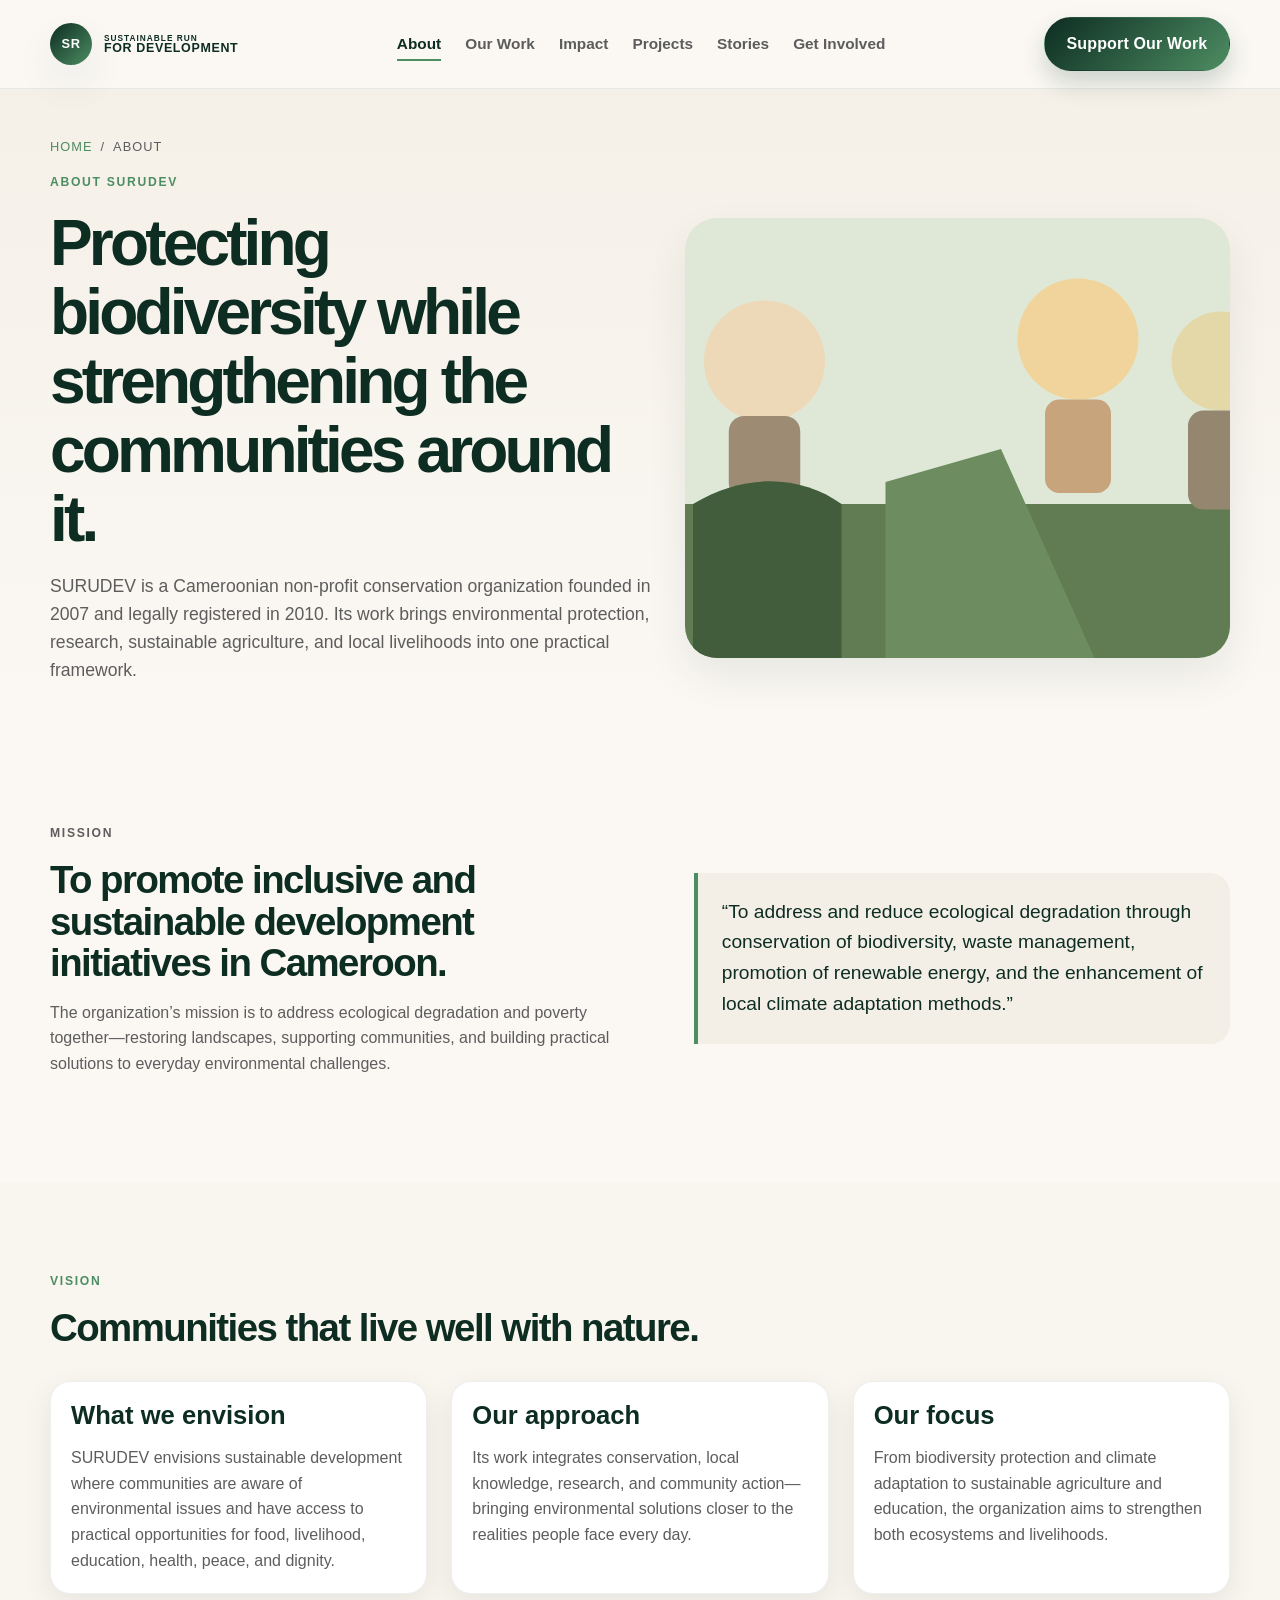
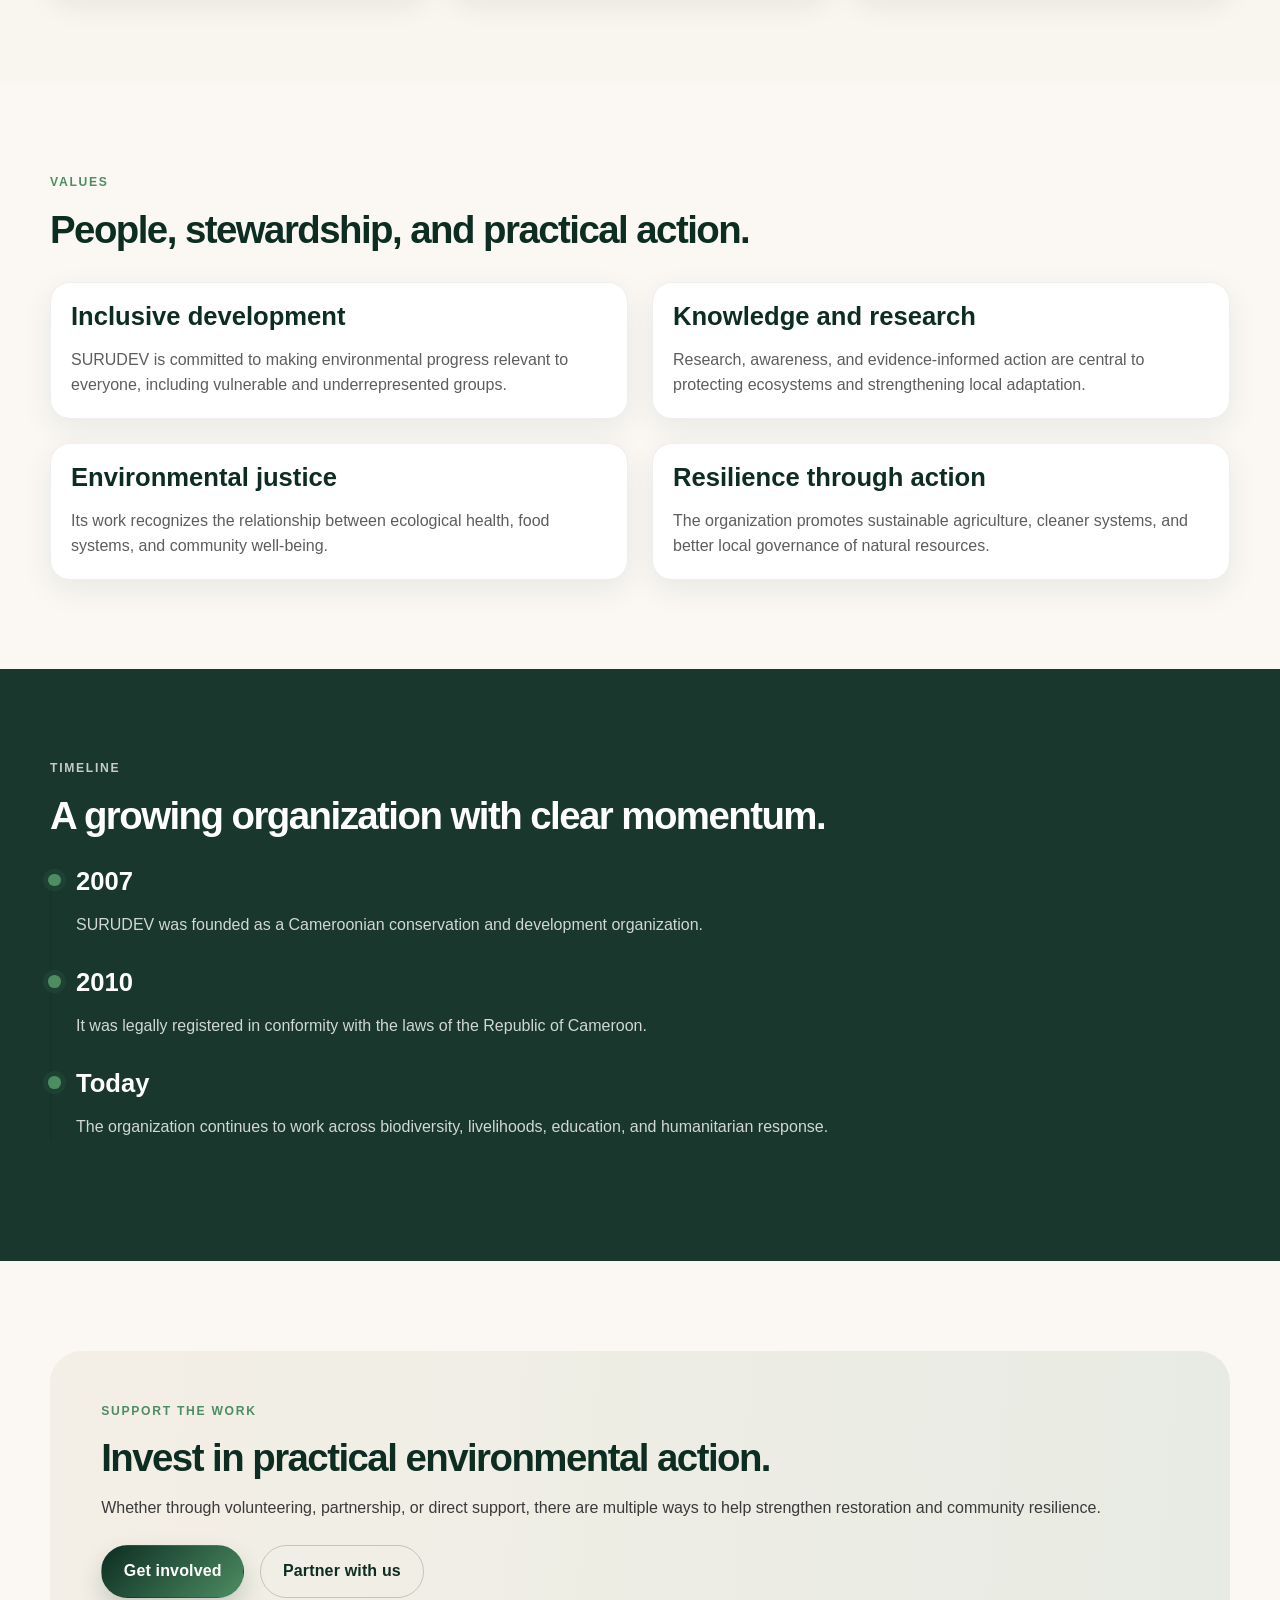
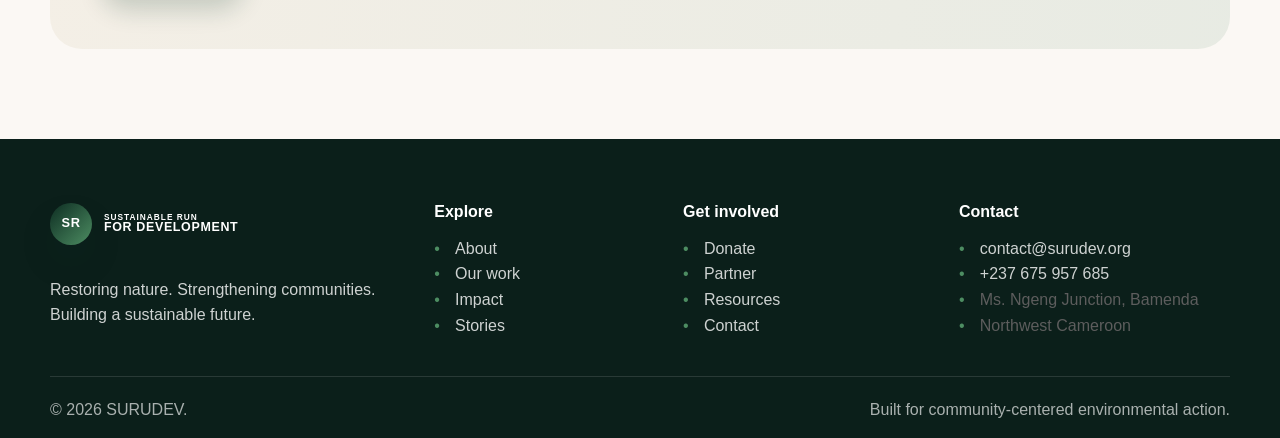
<file: about.html>
<!DOCTYPE html>
<html lang="en">
  <head>
    <meta charset="UTF-8" />
    <meta name="viewport" content="width=device-width, initial-scale=1.0" />
    <title>About | SURUDEV</title>
    <meta name="description" content="Learn about SURUDEV, its mission, vision, and the practical approach it brings to biodiversity conservation and sustainable livelihoods in Cameroon." />
    <link rel="stylesheet" href="css/styles.css" />
    <link rel="stylesheet" href="css/responsive.css" />
    <link rel="stylesheet" href="css/animations.css" />
    <script src="js/main.js" defer></script>
    <script src="js/navigation.js" defer></script>
  </head>
  <body>
    <a class="skip-link" href="#main-content">Skip to content</a>
    <header class="site-header">
      <div class="header-inner">
        <a class="brand" href="index.html" aria-label="SURUDEV home">
          <span class="brand-mark">SR</span>
          <span class="brand-text"><small>Sustainable Run</small><strong>for Development</strong></span>
        </a>
        <nav class="site-nav" aria-label="Main navigation">
          <a href="about.html" class="active">About</a>
          <a href="work.html">Our Work</a>
          <a href="impact.html">Impact</a>
          <a href="projects.html">Projects</a>
          <a href="stories.html">Stories</a>
          <a href="get-involved.html">Get Involved</a>
        </nav>
        <div class="nav-actions">
          <button class="nav-toggle" type="button" aria-label="Toggle navigation" aria-expanded="false"><span></span></button>
          <a class="btn btn-primary" href="get-involved.html">Support Our Work</a>
        </div>
      </div>
    </header>

    <main id="main-content">
      <section class="page-hero">
        <div class="container">
          <div class="breadcrumbs"><a href="index.html">Home</a><span> / </span><span>About</span></div>
          <div class="page-hero-inner reveal">
            <div>
              <p class="section-label">About SURUDEV</p>
              <h1>Protecting biodiversity while strengthening the communities around it.</h1>
              <p class="lead">SURUDEV is a Cameroonian non-profit conservation organization founded in 2007 and legally registered in 2010. Its work brings environmental protection, research, sustainable agriculture, and local livelihoods into one practical framework.</p>
            </div>
            <div class="page-hero-image reveal">
              <img src="assets/community.svg" alt="Environmental fieldwork and local community action" />
            </div>
          </div>
        </div>
      </section>

      <section class="section">
        <div class="container two-column">
          <div class="reveal">
            <p class="section-label">Mission</p>
            <h2>To promote inclusive and sustainable development initiatives in Cameroon.</h2>
            <p>The organization’s mission is to address ecological degradation and poverty together—restoring landscapes, supporting communities, and building practical solutions to everyday environmental challenges.</p>
          </div>
          <div class="reveal">
            <div class="quote-box">“To address and reduce ecological degradation through conservation of biodiversity, waste management, promotion of renewable energy, and the enhancement of local climate adaptation methods.”</div>
          </div>
        </div>
      </section>

      <section class="section" style="background: rgba(244,239,230,0.4);">
        <div class="container">
          <div class="section-intro reveal">
            <p class="section-label">Vision</p>
            <h2>Communities that live well with nature.</h2>
          </div>
          <div class="grid-3">
            <div class="card reveal">
              <div class="card-body">
                <h3>What we envision</h3>
                <p>SURUDEV envisions sustainable development where communities are aware of environmental issues and have access to practical opportunities for food, livelihood, education, health, peace, and dignity.</p>
              </div>
            </div>
            <div class="card reveal">
              <div class="card-body">
                <h3>Our approach</h3>
                <p>Its work integrates conservation, local knowledge, research, and community action—bringing environmental solutions closer to the realities people face every day.</p>
              </div>
            </div>
            <div class="card reveal">
              <div class="card-body">
                <h3>Our focus</h3>
                <p>From biodiversity protection and climate adaptation to sustainable agriculture and education, the organization aims to strengthen both ecosystems and livelihoods.</p>
              </div>
            </div>
          </div>
        </div>
      </section>

      <section class="section">
        <div class="container">
          <div class="section-intro reveal">
            <p class="section-label">Values</p>
            <h2>People, stewardship, and practical action.</h2>
          </div>
          <div class="grid-2">
            <div class="card reveal">
              <div class="card-body">
                <h3>Inclusive development</h3>
                <p>SURUDEV is committed to making environmental progress relevant to everyone, including vulnerable and underrepresented groups.</p>
              </div>
            </div>
            <div class="card reveal">
              <div class="card-body">
                <h3>Knowledge and research</h3>
                <p>Research, awareness, and evidence-informed action are central to protecting ecosystems and strengthening local adaptation.</p>
              </div>
            </div>
            <div class="card reveal">
              <div class="card-body">
                <h3>Environmental justice</h3>
                <p>Its work recognizes the relationship between ecological health, food systems, and community well-being.</p>
              </div>
            </div>
            <div class="card reveal">
              <div class="card-body">
                <h3>Resilience through action</h3>
                <p>The organization promotes sustainable agriculture, cleaner systems, and better local governance of natural resources.</p>
              </div>
            </div>
          </div>
        </div>
      </section>

      <section class="section" style="background: rgba(13,45,34,0.95); color: #fff;">
        <div class="container">
          <div class="section-intro reveal">
            <p class="section-label" style="color: rgba(255,255,255,0.75);">Timeline</p>
            <h2 style="color: #fff;">A growing organization with clear momentum.</h2>
          </div>
          <div class="timeline reveal">
            <div class="timeline-item">
              <h3 style="color: #fff;">2007</h3>
              <p style="color: rgba(255,255,255,0.8);">SURUDEV was founded as a Cameroonian conservation and development organization.</p>
            </div>
            <div class="timeline-item">
              <h3 style="color: #fff;">2010</h3>
              <p style="color: rgba(255,255,255,0.8);">It was legally registered in conformity with the laws of the Republic of Cameroon.</p>
            </div>
            <div class="timeline-item">
              <h3 style="color: #fff;">Today</h3>
              <p style="color: rgba(255,255,255,0.8);">The organization continues to work across biodiversity, livelihoods, education, and humanitarian response.</p>
            </div>
          </div>
        </div>
      </section>

      <section class="section">
        <div class="container">
          <div class="cta-panel reveal">
            <p class="section-label">Support the work</p>
            <h2>Invest in practical environmental action.</h2>
            <p>Whether through volunteering, partnership, or direct support, there are multiple ways to help strengthen restoration and community resilience.</p>
            <div class="btns">
              <a class="btn btn-primary" href="get-involved.html">Get involved</a>
              <a class="btn btn-secondary" href="partner.html">Partner with us</a>
            </div>
          </div>
        </div>
      </section>
    </main>

    <footer class="footer">
      <div class="container">
        <div class="footer-grid">
          <div>
            <a class="brand" href="index.html" aria-label="SURUDEV home" style="margin-bottom: 1rem; color: var(--color-white);">
              <span class="brand-mark">SR</span>
              <span class="brand-text"><small>Sustainable Run</small><strong>for Development</strong></span>
            </a>
            <p>Restoring nature. Strengthening communities. Building a sustainable future.</p>
          </div>
          <div>
            <h4>Explore</h4>
            <ul class="inline-list" style="margin-top: .5rem;">
              <li><a href="about.html">About</a></li>
              <li><a href="work.html">Our work</a></li>
              <li><a href="impact.html">Impact</a></li>
              <li><a href="stories.html">Stories</a></li>
            </ul>
          </div>
          <div>
            <h4>Get involved</h4>
            <ul class="inline-list" style="margin-top: .5rem;">
              <li><a href="get-involved.html">Donate</a></li>
              <li><a href="partner.html">Partner</a></li>
              <li><a href="resources.html">Resources</a></li>
              <li><a href="contact.html">Contact</a></li>
            </ul>
          </div>
          <div>
            <h4>Contact</h4>
            <ul class="inline-list" style="margin-top: .5rem;">
              <li><a href="mailto:contact@surudev.org">contact@surudev.org</a></li>
              <li><a href="tel:+237675957685">+237 675 957 685</a></li>
              <li>Ms. Ngeng Junction, Bamenda</li>
              <li>Northwest Cameroon</li>
            </ul>
          </div>
        </div>
        <div class="footer-bottom">
          <span>© 2026 SURUDEV.</span>
          <span>Built for community-centered environmental action.</span>
        </div>
      </div>
    </footer>
    <button class="btn btn-primary floating-back" type="button" data-back-to-top aria-label="Back to top">Top</button>
  </body>
</html>
</file>
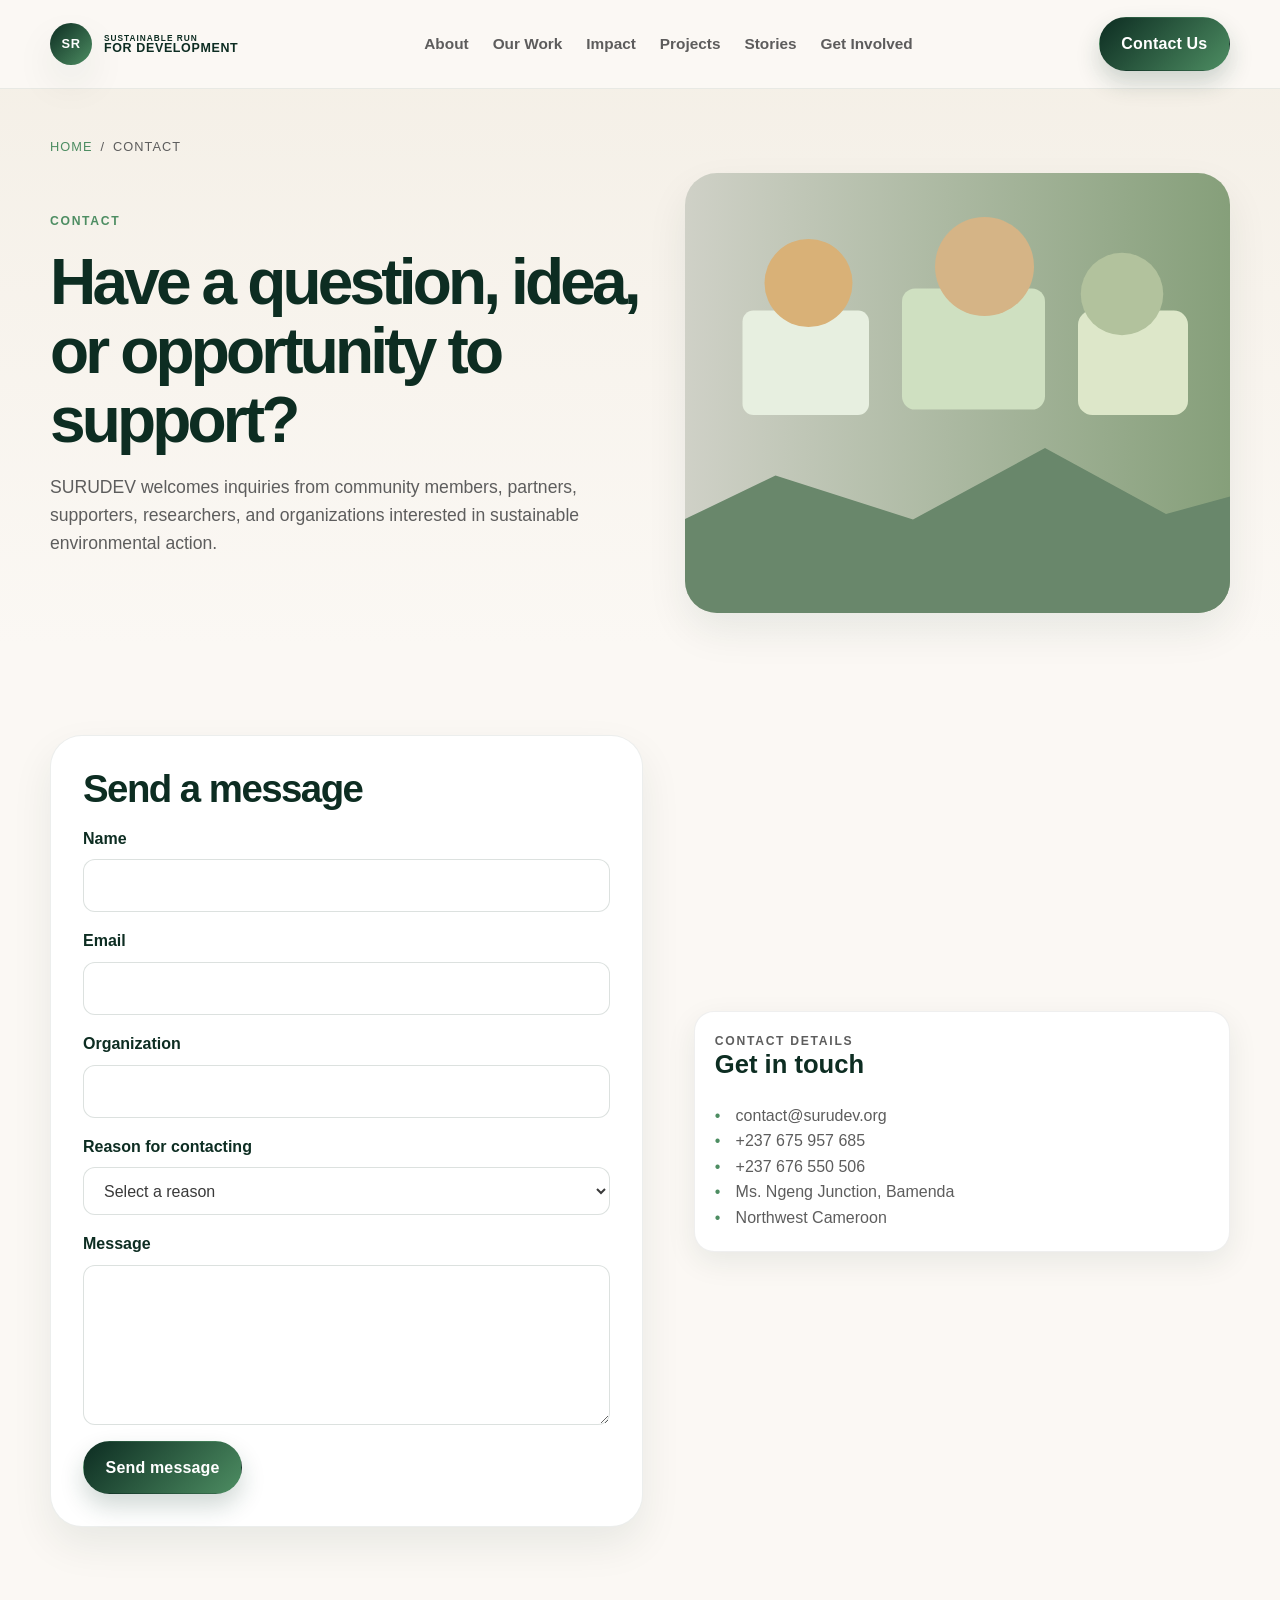
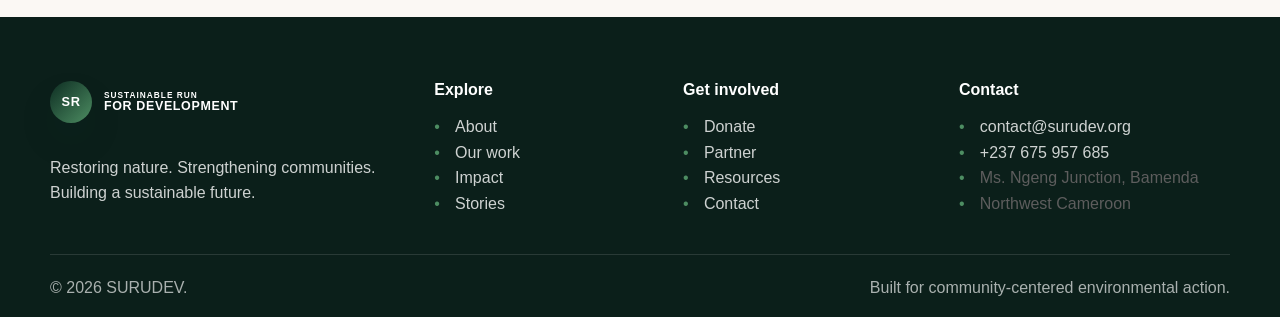
<file: contact.html>
<!DOCTYPE html>
<html lang="en">
  <head>
    <meta charset="UTF-8" />
    <meta name="viewport" content="width=device-width, initial-scale=1.0" />
    <title>Contact | SURUDEV</title>
    <meta name="description" content="Contact SURUDEV to ask questions, support the work, collaborate, or learn more about current projects and opportunities." />
    <link rel="stylesheet" href="css/styles.css" />
    <link rel="stylesheet" href="css/responsive.css" />
    <link rel="stylesheet" href="css/animations.css" />
    <script src="js/main.js" defer></script>
    <script src="js/navigation.js" defer></script>
    <script src="js/forms.js" defer></script>
  </head>
  <body>
    <a class="skip-link" href="#main-content">Skip to content</a>
    <header class="site-header">
      <div class="header-inner">
        <a class="brand" href="index.html" aria-label="SURUDEV home">
          <span class="brand-mark">SR</span>
          <span class="brand-text"><small>Sustainable Run</small><strong>for Development</strong></span>
        </a>
        <nav class="site-nav" aria-label="Main navigation">
          <a href="about.html">About</a>
          <a href="work.html">Our Work</a>
          <a href="impact.html">Impact</a>
          <a href="projects.html">Projects</a>
          <a href="stories.html">Stories</a>
          <a href="get-involved.html">Get Involved</a>
        </nav>
        <div class="nav-actions">
          <button class="nav-toggle" type="button" aria-label="Toggle navigation" aria-expanded="false"><span></span></button>
          <a class="btn btn-primary" href="contact.html">Contact Us</a>
        </div>
      </div>
    </header>

    <main id="main-content">
      <section class="page-hero">
        <div class="container">
          <div class="breadcrumbs"><a href="index.html">Home</a><span> / </span><span>Contact</span></div>
          <div class="page-hero-inner reveal">
            <div>
              <p class="section-label">Contact</p>
              <h1>Have a question, idea, or opportunity to support?</h1>
              <p class="lead">SURUDEV welcomes inquiries from community members, partners, supporters, researchers, and organizations interested in sustainable environmental action.</p>
            </div>
            <div class="page-hero-image reveal">
              <img src="assets/education.svg" alt="Contact and communication in a community environment" />
            </div>
          </div>
        </div>
      </section>

      <section class="section">
        <div class="container two-column">
          <div class="form-card reveal">
            <h2>Send a message</h2>
            <form data-form>
              <div class="field-group">
                <label for="name">Name</label>
                <input id="name" name="name" type="text" required />
              </div>
              <div class="field-group">
                <label for="email">Email</label>
                <input id="email" name="email" type="email" required />
              </div>
              <div class="field-group">
                <label for="organization">Organization</label>
                <input id="organization" name="organization" type="text" />
              </div>
              <div class="field-group">
                <label for="reason">Reason for contacting</label>
                <select id="reason" name="reason" required>
                  <option value="">Select a reason</option>
                  <option value="support">Support</option>
                  <option value="volunteer">Volunteer</option>
                  <option value="partner">Partner</option>
                  <option value="research">Research</option>
                  <option value="general">General inquiry</option>
                </select>
              </div>
              <div class="field-group">
                <label for="message">Message</label>
                <textarea id="message" name="message" required></textarea>
              </div>
              <button type="submit" class="btn btn-primary">Send message</button>
              <div class="form-feedback" aria-live="polite"></div>
            </form>
          </div>

          <div class="reveal">
            <div class="card">
              <div class="card-body">
                <p class="section-label">Contact details</p>
                <h3>Get in touch</h3>
                <ul class="inline-list">
                  <li><a href="mailto:contact@surudev.org">contact@surudev.org</a></li>
                  <li><a href="tel:+237675957685">+237 675 957 685</a></li>
                  <li><a href="tel:+237676550506">+237 676 550 506</a></li>
                  <li>Ms. Ngeng Junction, Bamenda</li>
                  <li>Northwest Cameroon</li>
                </ul>
              </div>
            </div>
          </div>
        </div>
      </section>
    </main>

    <footer class="footer">
      <div class="container">
        <div class="footer-grid">
          <div>
            <a class="brand" href="index.html" aria-label="SURUDEV home" style="margin-bottom: 1rem; color: var(--color-white);">
              <span class="brand-mark">SR</span>
              <span class="brand-text"><small>Sustainable Run</small><strong>for Development</strong></span>
            </a>
            <p>Restoring nature. Strengthening communities. Building a sustainable future.</p>
          </div>
          <div>
            <h4>Explore</h4>
            <ul class="inline-list" style="margin-top: .5rem;">
              <li><a href="about.html">About</a></li>
              <li><a href="work.html">Our work</a></li>
              <li><a href="impact.html">Impact</a></li>
              <li><a href="stories.html">Stories</a></li>
            </ul>
          </div>
          <div>
            <h4>Get involved</h4>
            <ul class="inline-list" style="margin-top: .5rem;">
              <li><a href="get-involved.html">Donate</a></li>
              <li><a href="partner.html">Partner</a></li>
              <li><a href="resources.html">Resources</a></li>
              <li><a href="contact.html">Contact</a></li>
            </ul>
          </div>
          <div>
            <h4>Contact</h4>
            <ul class="inline-list" style="margin-top: .5rem;">
              <li><a href="mailto:contact@surudev.org">contact@surudev.org</a></li>
              <li><a href="tel:+237675957685">+237 675 957 685</a></li>
              <li>Ms. Ngeng Junction, Bamenda</li>
              <li>Northwest Cameroon</li>
            </ul>
          </div>
        </div>
        <div class="footer-bottom">
          <span>© 2026 SURUDEV.</span>
          <span>Built for community-centered environmental action.</span>
        </div>
      </div>
    </footer>
    <button class="btn btn-primary floating-back" type="button" data-back-to-top aria-label="Back to top">Top</button>
  </body>
</html>
</file>
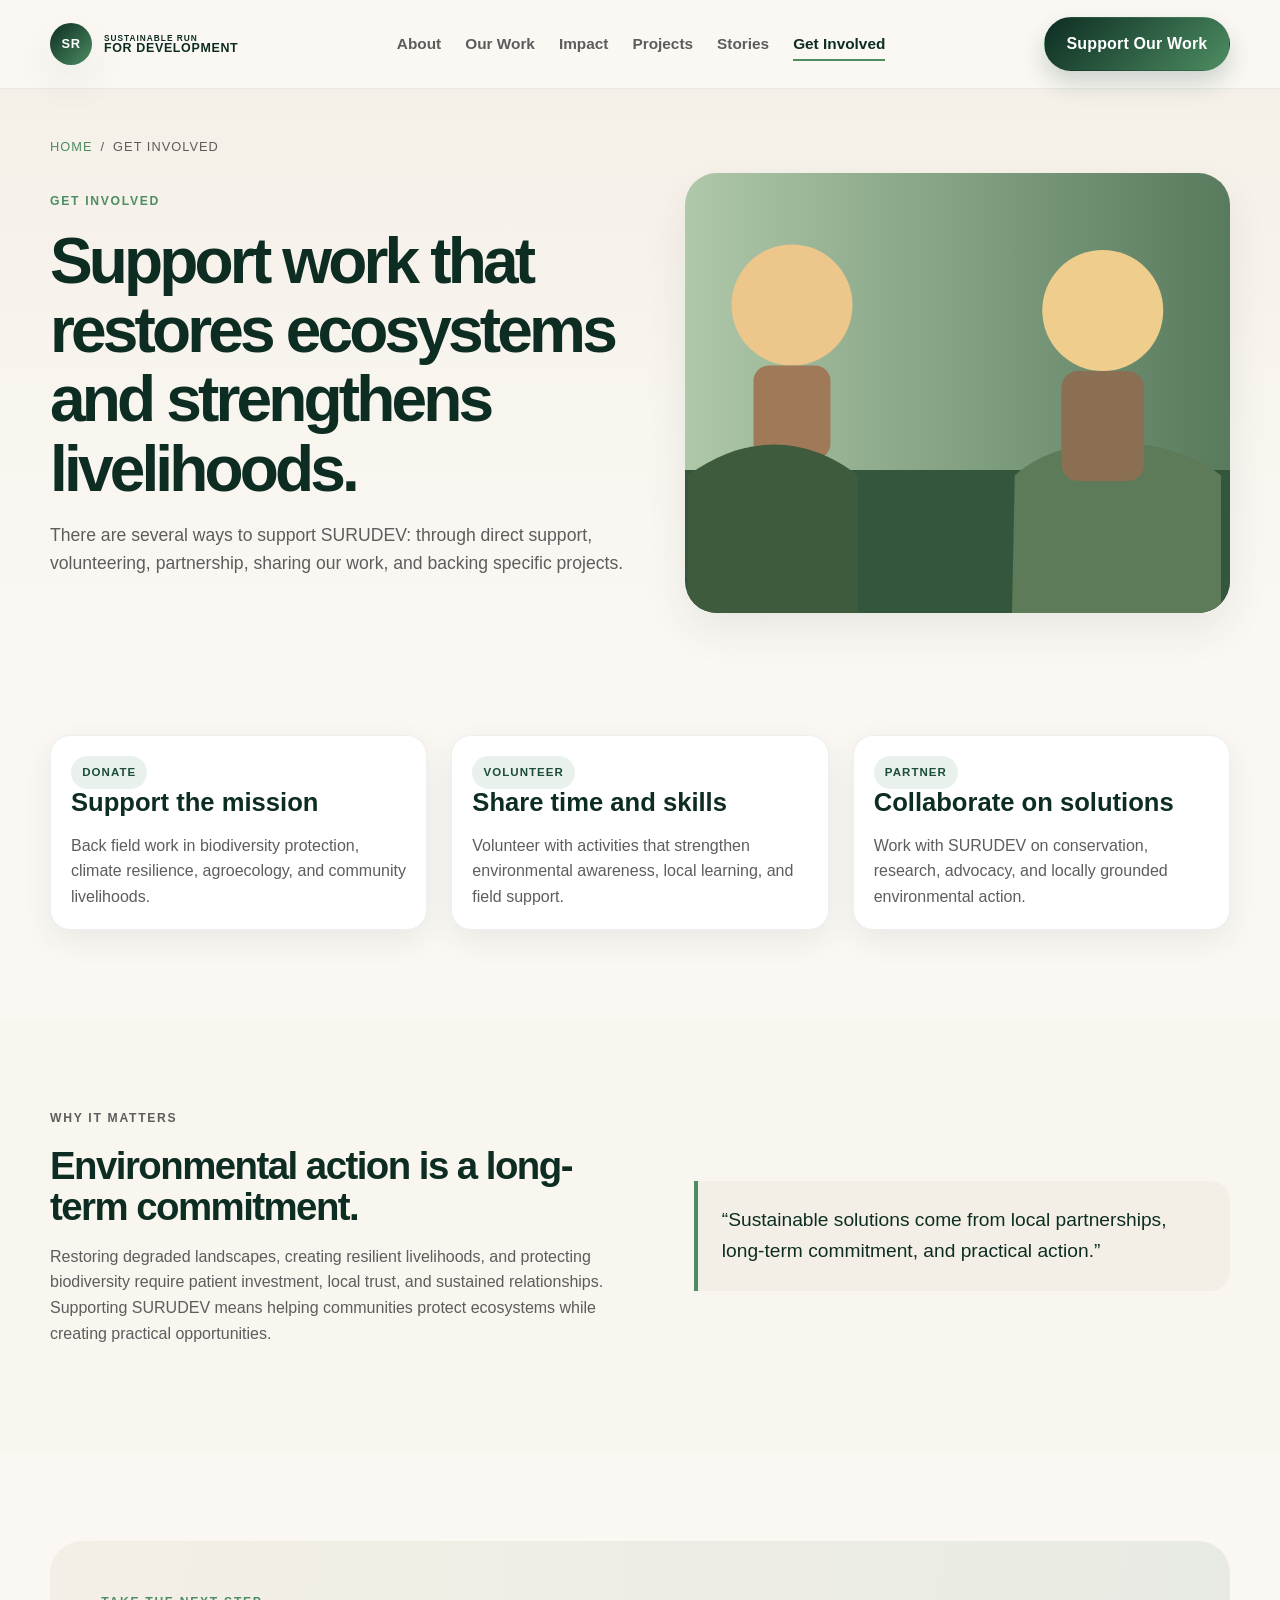
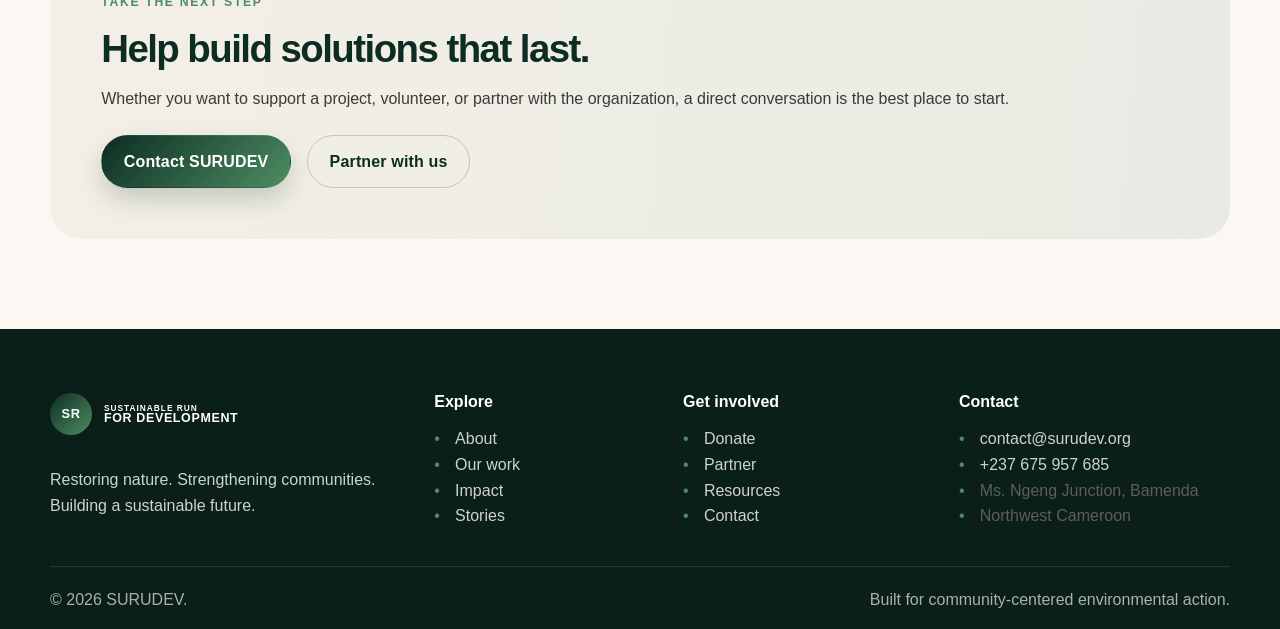
<file: get-involved.html>
<!DOCTYPE html>
<html lang="en">
  <head>
    <meta charset="UTF-8" />
    <meta name="viewport" content="width=device-width, initial-scale=1.0" />
    <title>Get Involved | SURUDEV</title>
    <meta name="description" content="Support SURUDEV by volunteering, partnering, or backing conservation and community livelihood initiatives in Cameroon." />
    <link rel="stylesheet" href="css/styles.css" />
    <link rel="stylesheet" href="css/responsive.css" />
    <link rel="stylesheet" href="css/animations.css" />
    <script src="js/main.js" defer></script>
    <script src="js/navigation.js" defer></script>
  </head>
  <body>
    <a class="skip-link" href="#main-content">Skip to content</a>
    <header class="site-header">
      <div class="header-inner">
        <a class="brand" href="index.html" aria-label="SURUDEV home">
          <span class="brand-mark">SR</span>
          <span class="brand-text"><small>Sustainable Run</small><strong>for Development</strong></span>
        </a>
        <nav class="site-nav" aria-label="Main navigation">
          <a href="about.html">About</a>
          <a href="work.html">Our Work</a>
          <a href="impact.html">Impact</a>
          <a href="projects.html">Projects</a>
          <a href="stories.html">Stories</a>
          <a href="get-involved.html" class="active">Get Involved</a>
        </nav>
        <div class="nav-actions">
          <button class="nav-toggle" type="button" aria-label="Toggle navigation" aria-expanded="false"><span></span></button>
          <a class="btn btn-primary" href="get-involved.html">Support Our Work</a>
        </div>
      </div>
    </header>

    <main id="main-content">
      <section class="page-hero">
        <div class="container">
          <div class="breadcrumbs"><a href="index.html">Home</a><span> / </span><span>Get Involved</span></div>
          <div class="page-hero-inner reveal">
            <div>
              <p class="section-label">Get involved</p>
              <h1>Support work that restores ecosystems and strengthens livelihoods.</h1>
              <p class="lead">There are several ways to support SURUDEV: through direct support, volunteering, partnership, sharing our work, and backing specific projects.</p>
            </div>
            <div class="page-hero-image reveal">
              <img src="assets/community-2.svg" alt="Community action and volunteerism in environmental work" />
            </div>
          </div>
        </div>
      </section>

      <section class="section">
        <div class="container">
          <div class="grid-3">
            <div class="card reveal">
              <div class="card-body">
                <span class="badge">Donate</span>
                <h3>Support the mission</h3>
                <p>Back field work in biodiversity protection, climate resilience, agroecology, and community livelihoods.</p>
              </div>
            </div>
            <div class="card reveal">
              <div class="card-body">
                <span class="badge">Volunteer</span>
                <h3>Share time and skills</h3>
                <p>Volunteer with activities that strengthen environmental awareness, local learning, and field support.</p>
              </div>
            </div>
            <div class="card reveal">
              <div class="card-body">
                <span class="badge">Partner</span>
                <h3>Collaborate on solutions</h3>
                <p>Work with SURUDEV on conservation, research, advocacy, and locally grounded environmental action.</p>
              </div>
            </div>
          </div>
        </div>
      </section>

      <section class="section" style="background: rgba(244,239,230,0.4);">
        <div class="container two-column">
          <div class="reveal">
            <p class="section-label">Why it matters</p>
            <h2>Environmental action is a long-term commitment.</h2>
            <p>Restoring degraded landscapes, creating resilient livelihoods, and protecting biodiversity require patient investment, local trust, and sustained relationships. Supporting SURUDEV means helping communities protect ecosystems while creating practical opportunities.</p>
          </div>
          <div class="quote-box reveal">“Sustainable solutions come from local partnerships, long-term commitment, and practical action.”</div>
        </div>
      </section>

      <section class="section">
        <div class="container">
          <div class="cta-panel reveal">
            <p class="section-label">Take the next step</p>
            <h2>Help build solutions that last.</h2>
            <p>Whether you want to support a project, volunteer, or partner with the organization, a direct conversation is the best place to start.</p>
            <div class="btns">
              <a class="btn btn-primary" href="contact.html">Contact SURUDEV</a>
              <a class="btn btn-secondary" href="partner.html">Partner with us</a>
            </div>
          </div>
        </div>
      </section>
    </main>

    <footer class="footer">
      <div class="container">
        <div class="footer-grid">
          <div>
            <a class="brand" href="index.html" aria-label="SURUDEV home" style="margin-bottom: 1rem; color: var(--color-white);">
              <span class="brand-mark">SR</span>
              <span class="brand-text"><small>Sustainable Run</small><strong>for Development</strong></span>
            </a>
            <p>Restoring nature. Strengthening communities. Building a sustainable future.</p>
          </div>
          <div>
            <h4>Explore</h4>
            <ul class="inline-list" style="margin-top: .5rem;">
              <li><a href="about.html">About</a></li>
              <li><a href="work.html">Our work</a></li>
              <li><a href="impact.html">Impact</a></li>
              <li><a href="stories.html">Stories</a></li>
            </ul>
          </div>
          <div>
            <h4>Get involved</h4>
            <ul class="inline-list" style="margin-top: .5rem;">
              <li><a href="get-involved.html">Donate</a></li>
              <li><a href="partner.html">Partner</a></li>
              <li><a href="resources.html">Resources</a></li>
              <li><a href="contact.html">Contact</a></li>
            </ul>
          </div>
          <div>
            <h4>Contact</h4>
            <ul class="inline-list" style="margin-top: .5rem;">
              <li><a href="mailto:contact@surudev.org">contact@surudev.org</a></li>
              <li><a href="tel:+237675957685">+237 675 957 685</a></li>
              <li>Ms. Ngeng Junction, Bamenda</li>
              <li>Northwest Cameroon</li>
            </ul>
          </div>
        </div>
        <div class="footer-bottom">
          <span>© 2026 SURUDEV.</span>
          <span>Built for community-centered environmental action.</span>
        </div>
      </div>
    </footer>
    <button class="btn btn-primary floating-back" type="button" data-back-to-top aria-label="Back to top">Top</button>
  </body>
</html>
</file>
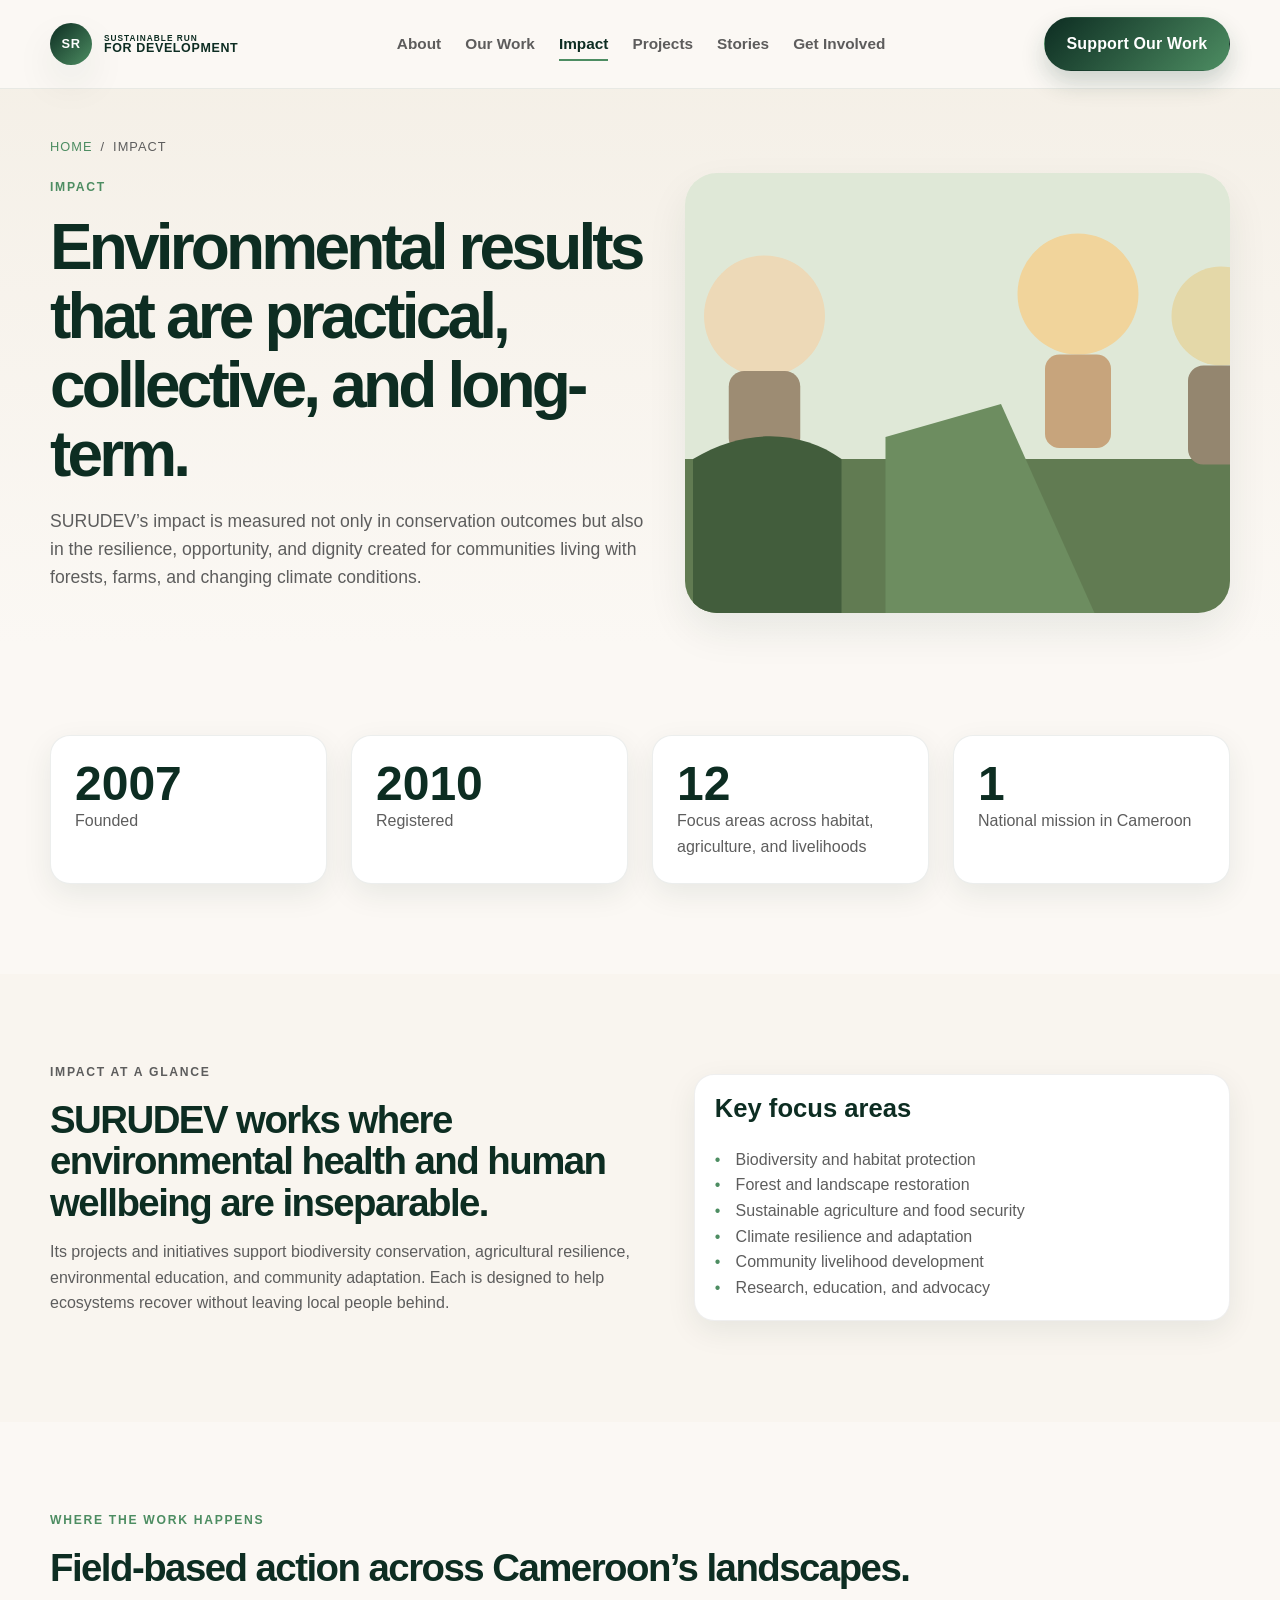
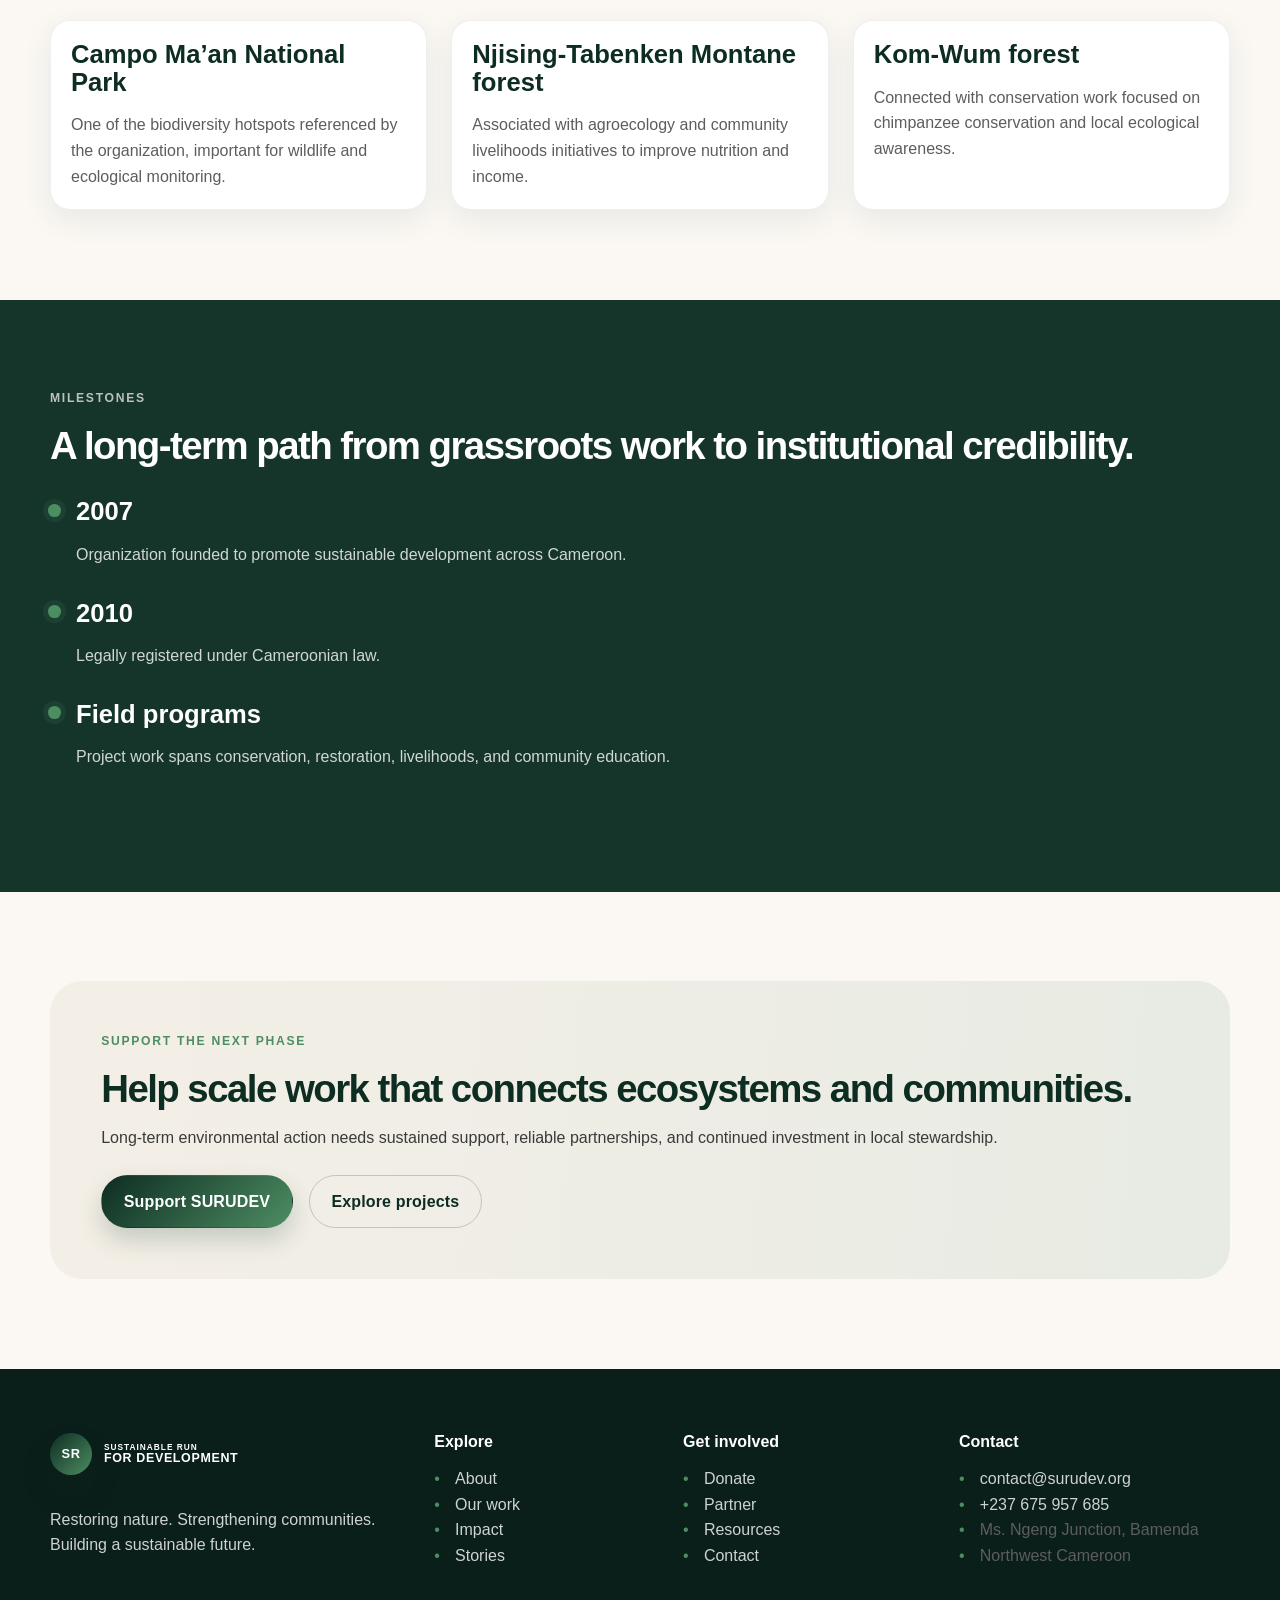
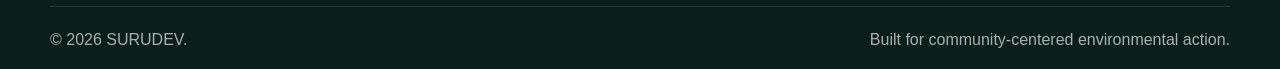
<file: impact.html>
<!DOCTYPE html>
<html lang="en">
  <head>
    <meta charset="UTF-8" />
    <meta name="viewport" content="width=device-width, initial-scale=1.0" />
    <title>Impact | SURUDEV</title>
    <meta name="description" content="SURUDEV’s impact is measured through biodiversity protection, climate resilience, community livelihoods, and sustainable development in Cameroon." />
    <link rel="stylesheet" href="css/styles.css" />
    <link rel="stylesheet" href="css/responsive.css" />
    <link rel="stylesheet" href="css/animations.css" />
    <script src="js/main.js" defer></script>
    <script src="js/navigation.js" defer></script>
  </head>
  <body>
    <a class="skip-link" href="#main-content">Skip to content</a>
    <header class="site-header">
      <div class="header-inner">
        <a class="brand" href="index.html" aria-label="SURUDEV home">
          <span class="brand-mark">SR</span>
          <span class="brand-text"><small>Sustainable Run</small><strong>for Development</strong></span>
        </a>
        <nav class="site-nav" aria-label="Main navigation">
          <a href="about.html">About</a>
          <a href="work.html">Our Work</a>
          <a href="impact.html" class="active">Impact</a>
          <a href="projects.html">Projects</a>
          <a href="stories.html">Stories</a>
          <a href="get-involved.html">Get Involved</a>
        </nav>
        <div class="nav-actions">
          <button class="nav-toggle" type="button" aria-label="Toggle navigation" aria-expanded="false"><span></span></button>
          <a class="btn btn-primary" href="get-involved.html">Support Our Work</a>
        </div>
      </div>
    </header>

    <main id="main-content">
      <section class="page-hero">
        <div class="container">
          <div class="breadcrumbs"><a href="index.html">Home</a><span> / </span><span>Impact</span></div>
          <div class="page-hero-inner reveal">
            <div>
              <p class="section-label">Impact</p>
              <h1>Environmental results that are practical, collective, and long-term.</h1>
              <p class="lead">SURUDEV’s impact is measured not only in conservation outcomes but also in the resilience, opportunity, and dignity created for communities living with forests, farms, and changing climate conditions.</p>
            </div>
            <div class="page-hero-image reveal">
              <img src="assets/community.svg" alt="Community and environment recovery work" />
            </div>
          </div>
        </div>
      </section>

      <section class="section">
        <div class="container">
          <div class="stat-list reveal">
            <div class="stat-panel"><strong data-counter="2007" data-suffix="">2007</strong><span>Founded</span></div>
            <div class="stat-panel"><strong data-counter="2010" data-suffix="">2010</strong><span>Registered</span></div>
            <div class="stat-panel"><strong data-counter="12" data-suffix="+">12</strong><span>Focus areas across habitat, agriculture, and livelihoods</span></div>
            <div class="stat-panel"><strong data-counter="1" data-suffix="">1</strong><span>National mission in Cameroon</span></div>
          </div>
        </div>
      </section>

      <section class="section" style="background: rgba(244,239,230,0.4);">
        <div class="container two-column">
          <div class="reveal">
            <p class="section-label">Impact at a glance</p>
            <h2>SURUDEV works where environmental health and human wellbeing are inseparable.</h2>
            <p>Its projects and initiatives support biodiversity conservation, agricultural resilience, environmental education, and community adaptation. Each is designed to help ecosystems recover without leaving local people behind.</p>
          </div>
          <div class="reveal">
            <div class="card">
              <div class="card-body">
                <h3>Key focus areas</h3>
                <ul class="inline-list">
                  <li>Biodiversity and habitat protection</li>
                  <li>Forest and landscape restoration</li>
                  <li>Sustainable agriculture and food security</li>
                  <li>Climate resilience and adaptation</li>
                  <li>Community livelihood development</li>
                  <li>Research, education, and advocacy</li>
                </ul>
              </div>
            </div>
          </div>
        </div>
      </section>

      <section class="section">
        <div class="container">
          <div class="section-intro reveal">
            <p class="section-label">Where the work happens</p>
            <h2>Field-based action across Cameroon’s landscapes.</h2>
          </div>
          <div class="grid-3">
            <div class="card reveal">
              <div class="card-body">
                <h3>Campo Ma’an National Park</h3>
                <p>One of the biodiversity hotspots referenced by the organization, important for wildlife and ecological monitoring.</p>
              </div>
            </div>
            <div class="card reveal">
              <div class="card-body">
                <h3>Njising-Tabenken Montane forest</h3>
                <p>Associated with agroecology and community livelihoods initiatives to improve nutrition and income.</p>
              </div>
            </div>
            <div class="card reveal">
              <div class="card-body">
                <h3>Kom-Wum forest</h3>
                <p>Connected with conservation work focused on chimpanzee conservation and local ecological awareness.</p>
              </div>
            </div>
          </div>
        </div>
      </section>

      <section class="section" style="background: rgba(13,45,34,0.96); color: #fff;">
        <div class="container">
          <div class="section-intro reveal">
            <p class="section-label" style="color: rgba(255,255,255,0.7);">Milestones</p>
            <h2 style="color: #fff;">A long-term path from grassroots work to institutional credibility.</h2>
          </div>
          <div class="timeline reveal">
            <div class="timeline-item">
              <h3 style="color: #fff;">2007</h3>
              <p style="color: rgba(255,255,255,0.8);">Organization founded to promote sustainable development across Cameroon.</p>
            </div>
            <div class="timeline-item">
              <h3 style="color: #fff;">2010</h3>
              <p style="color: rgba(255,255,255,0.8);">Legally registered under Cameroonian law.</p>
            </div>
            <div class="timeline-item">
              <h3 style="color: #fff;">Field programs</h3>
              <p style="color: rgba(255,255,255,0.8);">Project work spans conservation, restoration, livelihoods, and community education.</p>
            </div>
          </div>
        </div>
      </section>

      <section class="section">
        <div class="container">
          <div class="cta-panel reveal">
            <p class="section-label">Support the next phase</p>
            <h2>Help scale work that connects ecosystems and communities.</h2>
            <p>Long-term environmental action needs sustained support, reliable partnerships, and continued investment in local stewardship.</p>
            <div class="btns">
              <a class="btn btn-primary" href="get-involved.html">Support SURUDEV</a>
              <a class="btn btn-secondary" href="projects.html">Explore projects</a>
            </div>
          </div>
        </div>
      </section>
    </main>

    <footer class="footer">
      <div class="container">
        <div class="footer-grid">
          <div>
            <a class="brand" href="index.html" aria-label="SURUDEV home" style="margin-bottom: 1rem; color: var(--color-white);">
              <span class="brand-mark">SR</span>
              <span class="brand-text"><small>Sustainable Run</small><strong>for Development</strong></span>
            </a>
            <p>Restoring nature. Strengthening communities. Building a sustainable future.</p>
          </div>
          <div>
            <h4>Explore</h4>
            <ul class="inline-list" style="margin-top: .5rem;">
              <li><a href="about.html">About</a></li>
              <li><a href="work.html">Our work</a></li>
              <li><a href="impact.html">Impact</a></li>
              <li><a href="stories.html">Stories</a></li>
            </ul>
          </div>
          <div>
            <h4>Get involved</h4>
            <ul class="inline-list" style="margin-top: .5rem;">
              <li><a href="get-involved.html">Donate</a></li>
              <li><a href="partner.html">Partner</a></li>
              <li><a href="resources.html">Resources</a></li>
              <li><a href="contact.html">Contact</a></li>
            </ul>
          </div>
          <div>
            <h4>Contact</h4>
            <ul class="inline-list" style="margin-top: .5rem;">
              <li><a href="mailto:contact@surudev.org">contact@surudev.org</a></li>
              <li><a href="tel:+237675957685">+237 675 957 685</a></li>
              <li>Ms. Ngeng Junction, Bamenda</li>
              <li>Northwest Cameroon</li>
            </ul>
          </div>
        </div>
        <div class="footer-bottom">
          <span>© 2026 SURUDEV.</span>
          <span>Built for community-centered environmental action.</span>
        </div>
      </div>
    </footer>
    <button class="btn btn-primary floating-back" type="button" data-back-to-top aria-label="Back to top">Top</button>
  </body>
</html>
</file>
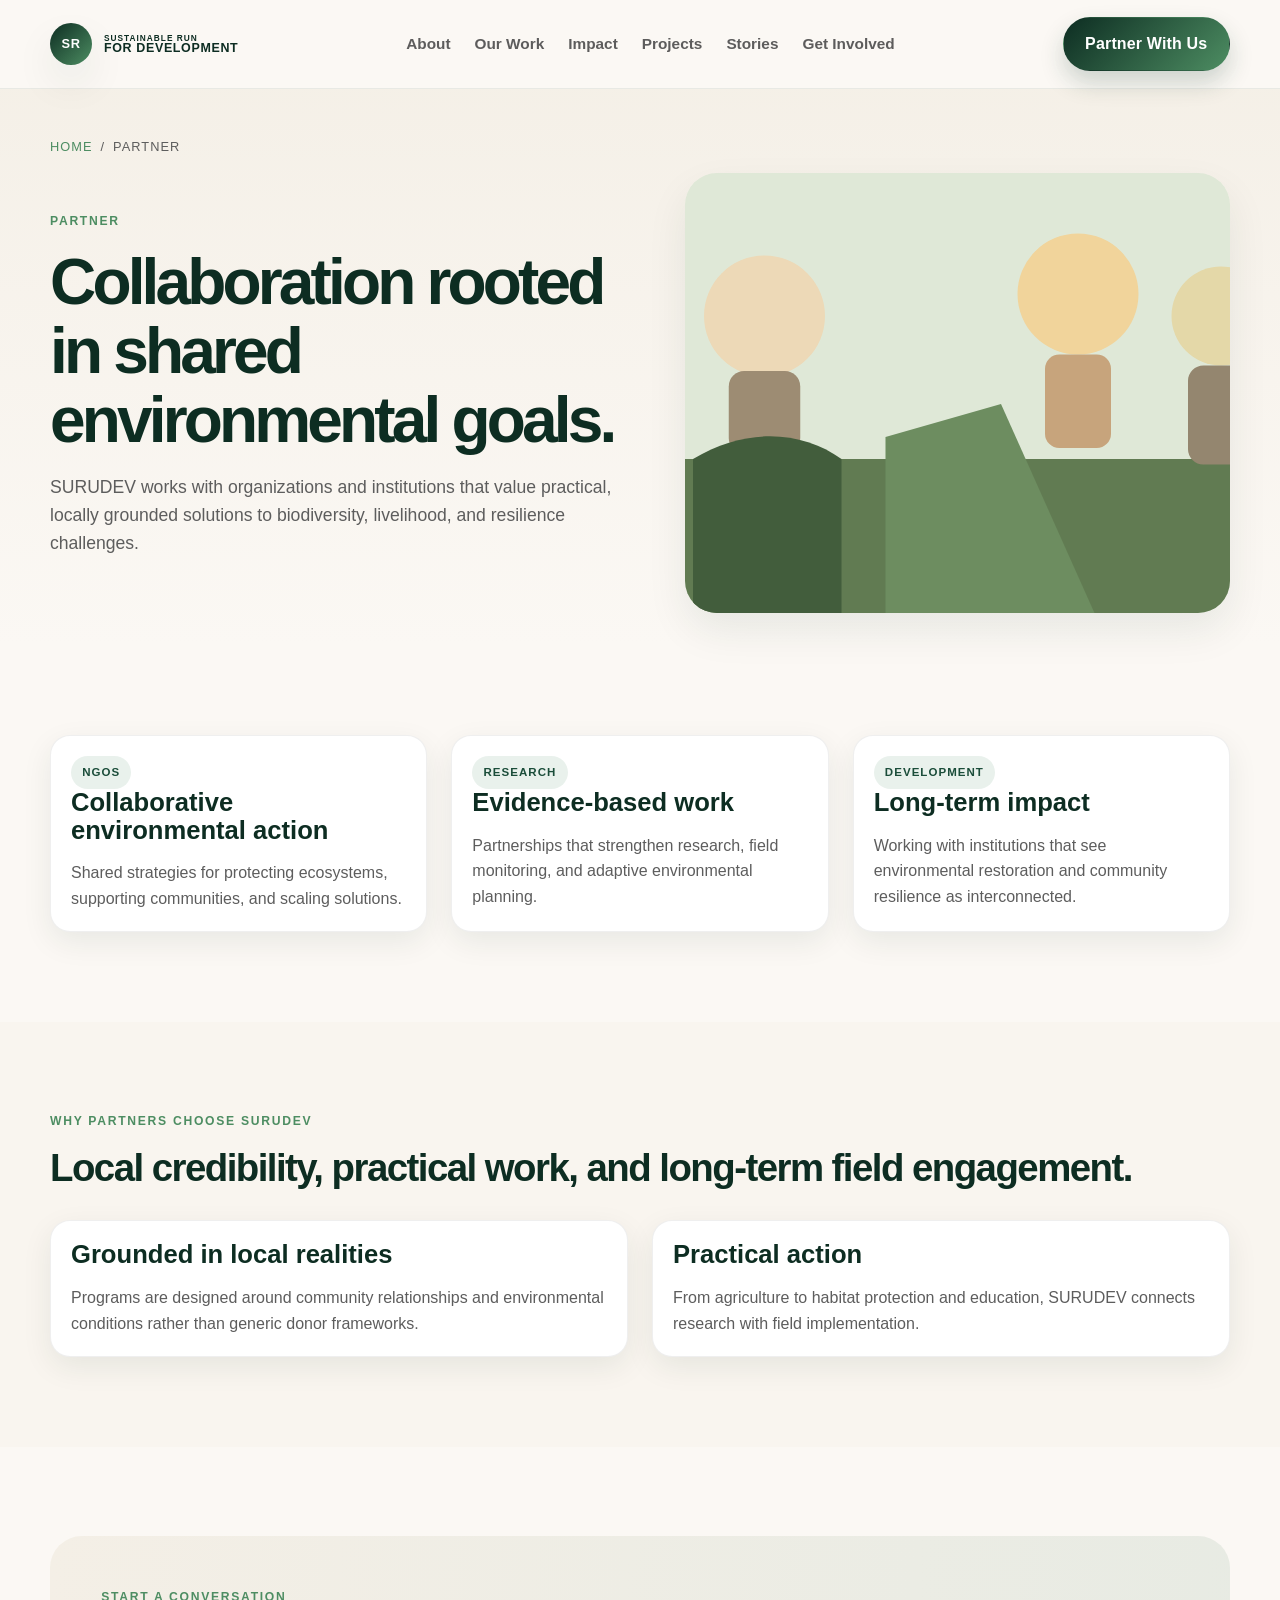
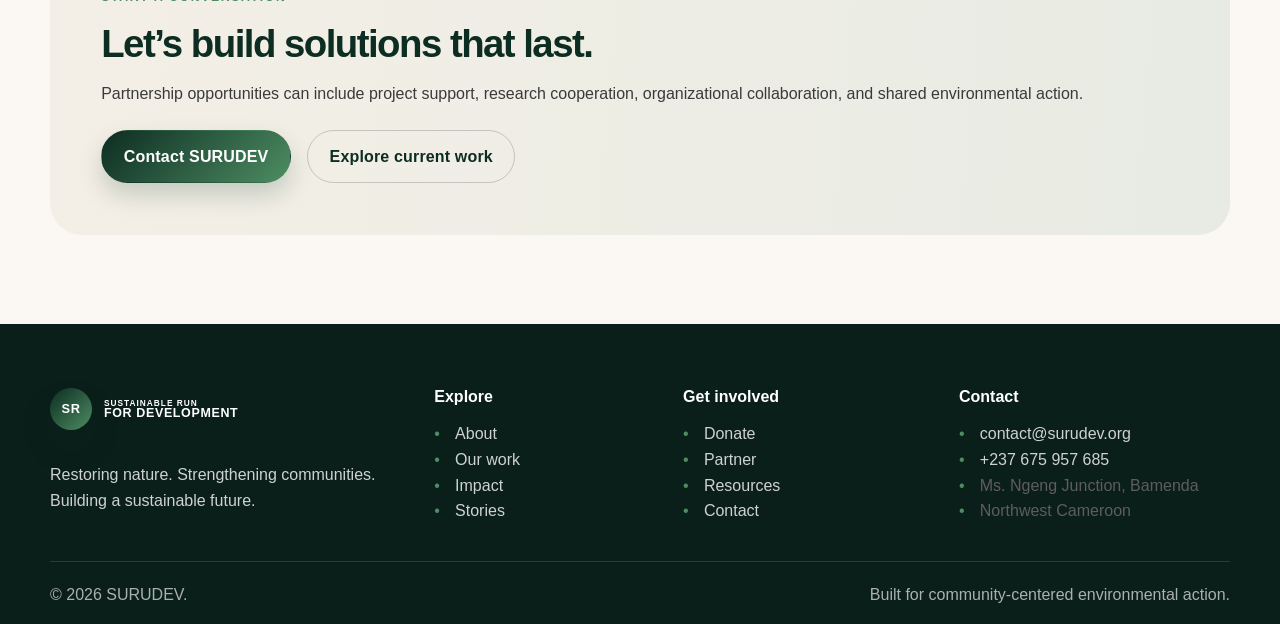
<file: partner.html>
<!DOCTYPE html>
<html lang="en">
  <head>
    <meta charset="UTF-8" />
    <meta name="viewport" content="width=device-width, initial-scale=1.0" />
    <title>Partner | SURUDEV</title>
    <meta name="description" content="Partner with SURUDEV to support biodiversity, community livelihoods, research, and sustainable environmental action in Cameroon." />
    <link rel="stylesheet" href="css/styles.css" />
    <link rel="stylesheet" href="css/responsive.css" />
    <link rel="stylesheet" href="css/animations.css" />
    <script src="js/main.js" defer></script>
    <script src="js/navigation.js" defer></script>
  </head>
  <body>
    <a class="skip-link" href="#main-content">Skip to content</a>
    <header class="site-header">
      <div class="header-inner">
        <a class="brand" href="index.html" aria-label="SURUDEV home">
          <span class="brand-mark">SR</span>
          <span class="brand-text"><small>Sustainable Run</small><strong>for Development</strong></span>
        </a>
        <nav class="site-nav" aria-label="Main navigation">
          <a href="about.html">About</a>
          <a href="work.html">Our Work</a>
          <a href="impact.html">Impact</a>
          <a href="projects.html">Projects</a>
          <a href="stories.html">Stories</a>
          <a href="get-involved.html">Get Involved</a>
        </nav>
        <div class="nav-actions">
          <button class="nav-toggle" type="button" aria-label="Toggle navigation" aria-expanded="false"><span></span></button>
          <a class="btn btn-primary" href="contact.html">Partner With Us</a>
        </div>
      </div>
    </header>

    <main id="main-content">
      <section class="page-hero">
        <div class="container">
          <div class="breadcrumbs"><a href="index.html">Home</a><span> / </span><span>Partner</span></div>
          <div class="page-hero-inner reveal">
            <div>
              <p class="section-label">Partner</p>
              <h1>Collaboration rooted in shared environmental goals.</h1>
              <p class="lead">SURUDEV works with organizations and institutions that value practical, locally grounded solutions to biodiversity, livelihood, and resilience challenges.</p>
            </div>
            <div class="page-hero-image reveal">
              <img src="assets/community.svg" alt="People working together on a conservation initiative" />
            </div>
          </div>
        </div>
      </section>

      <section class="section">
        <div class="container">
          <div class="grid-3">
            <div class="card reveal">
              <div class="card-body">
                <span class="badge">NGOs</span>
                <h3>Collaborative environmental action</h3>
                <p>Shared strategies for protecting ecosystems, supporting communities, and scaling solutions.</p>
              </div>
            </div>
            <div class="card reveal">
              <div class="card-body">
                <span class="badge">Research</span>
                <h3>Evidence-based work</h3>
                <p>Partnerships that strengthen research, field monitoring, and adaptive environmental planning.</p>
              </div>
            </div>
            <div class="card reveal">
              <div class="card-body">
                <span class="badge">Development</span>
                <h3>Long-term impact</h3>
                <p>Working with institutions that see environmental restoration and community resilience as interconnected.</p>
              </div>
            </div>
          </div>
        </div>
      </section>

      <section class="section" style="background: rgba(244,239,230,0.4);">
        <div class="container">
          <div class="section-intro reveal">
            <p class="section-label">Why partners choose SURUDEV</p>
            <h2>Local credibility, practical work, and long-term field engagement.</h2>
          </div>
          <div class="grid-2">
            <div class="card reveal">
              <div class="card-body">
                <h3>Grounded in local realities</h3>
                <p>Programs are designed around community relationships and environmental conditions rather than generic donor frameworks.</p>
              </div>
            </div>
            <div class="card reveal">
              <div class="card-body">
                <h3>Practical action</h3>
                <p>From agriculture to habitat protection and education, SURUDEV connects research with field implementation.</p>
              </div>
            </div>
          </div>
        </div>
      </section>

      <section class="section">
        <div class="container">
          <div class="cta-panel reveal">
            <p class="section-label">Start a conversation</p>
            <h2>Let’s build solutions that last.</h2>
            <p>Partnership opportunities can include project support, research cooperation, organizational collaboration, and shared environmental action.</p>
            <div class="btns">
              <a class="btn btn-primary" href="contact.html">Contact SURUDEV</a>
              <a class="btn btn-secondary" href="projects.html">Explore current work</a>
            </div>
          </div>
        </div>
      </section>
    </main>

    <footer class="footer">
      <div class="container">
        <div class="footer-grid">
          <div>
            <a class="brand" href="index.html" aria-label="SURUDEV home" style="margin-bottom: 1rem; color: var(--color-white);">
              <span class="brand-mark">SR</span>
              <span class="brand-text"><small>Sustainable Run</small><strong>for Development</strong></span>
            </a>
            <p>Restoring nature. Strengthening communities. Building a sustainable future.</p>
          </div>
          <div>
            <h4>Explore</h4>
            <ul class="inline-list" style="margin-top: .5rem;">
              <li><a href="about.html">About</a></li>
              <li><a href="work.html">Our work</a></li>
              <li><a href="impact.html">Impact</a></li>
              <li><a href="stories.html">Stories</a></li>
            </ul>
          </div>
          <div>
            <h4>Get involved</h4>
            <ul class="inline-list" style="margin-top: .5rem;">
              <li><a href="get-involved.html">Donate</a></li>
              <li><a href="partner.html">Partner</a></li>
              <li><a href="resources.html">Resources</a></li>
              <li><a href="contact.html">Contact</a></li>
            </ul>
          </div>
          <div>
            <h4>Contact</h4>
            <ul class="inline-list" style="margin-top: .5rem;">
              <li><a href="mailto:contact@surudev.org">contact@surudev.org</a></li>
              <li><a href="tel:+237675957685">+237 675 957 685</a></li>
              <li>Ms. Ngeng Junction, Bamenda</li>
              <li>Northwest Cameroon</li>
            </ul>
          </div>
        </div>
        <div class="footer-bottom">
          <span>© 2026 SURUDEV.</span>
          <span>Built for community-centered environmental action.</span>
        </div>
      </div>
    </footer>
    <button class="btn btn-primary floating-back" type="button" data-back-to-top aria-label="Back to top">Top</button>
  </body>
</html>
</file>
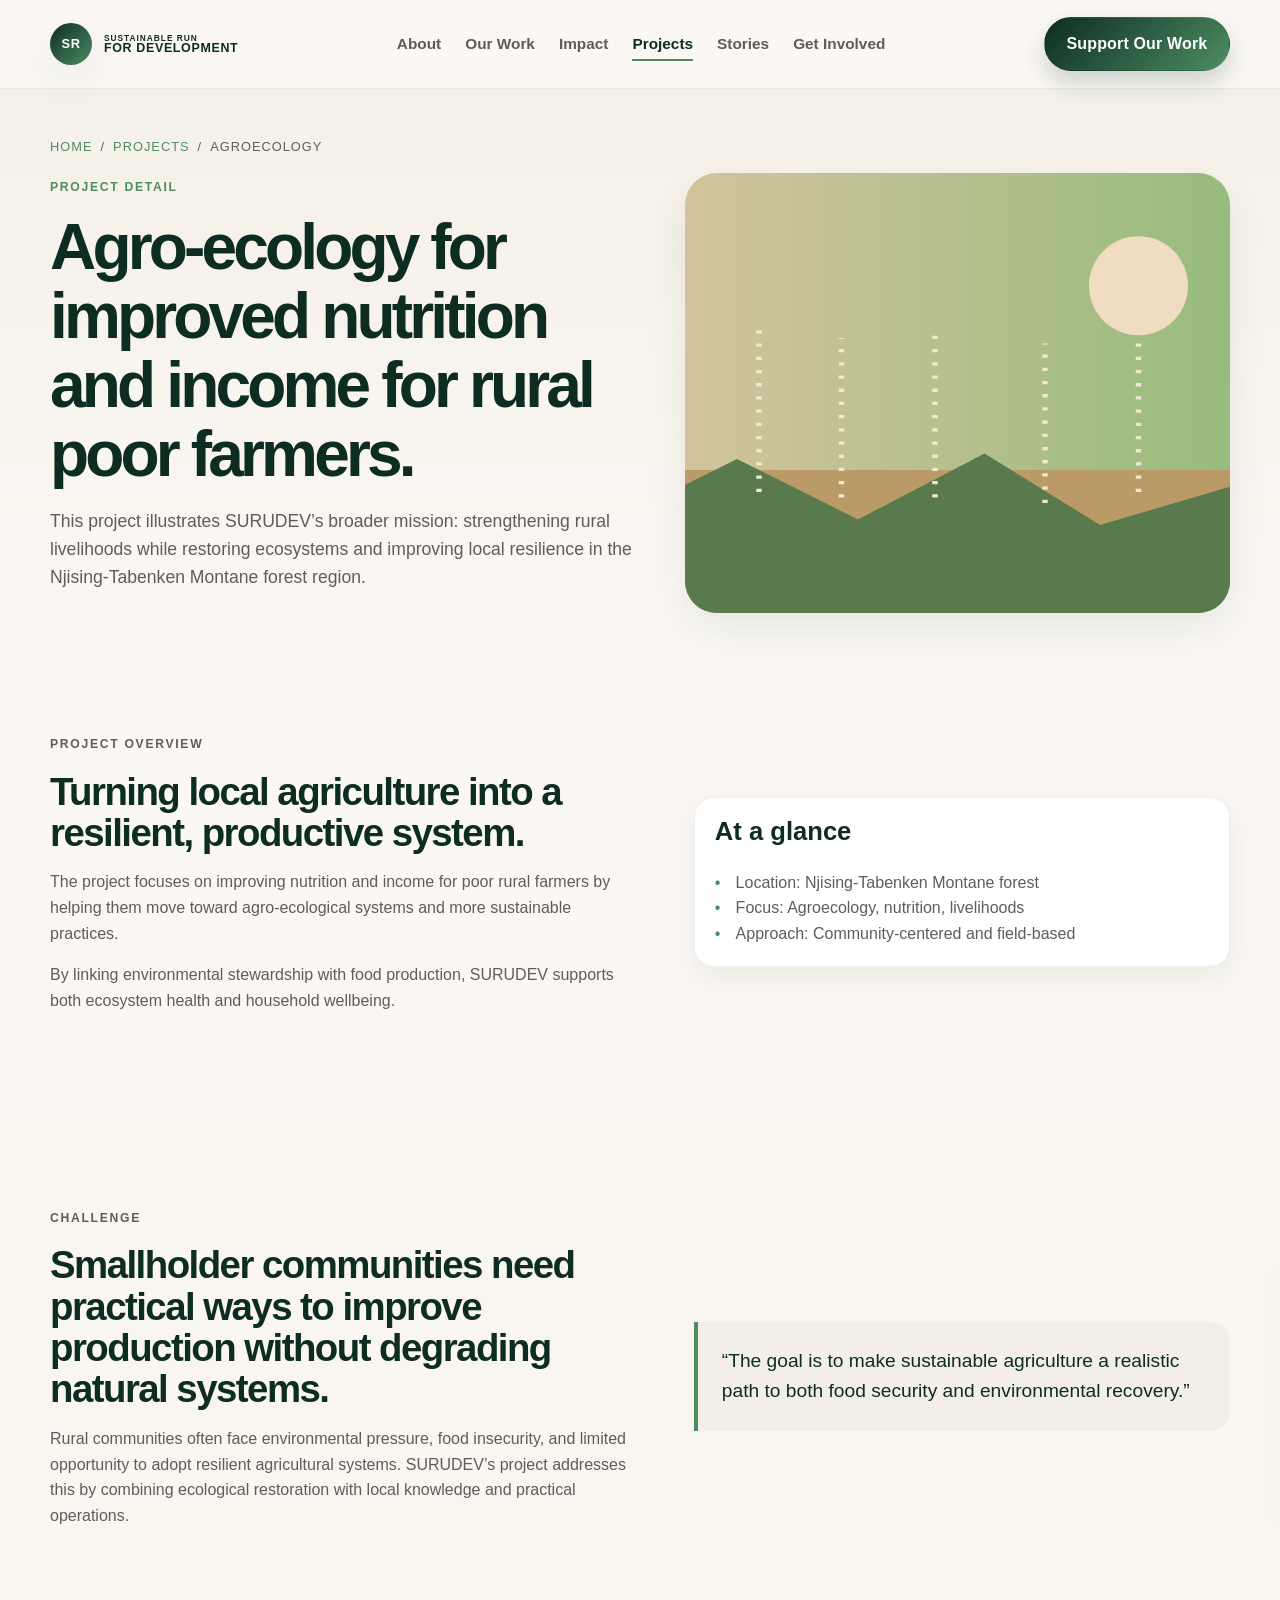
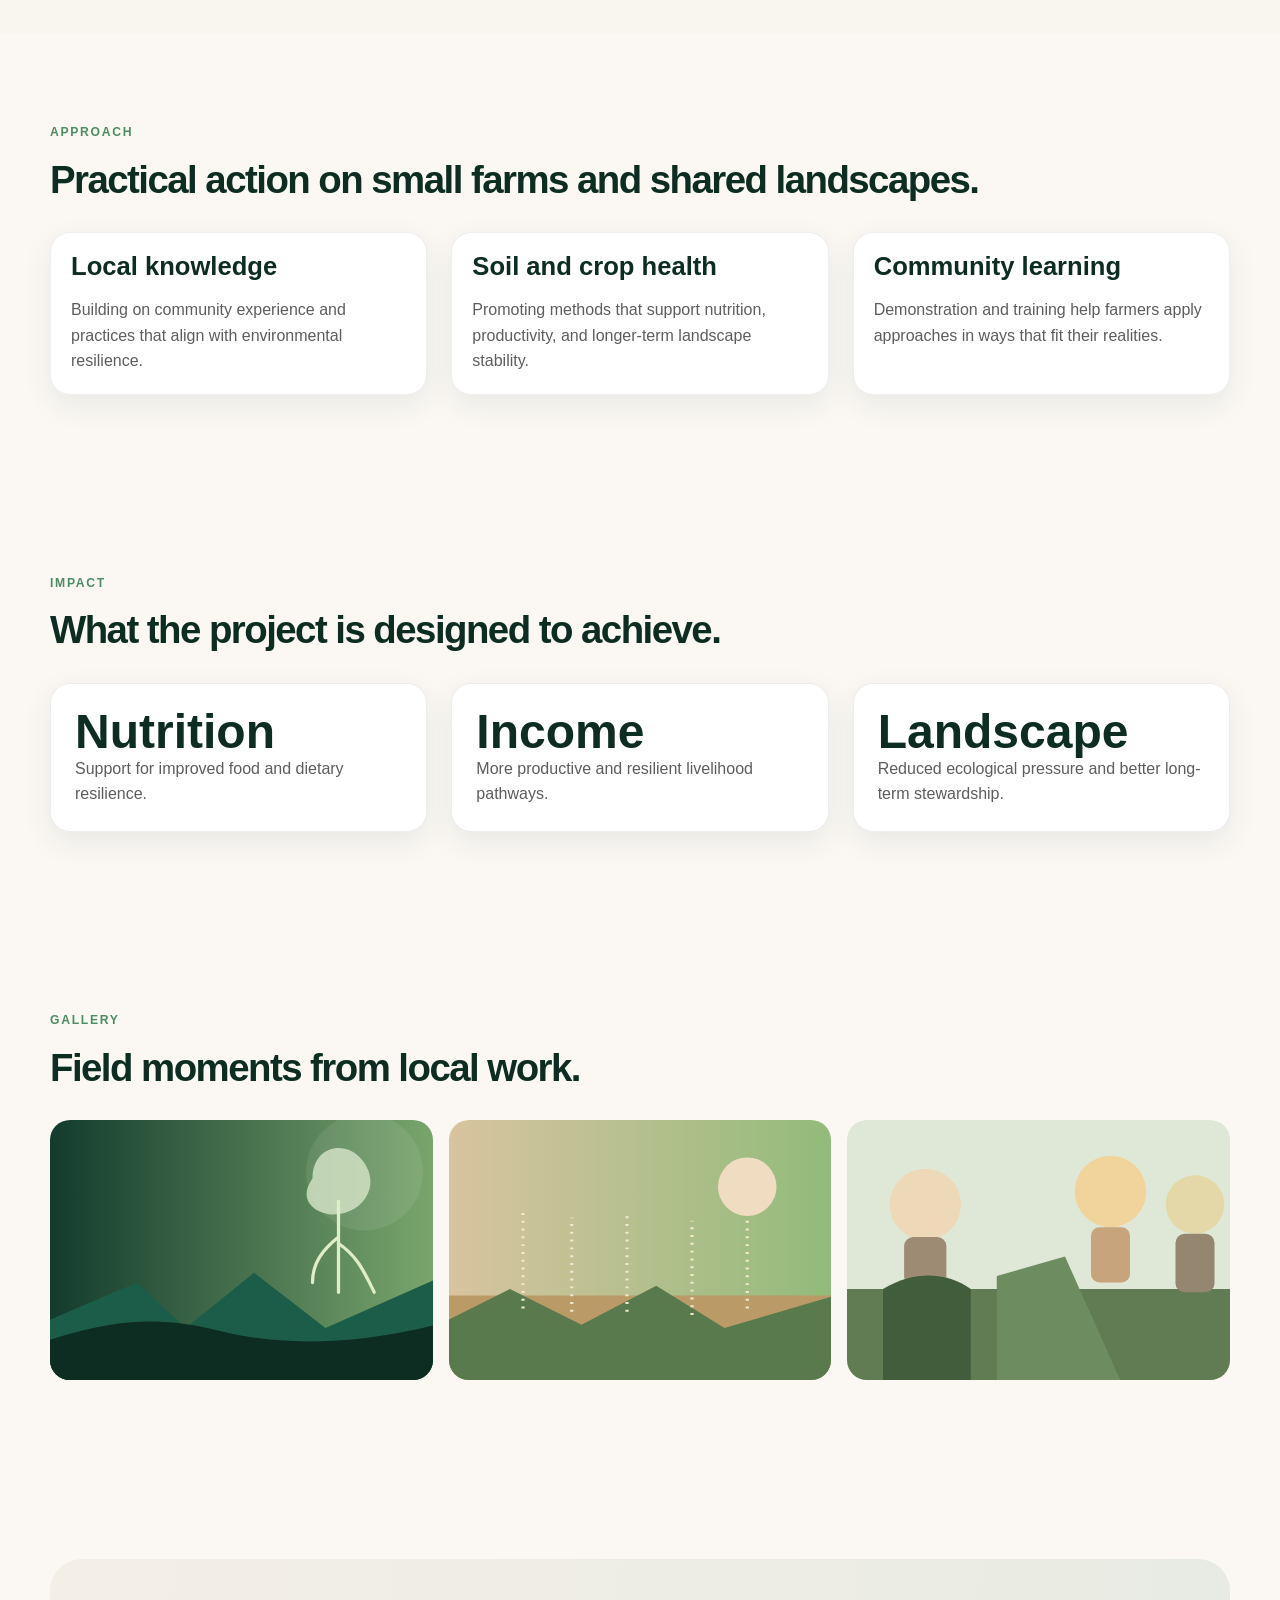
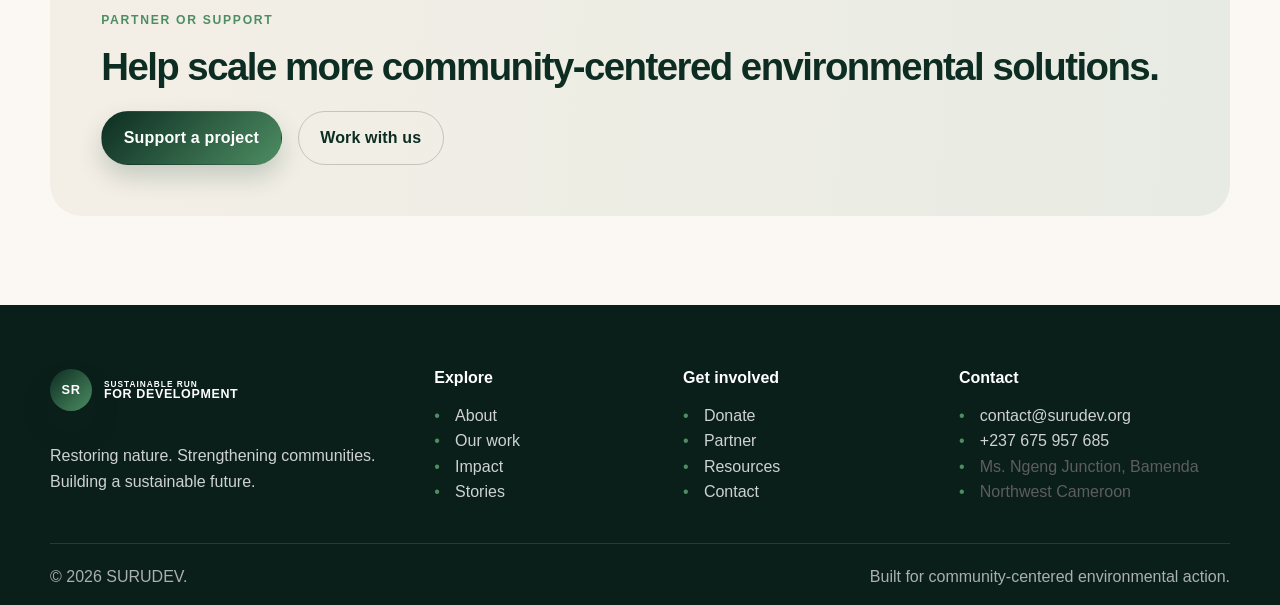
<file: project-detail.html>
<!DOCTYPE html>
<html lang="en">
  <head>
    <meta charset="UTF-8" />
    <meta name="viewport" content="width=device-width, initial-scale=1.0" />
    <title>Project Detail | SURUDEV</title>
    <meta name="description" content="Project detail for SURUDEV’s agroecology and sustainable livelihoods work in Cameroon." />
    <link rel="stylesheet" href="css/styles.css" />
    <link rel="stylesheet" href="css/responsive.css" />
    <link rel="stylesheet" href="css/animations.css" />
    <script src="js/main.js" defer></script>
    <script src="js/navigation.js" defer></script>
  </head>
  <body>
    <a class="skip-link" href="#main-content">Skip to content</a>
    <header class="site-header">
      <div class="header-inner">
        <a class="brand" href="index.html" aria-label="SURUDEV home">
          <span class="brand-mark">SR</span>
          <span class="brand-text"><small>Sustainable Run</small><strong>for Development</strong></span>
        </a>
        <nav class="site-nav" aria-label="Main navigation">
          <a href="about.html">About</a>
          <a href="work.html">Our Work</a>
          <a href="impact.html">Impact</a>
          <a href="projects.html" class="active">Projects</a>
          <a href="stories.html">Stories</a>
          <a href="get-involved.html">Get Involved</a>
        </nav>
        <div class="nav-actions">
          <button class="nav-toggle" type="button" aria-label="Toggle navigation" aria-expanded="false"><span></span></button>
          <a class="btn btn-primary" href="get-involved.html">Support Our Work</a>
        </div>
      </div>
    </header>

    <main id="main-content">
      <section class="page-hero">
        <div class="container">
          <div class="breadcrumbs"><a href="index.html">Home</a><span> / </span><a href="projects.html">Projects</a><span> / </span><span>Agroecology</span></div>
          <div class="page-hero-inner reveal">
            <div>
              <p class="section-label">Project detail</p>
              <h1>Agro-ecology for improved nutrition and income for rural poor farmers.</h1>
              <p class="lead">This project illustrates SURUDEV’s broader mission: strengthening rural livelihoods while restoring ecosystems and improving local resilience in the Njising-Tabenken Montane forest region.</p>
            </div>
            <div class="page-hero-image reveal">
              <img src="assets/farm.svg" alt="Farmers and agroecology project activities" />
            </div>
          </div>
        </div>
      </section>

      <section class="section">
        <div class="container two-column">
          <div class="reveal">
            <p class="section-label">Project overview</p>
            <h2>Turning local agriculture into a resilient, productive system.</h2>
            <p>The project focuses on improving nutrition and income for poor rural farmers by helping them move toward agro-ecological systems and more sustainable practices.</p>
            <p>By linking environmental stewardship with food production, SURUDEV supports both ecosystem health and household wellbeing.</p>
          </div>
          <div class="card reveal">
            <div class="card-body">
              <h3>At a glance</h3>
              <ul class="inline-list">
                <li>Location: Njising-Tabenken Montane forest</li>
                <li>Focus: Agroecology, nutrition, livelihoods</li>
                <li>Approach: Community-centered and field-based</li>
              </ul>
            </div>
          </div>
        </div>
      </section>

      <section class="section" style="background: rgba(244,239,230,0.4);">
        <div class="container two-column">
          <div class="reveal">
            <p class="section-label">Challenge</p>
            <h2>Smallholder communities need practical ways to improve production without degrading natural systems.</h2>
            <p>Rural communities often face environmental pressure, food insecurity, and limited opportunity to adopt resilient agricultural systems. SURUDEV’s project addresses this by combining ecological restoration with local knowledge and practical operations.</p>
          </div>
          <div class="quote-box reveal">“The goal is to make sustainable agriculture a realistic path to both food security and environmental recovery.”</div>
        </div>
      </section>

      <section class="section">
        <div class="container">
          <div class="section-intro reveal">
            <p class="section-label">Approach</p>
            <h2>Practical action on small farms and shared landscapes.</h2>
          </div>
          <div class="grid-3">
            <div class="card reveal">
              <div class="card-body">
                <h3>Local knowledge</h3>
                <p>Building on community experience and practices that align with environmental resilience.</p>
              </div>
            </div>
            <div class="card reveal">
              <div class="card-body">
                <h3>Soil and crop health</h3>
                <p>Promoting methods that support nutrition, productivity, and longer-term landscape stability.</p>
              </div>
            </div>
            <div class="card reveal">
              <div class="card-body">
                <h3>Community learning</h3>
                <p>Demonstration and training help farmers apply approaches in ways that fit their realities.</p>
              </div>
            </div>
          </div>
        </div>
      </section>

      <section class="section">
        <div class="container">
          <div class="section-intro reveal">
            <p class="section-label">Impact</p>
            <h2>What the project is designed to achieve.</h2>
          </div>
          <div class="grid-3">
            <div class="stat-panel reveal"><strong>Nutrition</strong><span>Support for improved food and dietary resilience.</span></div>
            <div class="stat-panel reveal"><strong>Income</strong><span>More productive and resilient livelihood pathways.</span></div>
            <div class="stat-panel reveal"><strong>Landscape</strong><span>Reduced ecological pressure and better long-term stewardship.</span></div>
          </div>
        </div>
      </section>

      <section class="section">
        <div class="container">
          <div class="section-intro reveal">
            <p class="section-label">Gallery</p>
            <h2>Field moments from local work.</h2>
          </div>
          <div class="gallery-grid">
            <img class="reveal" src="assets/forest-hero.svg" alt="Local agriculture and restorative system" />
            <img class="reveal" src="assets/farm.svg" alt="Farmers in a productive field" />
            <img class="reveal" src="assets/community.svg" alt="Community members working together" />
          </div>
        </div>
      </section>

      <section class="section">
        <div class="container">
          <div class="cta-panel reveal">
            <p class="section-label">Partner or support</p>
            <h2>Help scale more community-centered environmental solutions.</h2>
            <div class="btns">
              <a class="btn btn-primary" href="get-involved.html">Support a project</a>
              <a class="btn btn-secondary" href="partner.html">Work with us</a>
            </div>
          </div>
        </div>
      </section>
    </main>

    <footer class="footer">
      <div class="container">
        <div class="footer-grid">
          <div>
            <a class="brand" href="index.html" aria-label="SURUDEV home" style="margin-bottom: 1rem; color: var(--color-white);">
              <span class="brand-mark">SR</span>
              <span class="brand-text"><small>Sustainable Run</small><strong>for Development</strong></span>
            </a>
            <p>Restoring nature. Strengthening communities. Building a sustainable future.</p>
          </div>
          <div>
            <h4>Explore</h4>
            <ul class="inline-list" style="margin-top: .5rem;">
              <li><a href="about.html">About</a></li>
              <li><a href="work.html">Our work</a></li>
              <li><a href="impact.html">Impact</a></li>
              <li><a href="stories.html">Stories</a></li>
            </ul>
          </div>
          <div>
            <h4>Get involved</h4>
            <ul class="inline-list" style="margin-top: .5rem;">
              <li><a href="get-involved.html">Donate</a></li>
              <li><a href="partner.html">Partner</a></li>
              <li><a href="resources.html">Resources</a></li>
              <li><a href="contact.html">Contact</a></li>
            </ul>
          </div>
          <div>
            <h4>Contact</h4>
            <ul class="inline-list" style="margin-top: .5rem;">
              <li><a href="mailto:contact@surudev.org">contact@surudev.org</a></li>
              <li><a href="tel:+237675957685">+237 675 957 685</a></li>
              <li>Ms. Ngeng Junction, Bamenda</li>
              <li>Northwest Cameroon</li>
            </ul>
          </div>
        </div>
        <div class="footer-bottom">
          <span>© 2026 SURUDEV.</span>
          <span>Built for community-centered environmental action.</span>
        </div>
      </div>
    </footer>
    <button class="btn btn-primary floating-back" type="button" data-back-to-top aria-label="Back to top">Top</button>
  </body>
</html>
</file>
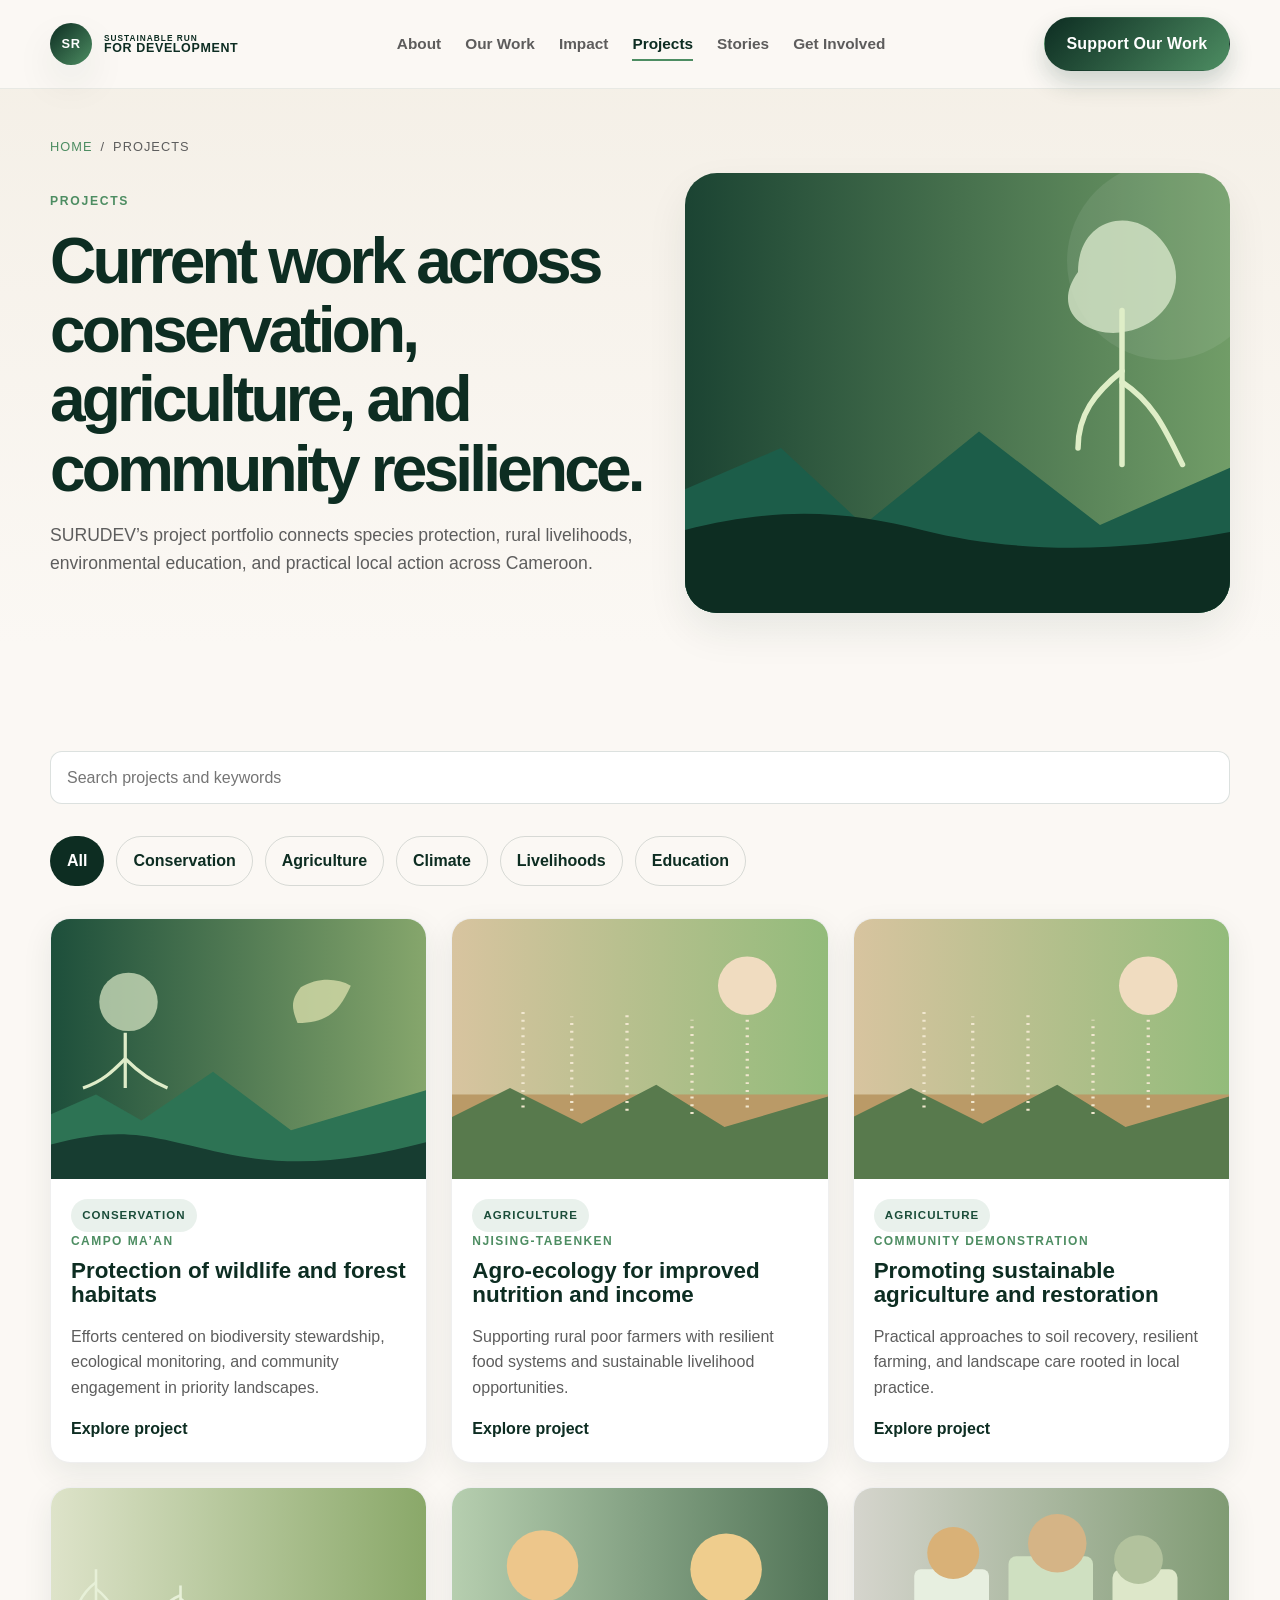
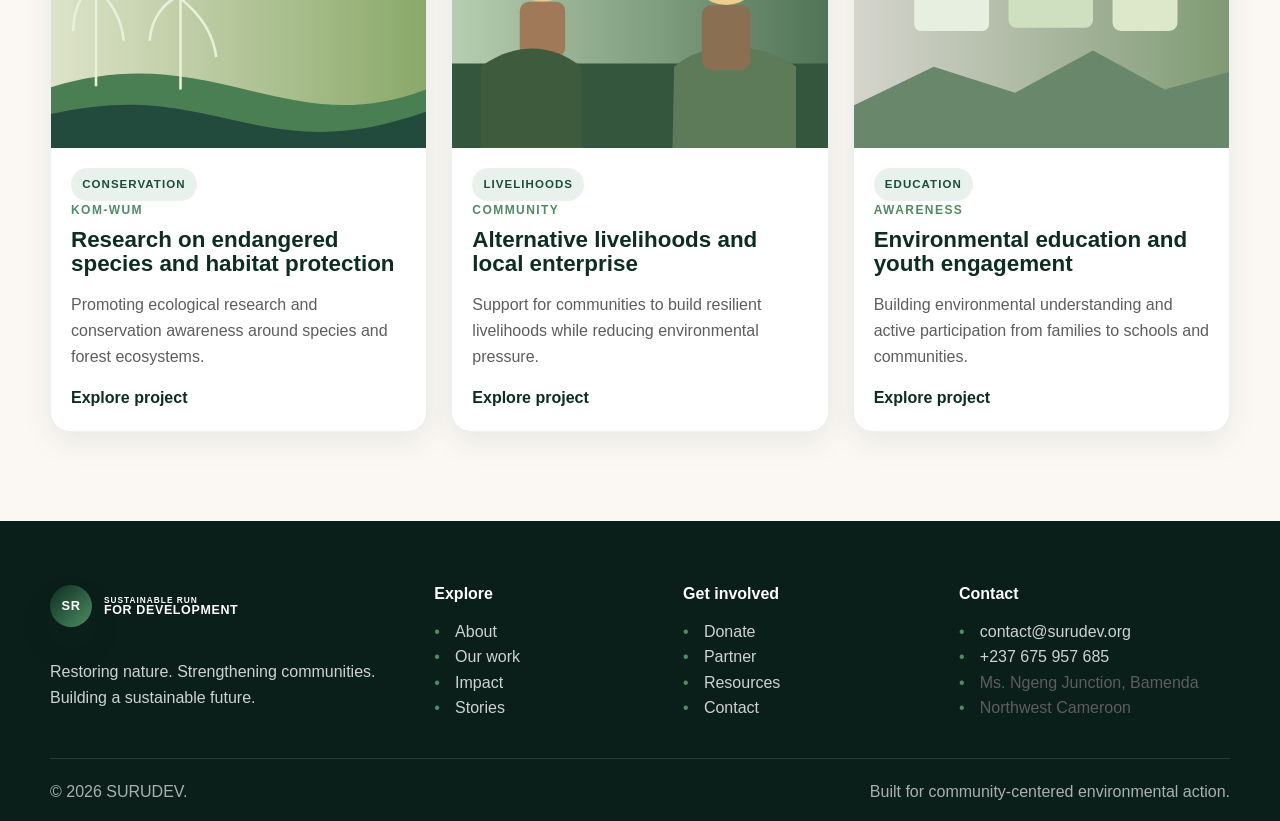
<file: projects.html>
<!DOCTYPE html>
<html lang="en">
  <head>
    <meta charset="UTF-8" />
    <meta name="viewport" content="width=device-width, initial-scale=1.0" />
    <title>Projects | SURUDEV</title>
    <meta name="description" content="Explore SURUDEV projects spanning conservation, sustainable agriculture, research, livelihoods, and environmental education in Cameroon." />
    <link rel="stylesheet" href="css/styles.css" />
    <link rel="stylesheet" href="css/responsive.css" />
    <link rel="stylesheet" href="css/animations.css" />
    <script src="js/main.js" defer></script>
    <script src="js/navigation.js" defer></script>
    <script src="js/filters.js" defer></script>
    <script src="js/search.js" defer></script>
  </head>
  <body>
    <a class="skip-link" href="#main-content">Skip to content</a>
    <header class="site-header">
      <div class="header-inner">
        <a class="brand" href="index.html" aria-label="SURUDEV home">
          <span class="brand-mark">SR</span>
          <span class="brand-text"><small>Sustainable Run</small><strong>for Development</strong></span>
        </a>
        <nav class="site-nav" aria-label="Main navigation">
          <a href="about.html">About</a>
          <a href="work.html">Our Work</a>
          <a href="impact.html">Impact</a>
          <a href="projects.html" class="active">Projects</a>
          <a href="stories.html">Stories</a>
          <a href="get-involved.html">Get Involved</a>
        </nav>
        <div class="nav-actions">
          <button class="nav-toggle" type="button" aria-label="Toggle navigation" aria-expanded="false"><span></span></button>
          <a class="btn btn-primary" href="get-involved.html">Support Our Work</a>
        </div>
      </div>
    </header>

    <main id="main-content">
      <section class="page-hero">
        <div class="container">
          <div class="breadcrumbs"><a href="index.html">Home</a><span> / </span><span>Projects</span></div>
          <div class="page-hero-inner reveal">
            <div>
              <p class="section-label">Projects</p>
              <h1>Current work across conservation, agriculture, and community resilience.</h1>
              <p class="lead">SURUDEV’s project portfolio connects species protection, rural livelihoods, environmental education, and practical local action across Cameroon.</p>
            </div>
            <div class="page-hero-image reveal">
              <img src="assets/forest-hero.svg" alt="Conservation fieldwork in a forested landscape" />
            </div>
          </div>
        </div>
      </section>

      <section class="section">
        <div class="container">
          <div class="search-box reveal">
            <input type="search" data-search-input placeholder="Search projects and keywords" aria-label="Search projects" />
          </div>
          <div class="filter-bar reveal" data-filter-bar>
            <button class="filter-btn is-active" type="button" data-filter-button="all">All</button>
            <button class="filter-btn" type="button" data-filter-button="conservation">Conservation</button>
            <button class="filter-btn" type="button" data-filter-button="agriculture">Agriculture</button>
            <button class="filter-btn" type="button" data-filter-button="climate">Climate</button>
            <button class="filter-btn" type="button" data-filter-button="livelihoods">Livelihoods</button>
            <button class="filter-btn" type="button" data-filter-button="education">Education</button>
          </div>

          <div class="news-grid">
            <article class="card news-item reveal" data-search-item data-filter-item="conservation">
              <div class="card-media"><img src="assets/wildlife.svg" alt="Wildlife habitat conservation project" /></div>
              <div class="card-body">
                <span class="badge">Conservation</span>
                <div class="card-meta">Campo Ma’an</div>
                <h3 class="card-title">Protection of wildlife and forest habitats</h3>
                <p>Efforts centered on biodiversity stewardship, ecological monitoring, and community engagement in priority landscapes.</p>
                <a class="card-link" href="project-detail.html">Explore project</a>
              </div>
            </article>

            <article class="card news-item reveal" data-search-item data-filter-item="agriculture">
              <div class="card-media"><img src="assets/farm.svg" alt="Agriculture project in a local community" /></div>
              <div class="card-body">
                <span class="badge">Agriculture</span>
                <div class="card-meta">Njising-Tabenken</div>
                <h3 class="card-title">Agro-ecology for improved nutrition and income</h3>
                <p>Supporting rural poor farmers with resilient food systems and sustainable livelihood opportunities.</p>
                <a class="card-link" href="project-detail.html">Explore project</a>
              </div>
            </article>

            <article class="card news-item reveal" data-search-item data-filter-item="agriculture">
              <div class="card-media"><img src="assets/farm.svg" alt="Sustainable agriculture in an eco-village system" /></div>
              <div class="card-body">
                <span class="badge">Agriculture</span>
                <div class="card-meta">Community demonstration</div>
                <h3 class="card-title">Promoting sustainable agriculture and restoration</h3>
                <p>Practical approaches to soil recovery, resilient farming, and landscape care rooted in local practice.</p>
                <a class="card-link" href="project-detail.html">Explore project</a>
              </div>
            </article>

            <article class="card news-item reveal" data-search-item data-filter-item="conservation">
              <div class="card-media"><img src="assets/restoration.svg" alt="Forest conservation and protected area work" /></div>
              <div class="card-body">
                <span class="badge">Conservation</span>
                <div class="card-meta">Kom-Wum</div>
                <h3 class="card-title">Research on endangered species and habitat protection</h3>
                <p>Promoting ecological research and conservation awareness around species and forest ecosystems.</p>
                <a class="card-link" href="project-detail.html">Explore project</a>
              </div>
            </article>

            <article class="card news-item reveal" data-search-item data-filter-item="livelihoods">
              <div class="card-media"><img src="assets/community-2.svg" alt="Livelihood and community development project" /></div>
              <div class="card-body">
                <span class="badge">Livelihoods</span>
                <div class="card-meta">Community</div>
                <h3 class="card-title">Alternative livelihoods and local enterprise</h3>
                <p>Support for communities to build resilient livelihoods while reducing environmental pressure.</p>
                <a class="card-link" href="project-detail.html">Explore project</a>
              </div>
            </article>

            <article class="card news-item reveal" data-search-item data-filter-item="education">
              <div class="card-media"><img src="assets/education.svg" alt="Youth and community environmental education" /></div>
              <div class="card-body">
                <span class="badge">Education</span>
                <div class="card-meta">Awareness</div>
                <h3 class="card-title">Environmental education and youth engagement</h3>
                <p>Building environmental understanding and active participation from families to schools and communities.</p>
                <a class="card-link" href="project-detail.html">Explore project</a>
              </div>
            </article>
          </div>
        </div>
      </section>
    </main>

    <footer class="footer">
      <div class="container">
        <div class="footer-grid">
          <div>
            <a class="brand" href="index.html" aria-label="SURUDEV home" style="margin-bottom: 1rem; color: var(--color-white);">
              <span class="brand-mark">SR</span>
              <span class="brand-text"><small>Sustainable Run</small><strong>for Development</strong></span>
            </a>
            <p>Restoring nature. Strengthening communities. Building a sustainable future.</p>
          </div>
          <div>
            <h4>Explore</h4>
            <ul class="inline-list" style="margin-top: .5rem;">
              <li><a href="about.html">About</a></li>
              <li><a href="work.html">Our work</a></li>
              <li><a href="impact.html">Impact</a></li>
              <li><a href="stories.html">Stories</a></li>
            </ul>
          </div>
          <div>
            <h4>Get involved</h4>
            <ul class="inline-list" style="margin-top: .5rem;">
              <li><a href="get-involved.html">Donate</a></li>
              <li><a href="partner.html">Partner</a></li>
              <li><a href="resources.html">Resources</a></li>
              <li><a href="contact.html">Contact</a></li>
            </ul>
          </div>
          <div>
            <h4>Contact</h4>
            <ul class="inline-list" style="margin-top: .5rem;">
              <li><a href="mailto:contact@surudev.org">contact@surudev.org</a></li>
              <li><a href="tel:+237675957685">+237 675 957 685</a></li>
              <li>Ms. Ngeng Junction, Bamenda</li>
              <li>Northwest Cameroon</li>
            </ul>
          </div>
        </div>
        <div class="footer-bottom">
          <span>© 2026 SURUDEV.</span>
          <span>Built for community-centered environmental action.</span>
        </div>
      </div>
    </footer>
    <button class="btn btn-primary floating-back" type="button" data-back-to-top aria-label="Back to top">Top</button>
  </body>
</html>
</file>
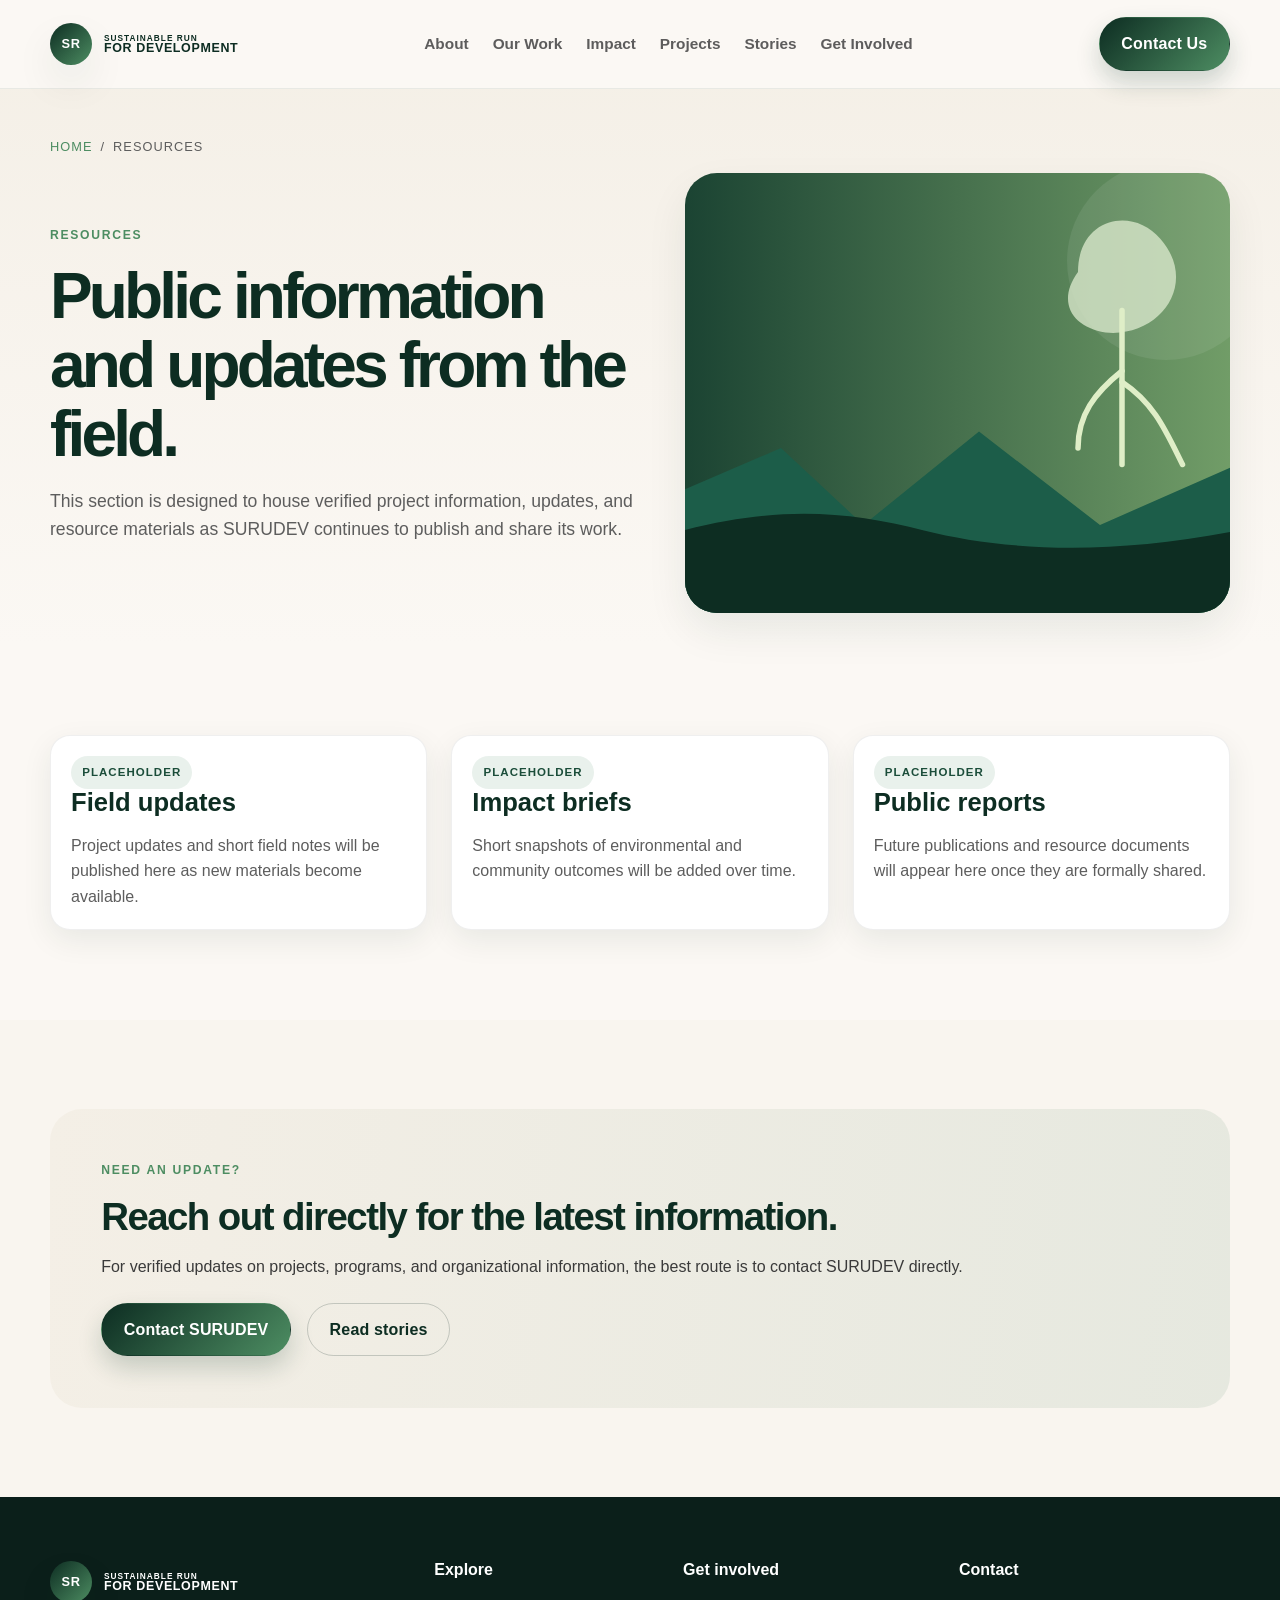
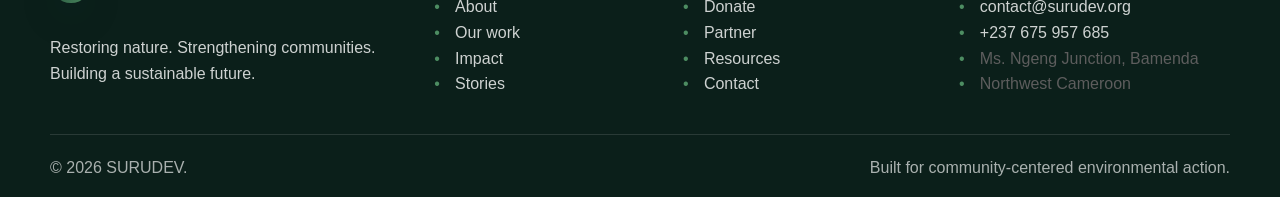
<file: resources.html>
<!DOCTYPE html>
<html lang="en">
  <head>
    <meta charset="UTF-8" />
    <meta name="viewport" content="width=device-width, initial-scale=1.0" />
    <title>Resources | SURUDEV</title>
    <meta name="description" content="Resources and updates from SURUDEV’s environmental education, conservation, and community development work in Cameroon." />
    <link rel="stylesheet" href="css/styles.css" />
    <link rel="stylesheet" href="css/responsive.css" />
    <link rel="stylesheet" href="css/animations.css" />
    <script src="js/main.js" defer></script>
    <script src="js/navigation.js" defer></script>
  </head>
  <body>
    <a class="skip-link" href="#main-content">Skip to content</a>
    <header class="site-header">
      <div class="header-inner">
        <a class="brand" href="index.html" aria-label="SURUDEV home">
          <span class="brand-mark">SR</span>
          <span class="brand-text"><small>Sustainable Run</small><strong>for Development</strong></span>
        </a>
        <nav class="site-nav" aria-label="Main navigation">
          <a href="about.html">About</a>
          <a href="work.html">Our Work</a>
          <a href="impact.html">Impact</a>
          <a href="projects.html">Projects</a>
          <a href="stories.html">Stories</a>
          <a href="get-involved.html">Get Involved</a>
        </nav>
        <div class="nav-actions">
          <button class="nav-toggle" type="button" aria-label="Toggle navigation" aria-expanded="false"><span></span></button>
          <a class="btn btn-primary" href="contact.html">Contact Us</a>
        </div>
      </div>
    </header>

    <main id="main-content">
      <section class="page-hero">
        <div class="container">
          <div class="breadcrumbs"><a href="index.html">Home</a><span> / </span><span>Resources</span></div>
          <div class="page-hero-inner reveal">
            <div>
              <p class="section-label">Resources</p>
              <h1>Public information and updates from the field.</h1>
              <p class="lead">This section is designed to house verified project information, updates, and resource materials as SURUDEV continues to publish and share its work.</p>
            </div>
            <div class="page-hero-image reveal">
              <img src="assets/forest-hero.svg" alt="Resource and information sharing in a community setting" />
            </div>
          </div>
        </div>
      </section>

      <section class="section">
        <div class="container">
          <div class="grid-3">
            <div class="card reveal">
              <div class="card-body">
                <span class="badge">Placeholder</span>
                <h3>Field updates</h3>
                <p>Project updates and short field notes will be published here as new materials become available.</p>
              </div>
            </div>
            <div class="card reveal">
              <div class="card-body">
                <span class="badge">Placeholder</span>
                <h3>Impact briefs</h3>
                <p>Short snapshots of environmental and community outcomes will be added over time.</p>
              </div>
            </div>
            <div class="card reveal">
              <div class="card-body">
                <span class="badge">Placeholder</span>
                <h3>Public reports</h3>
                <p>Future publications and resource documents will appear here once they are formally shared.</p>
              </div>
            </div>
          </div>
        </div>
      </section>

      <section class="section" style="background: rgba(244,239,230,0.4);">
        <div class="container">
          <div class="cta-panel reveal">
            <p class="section-label">Need an update?</p>
            <h2>Reach out directly for the latest information.</h2>
            <p>For verified updates on projects, programs, and organizational information, the best route is to contact SURUDEV directly.</p>
            <div class="btns">
              <a class="btn btn-primary" href="contact.html">Contact SURUDEV</a>
              <a class="btn btn-secondary" href="stories.html">Read stories</a>
            </div>
          </div>
        </div>
      </section>
    </main>

    <footer class="footer">
      <div class="container">
        <div class="footer-grid">
          <div>
            <a class="brand" href="index.html" aria-label="SURUDEV home" style="margin-bottom: 1rem; color: var(--color-white);">
              <span class="brand-mark">SR</span>
              <span class="brand-text"><small>Sustainable Run</small><strong>for Development</strong></span>
            </a>
            <p>Restoring nature. Strengthening communities. Building a sustainable future.</p>
          </div>
          <div>
            <h4>Explore</h4>
            <ul class="inline-list" style="margin-top: .5rem;">
              <li><a href="about.html">About</a></li>
              <li><a href="work.html">Our work</a></li>
              <li><a href="impact.html">Impact</a></li>
              <li><a href="stories.html">Stories</a></li>
            </ul>
          </div>
          <div>
            <h4>Get involved</h4>
            <ul class="inline-list" style="margin-top: .5rem;">
              <li><a href="get-involved.html">Donate</a></li>
              <li><a href="partner.html">Partner</a></li>
              <li><a href="resources.html">Resources</a></li>
              <li><a href="contact.html">Contact</a></li>
            </ul>
          </div>
          <div>
            <h4>Contact</h4>
            <ul class="inline-list" style="margin-top: .5rem;">
              <li><a href="mailto:contact@surudev.org">contact@surudev.org</a></li>
              <li><a href="tel:+237675957685">+237 675 957 685</a></li>
              <li>Ms. Ngeng Junction, Bamenda</li>
              <li>Northwest Cameroon</li>
            </ul>
          </div>
        </div>
        <div class="footer-bottom">
          <span>© 2026 SURUDEV.</span>
          <span>Built for community-centered environmental action.</span>
        </div>
      </div>
    </footer>
    <button class="btn btn-primary floating-back" type="button" data-back-to-top aria-label="Back to top">Top</button>
  </body>
</html>
</file>
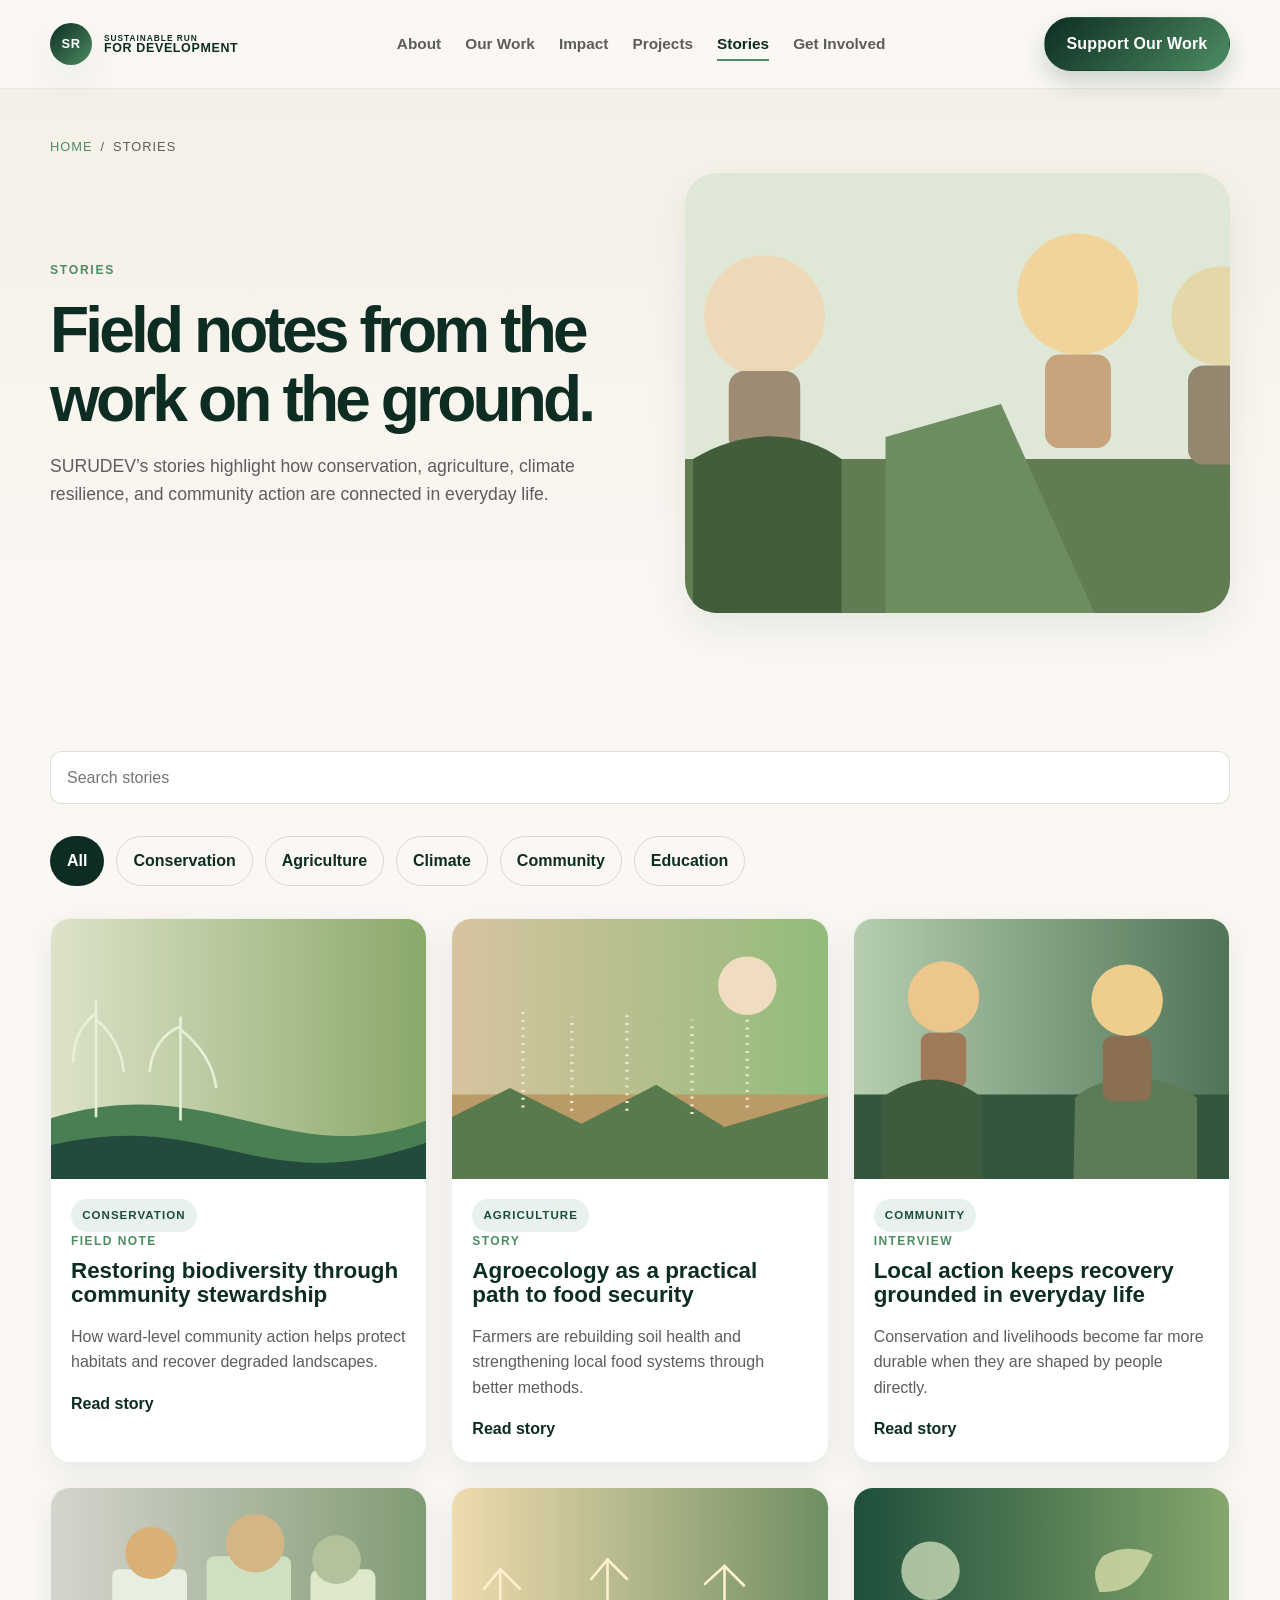
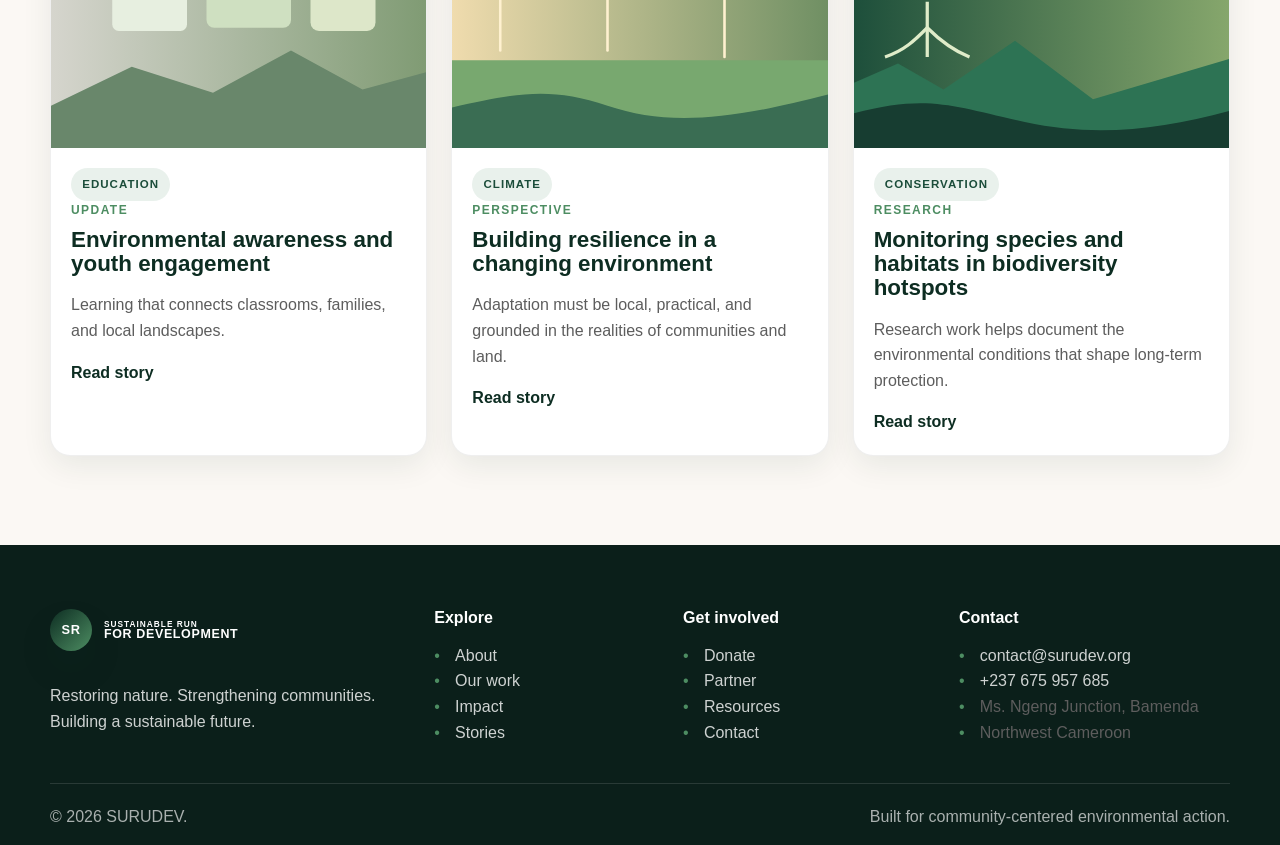
<file: stories.html>
<!DOCTYPE html>
<html lang="en">
  <head>
    <meta charset="UTF-8" />
    <meta name="viewport" content="width=device-width, initial-scale=1.0" />
    <title>Stories | SURUDEV</title>
    <meta name="description" content="Read field notes and stories from SURUDEV’s conservation, agricultural, and community resilience work in Cameroon." />
    <link rel="stylesheet" href="css/styles.css" />
    <link rel="stylesheet" href="css/responsive.css" />
    <link rel="stylesheet" href="css/animations.css" />
    <script src="js/main.js" defer></script>
    <script src="js/navigation.js" defer></script>
    <script src="js/search.js" defer></script>
    <script src="js/filters.js" defer></script>
  </head>
  <body>
    <a class="skip-link" href="#main-content">Skip to content</a>
    <header class="site-header">
      <div class="header-inner">
        <a class="brand" href="index.html" aria-label="SURUDEV home">
          <span class="brand-mark">SR</span>
          <span class="brand-text"><small>Sustainable Run</small><strong>for Development</strong></span>
        </a>
        <nav class="site-nav" aria-label="Main navigation">
          <a href="about.html">About</a>
          <a href="work.html">Our Work</a>
          <a href="impact.html">Impact</a>
          <a href="projects.html">Projects</a>
          <a href="stories.html" class="active">Stories</a>
          <a href="get-involved.html">Get Involved</a>
        </nav>
        <div class="nav-actions">
          <button class="nav-toggle" type="button" aria-label="Toggle navigation" aria-expanded="false"><span></span></button>
          <a class="btn btn-primary" href="get-involved.html">Support Our Work</a>
        </div>
      </div>
    </header>

    <main id="main-content">
      <section class="page-hero">
        <div class="container">
          <div class="breadcrumbs"><a href="index.html">Home</a><span> / </span><span>Stories</span></div>
          <div class="page-hero-inner reveal">
            <div>
              <p class="section-label">Stories</p>
              <h1>Field notes from the work on the ground.</h1>
              <p class="lead">SURUDEV’s stories highlight how conservation, agriculture, climate resilience, and community action are connected in everyday life.</p>
            </div>
            <div class="page-hero-image reveal">
              <img src="assets/community.svg" alt="Community environmental work" />
            </div>
          </div>
        </div>
      </section>

      <section class="section">
        <div class="container">
          <div class="search-box reveal">
            <input type="search" data-search-input placeholder="Search stories" aria-label="Search stories" />
          </div>
          <div class="filter-bar reveal" data-filter-bar>
            <button class="filter-btn is-active" type="button" data-filter-button="all">All</button>
            <button class="filter-btn" type="button" data-filter-button="conservation">Conservation</button>
            <button class="filter-btn" type="button" data-filter-button="agriculture">Agriculture</button>
            <button class="filter-btn" type="button" data-filter-button="climate">Climate</button>
            <button class="filter-btn" type="button" data-filter-button="community">Community</button>
            <button class="filter-btn" type="button" data-filter-button="education">Education</button>
          </div>

          <div class="news-grid">
            <article class="card news-item reveal" data-search-item data-filter-item="conservation">
              <div class="card-media"><img src="assets/restoration.svg" alt="Forest conservation story" /></div>
              <div class="card-body">
                <span class="badge">Conservation</span>
                <div class="card-meta">Field note</div>
                <h3 class="card-title">Restoring biodiversity through community stewardship</h3>
                <p>How ward-level community action helps protect habitats and recover degraded landscapes.</p>
                <a class="card-link" href="story-detail.html">Read story</a>
              </div>
            </article>

            <article class="card news-item reveal" data-search-item data-filter-item="agriculture">
              <div class="card-media"><img src="assets/farm.svg" alt="Agroecology story" /></div>
              <div class="card-body">
                <span class="badge">Agriculture</span>
                <div class="card-meta">Story</div>
                <h3 class="card-title">Agroecology as a practical path to food security</h3>
                <p>Farmers are rebuilding soil health and strengthening local food systems through better methods.</p>
                <a class="card-link" href="story-detail.html">Read story</a>
              </div>
            </article>

            <article class="card news-item reveal" data-search-item data-filter-item="community">
              <div class="card-media"><img src="assets/community-2.svg" alt="Community development story" /></div>
              <div class="card-body">
                <span class="badge">Community</span>
                <div class="card-meta">Interview</div>
                <h3 class="card-title">Local action keeps recovery grounded in everyday life</h3>
                <p>Conservation and livelihoods become far more durable when they are shaped by people directly.</p>
                <a class="card-link" href="story-detail.html">Read story</a>
              </div>
            </article>

            <article class="card news-item reveal" data-search-item data-filter-item="education">
              <div class="card-media"><img src="assets/education.svg" alt="Environmental education story" /></div>
              <div class="card-body">
                <span class="badge">Education</span>
                <div class="card-meta">Update</div>
                <h3 class="card-title">Environmental awareness and youth engagement</h3>
                <p>Learning that connects classrooms, families, and local landscapes.</p>
                <a class="card-link" href="story-detail.html">Read story</a>
              </div>
            </article>

            <article class="card news-item reveal" data-search-item data-filter-item="climate">
              <div class="card-media"><img src="assets/climate.svg" alt="Climate adaptation story" /></div>
              <div class="card-body">
                <span class="badge">Climate</span>
                <div class="card-meta">Perspective</div>
                <h3 class="card-title">Building resilience in a changing environment</h3>
                <p>Adaptation must be local, practical, and grounded in the realities of communities and land.</p>
                <a class="card-link" href="story-detail.html">Read story</a>
              </div>
            </article>

            <article class="card news-item reveal" data-search-item data-filter-item="conservation">
              <div class="card-media"><img src="assets/wildlife.svg" alt="Wildlife conservation field story" /></div>
              <div class="card-body">
                <span class="badge">Conservation</span>
                <div class="card-meta">Research</div>
                <h3 class="card-title">Monitoring species and habitats in biodiversity hotspots</h3>
                <p>Research work helps document the environmental conditions that shape long-term protection.</p>
                <a class="card-link" href="story-detail.html">Read story</a>
              </div>
            </article>
          </div>
        </div>
      </section>
    </main>

    <footer class="footer">
      <div class="container">
        <div class="footer-grid">
          <div>
            <a class="brand" href="index.html" aria-label="SURUDEV home" style="margin-bottom: 1rem; color: var(--color-white);">
              <span class="brand-mark">SR</span>
              <span class="brand-text"><small>Sustainable Run</small><strong>for Development</strong></span>
            </a>
            <p>Restoring nature. Strengthening communities. Building a sustainable future.</p>
          </div>
          <div>
            <h4>Explore</h4>
            <ul class="inline-list" style="margin-top: .5rem;">
              <li><a href="about.html">About</a></li>
              <li><a href="work.html">Our work</a></li>
              <li><a href="impact.html">Impact</a></li>
              <li><a href="stories.html">Stories</a></li>
            </ul>
          </div>
          <div>
            <h4>Get involved</h4>
            <ul class="inline-list" style="margin-top: .5rem;">
              <li><a href="get-involved.html">Donate</a></li>
              <li><a href="partner.html">Partner</a></li>
              <li><a href="resources.html">Resources</a></li>
              <li><a href="contact.html">Contact</a></li>
            </ul>
          </div>
          <div>
            <h4>Contact</h4>
            <ul class="inline-list" style="margin-top: .5rem;">
              <li><a href="mailto:contact@surudev.org">contact@surudev.org</a></li>
              <li><a href="tel:+237675957685">+237 675 957 685</a></li>
              <li>Ms. Ngeng Junction, Bamenda</li>
              <li>Northwest Cameroon</li>
            </ul>
          </div>
        </div>
        <div class="footer-bottom">
          <span>© 2026 SURUDEV.</span>
          <span>Built for community-centered environmental action.</span>
        </div>
      </div>
    </footer>
    <button class="btn btn-primary floating-back" type="button" data-back-to-top aria-label="Back to top">Top</button>
  </body>
</html>
</file>
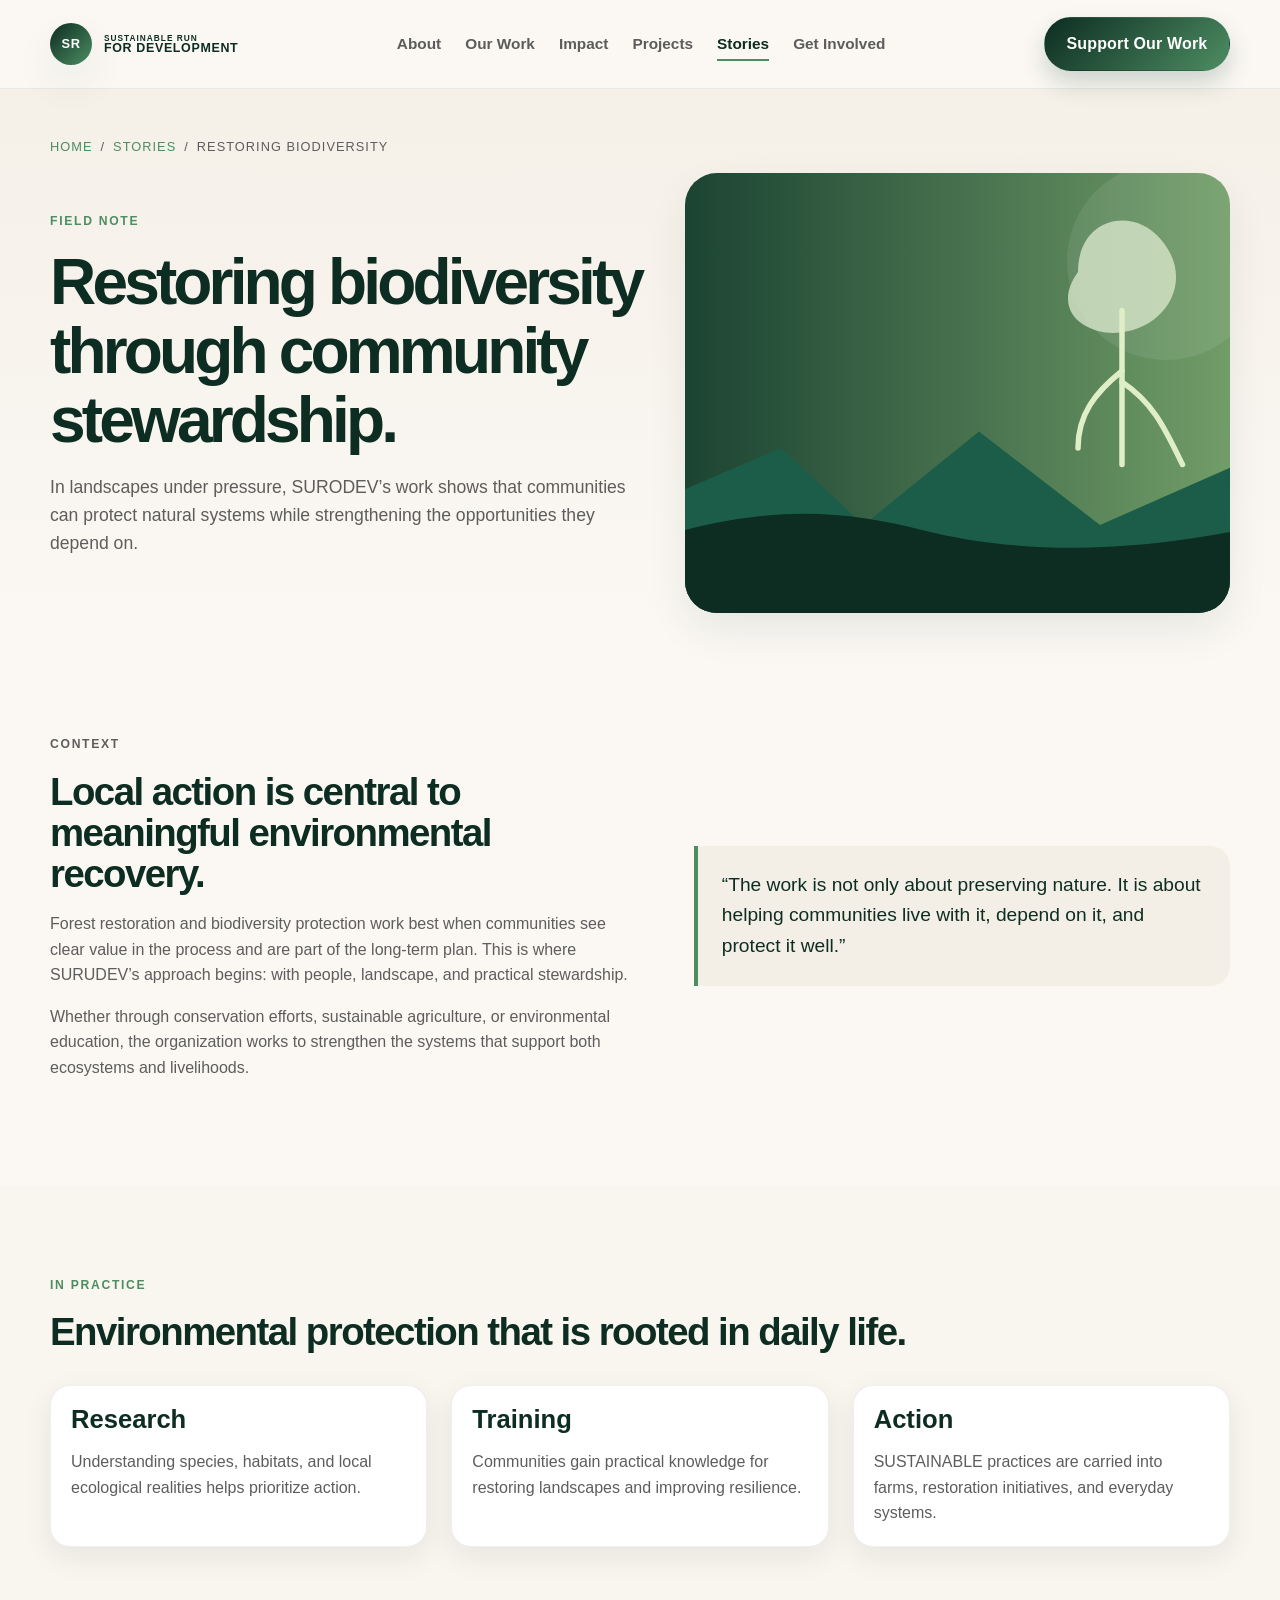
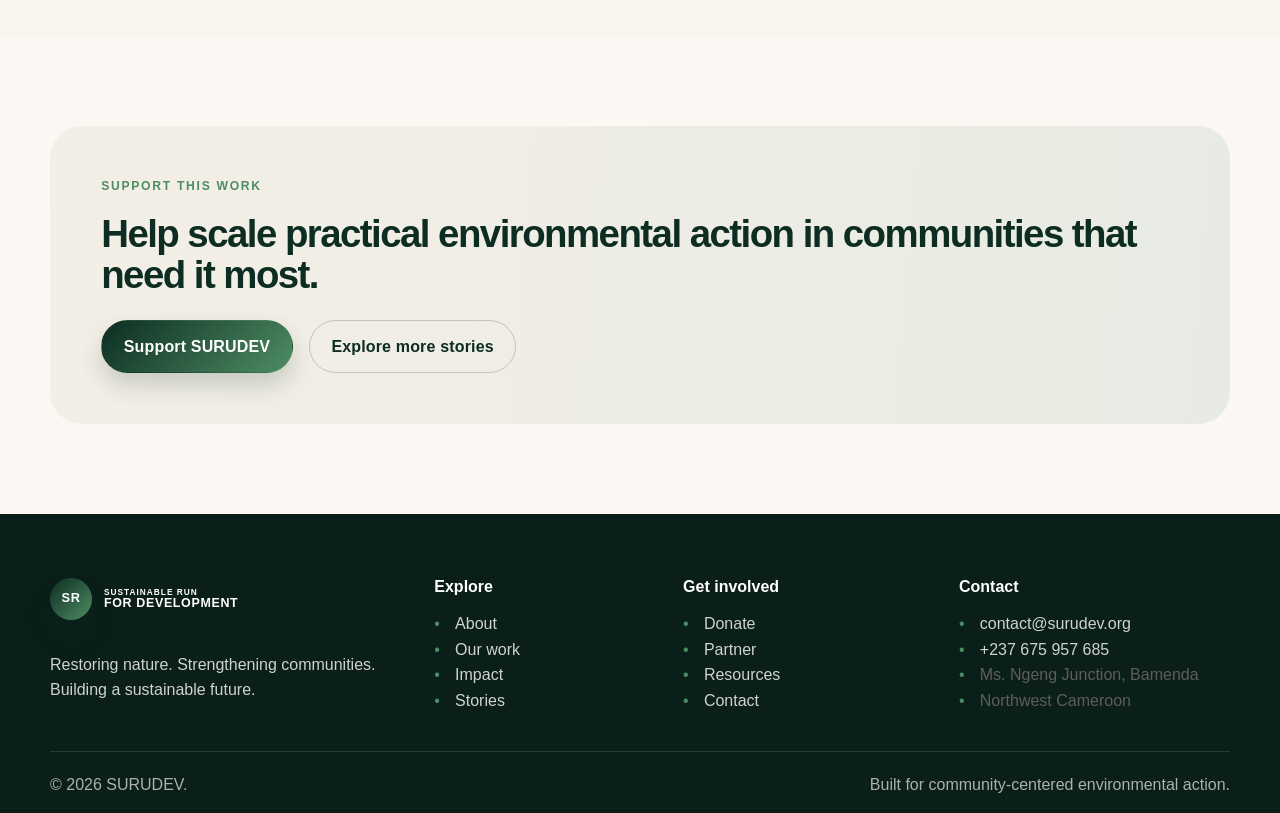
<file: story-detail.html>
<!DOCTYPE html>
<html lang="en">
  <head>
    <meta charset="UTF-8" />
    <meta name="viewport" content="width=device-width, initial-scale=1.0" />
    <title>Story Detail | SURUDEV</title>
    <meta name="description" content="Field story from SURUDEV’s work in biodiversity conservation, agroecology, and community resilience in Cameroon." />
    <link rel="stylesheet" href="css/styles.css" />
    <link rel="stylesheet" href="css/responsive.css" />
    <link rel="stylesheet" href="css/animations.css" />
    <script src="js/main.js" defer></script>
    <script src="js/navigation.js" defer></script>
  </head>
  <body>
    <a class="skip-link" href="#main-content">Skip to content</a>
    <header class="site-header">
      <div class="header-inner">
        <a class="brand" href="index.html" aria-label="SURUDEV home">
          <span class="brand-mark">SR</span>
          <span class="brand-text"><small>Sustainable Run</small><strong>for Development</strong></span>
        </a>
        <nav class="site-nav" aria-label="Main navigation">
          <a href="about.html">About</a>
          <a href="work.html">Our Work</a>
          <a href="impact.html">Impact</a>
          <a href="projects.html">Projects</a>
          <a href="stories.html" class="active">Stories</a>
          <a href="get-involved.html">Get Involved</a>
        </nav>
        <div class="nav-actions">
          <button class="nav-toggle" type="button" aria-label="Toggle navigation" aria-expanded="false"><span></span></button>
          <a class="btn btn-primary" href="get-involved.html">Support Our Work</a>
        </div>
      </div>
    </header>

    <main id="main-content">
      <article>
        <section class="page-hero">
          <div class="container">
            <div class="breadcrumbs"><a href="index.html">Home</a><span> / </span><a href="stories.html">Stories</a><span> / </span><span>Restoring biodiversity</span></div>
            <div class="page-hero-inner reveal">
              <div>
                <p class="section-label">Field note</p>
                <h1>Restoring biodiversity through community stewardship.</h1>
                <p class="lead">In landscapes under pressure, SURODEV’s work shows that communities can protect natural systems while strengthening the opportunities they depend on.</p>
              </div>
              <div class="page-hero-image reveal">
                <img src="assets/forest-hero.svg" alt="Forest landscape and community stewardship" />
              </div>
            </div>
          </div>
        </section>

        <section class="section">
          <div class="container two-column">
            <div class="reveal">
              <p class="section-label">Context</p>
              <h2>Local action is central to meaningful environmental recovery.</h2>
              <p>Forest restoration and biodiversity protection work best when communities see clear value in the process and are part of the long-term plan. This is where SURUDEV’s approach begins: with people, landscape, and practical stewardship.</p>
              <p>Whether through conservation efforts, sustainable agriculture, or environmental education, the organization works to strengthen the systems that support both ecosystems and livelihoods.</p>
            </div>
            <div class="quote-box reveal">“The work is not only about preserving nature. It is about helping communities live with it, depend on it, and protect it well.”</div>
          </div>
        </section>

        <section class="section" style="background: rgba(244,239,230,0.4);">
          <div class="container">
            <div class="section-intro reveal">
              <p class="section-label">In practice</p>
              <h2>Environmental protection that is rooted in daily life.</h2>
            </div>
            <div class="grid-3">
              <div class="card reveal">
                <div class="card-body">
                  <h3>Research</h3>
                  <p>Understanding species, habitats, and local ecological realities helps prioritize action.</p>
                </div>
              </div>
              <div class="card reveal">
                <div class="card-body">
                  <h3>Training</h3>
                  <p>Communities gain practical knowledge for restoring landscapes and improving resilience.</p>
                </div>
              </div>
              <div class="card reveal">
                <div class="card-body">
                  <h3>Action</h3>
                  <p>SUSTAINABLE practices are carried into farms, restoration initiatives, and everyday systems.</p>
                </div>
              </div>
            </div>
          </div>
        </section>

        <section class="section">
          <div class="container">
            <div class="cta-panel reveal">
              <p class="section-label">Support this work</p>
              <h2>Help scale practical environmental action in communities that need it most.</h2>
              <div class="btns">
                <a class="btn btn-primary" href="get-involved.html">Support SURUDEV</a>
                <a class="btn btn-secondary" href="stories.html">Explore more stories</a>
              </div>
            </div>
          </div>
        </section>
      </article>
    </main>

    <footer class="footer">
      <div class="container">
        <div class="footer-grid">
          <div>
            <a class="brand" href="index.html" aria-label="SURUDEV home" style="margin-bottom: 1rem; color: var(--color-white);">
              <span class="brand-mark">SR</span>
              <span class="brand-text"><small>Sustainable Run</small><strong>for Development</strong></span>
            </a>
            <p>Restoring nature. Strengthening communities. Building a sustainable future.</p>
          </div>
          <div>
            <h4>Explore</h4>
            <ul class="inline-list" style="margin-top: .5rem;">
              <li><a href="about.html">About</a></li>
              <li><a href="work.html">Our work</a></li>
              <li><a href="impact.html">Impact</a></li>
              <li><a href="stories.html">Stories</a></li>
            </ul>
          </div>
          <div>
            <h4>Get involved</h4>
            <ul class="inline-list" style="margin-top: .5rem;">
              <li><a href="get-involved.html">Donate</a></li>
              <li><a href="partner.html">Partner</a></li>
              <li><a href="resources.html">Resources</a></li>
              <li><a href="contact.html">Contact</a></li>
            </ul>
          </div>
          <div>
            <h4>Contact</h4>
            <ul class="inline-list" style="margin-top: .5rem;">
              <li><a href="mailto:contact@surudev.org">contact@surudev.org</a></li>
              <li><a href="tel:+237675957685">+237 675 957 685</a></li>
              <li>Ms. Ngeng Junction, Bamenda</li>
              <li>Northwest Cameroon</li>
            </ul>
          </div>
        </div>
        <div class="footer-bottom">
          <span>© 2026 SURUDEV.</span>
          <span>Built for community-centered environmental action.</span>
        </div>
      </div>
    </footer>
    <button class="btn btn-primary floating-back" type="button" data-back-to-top aria-label="Back to top">Top</button>
  </body>
</html>
</file>
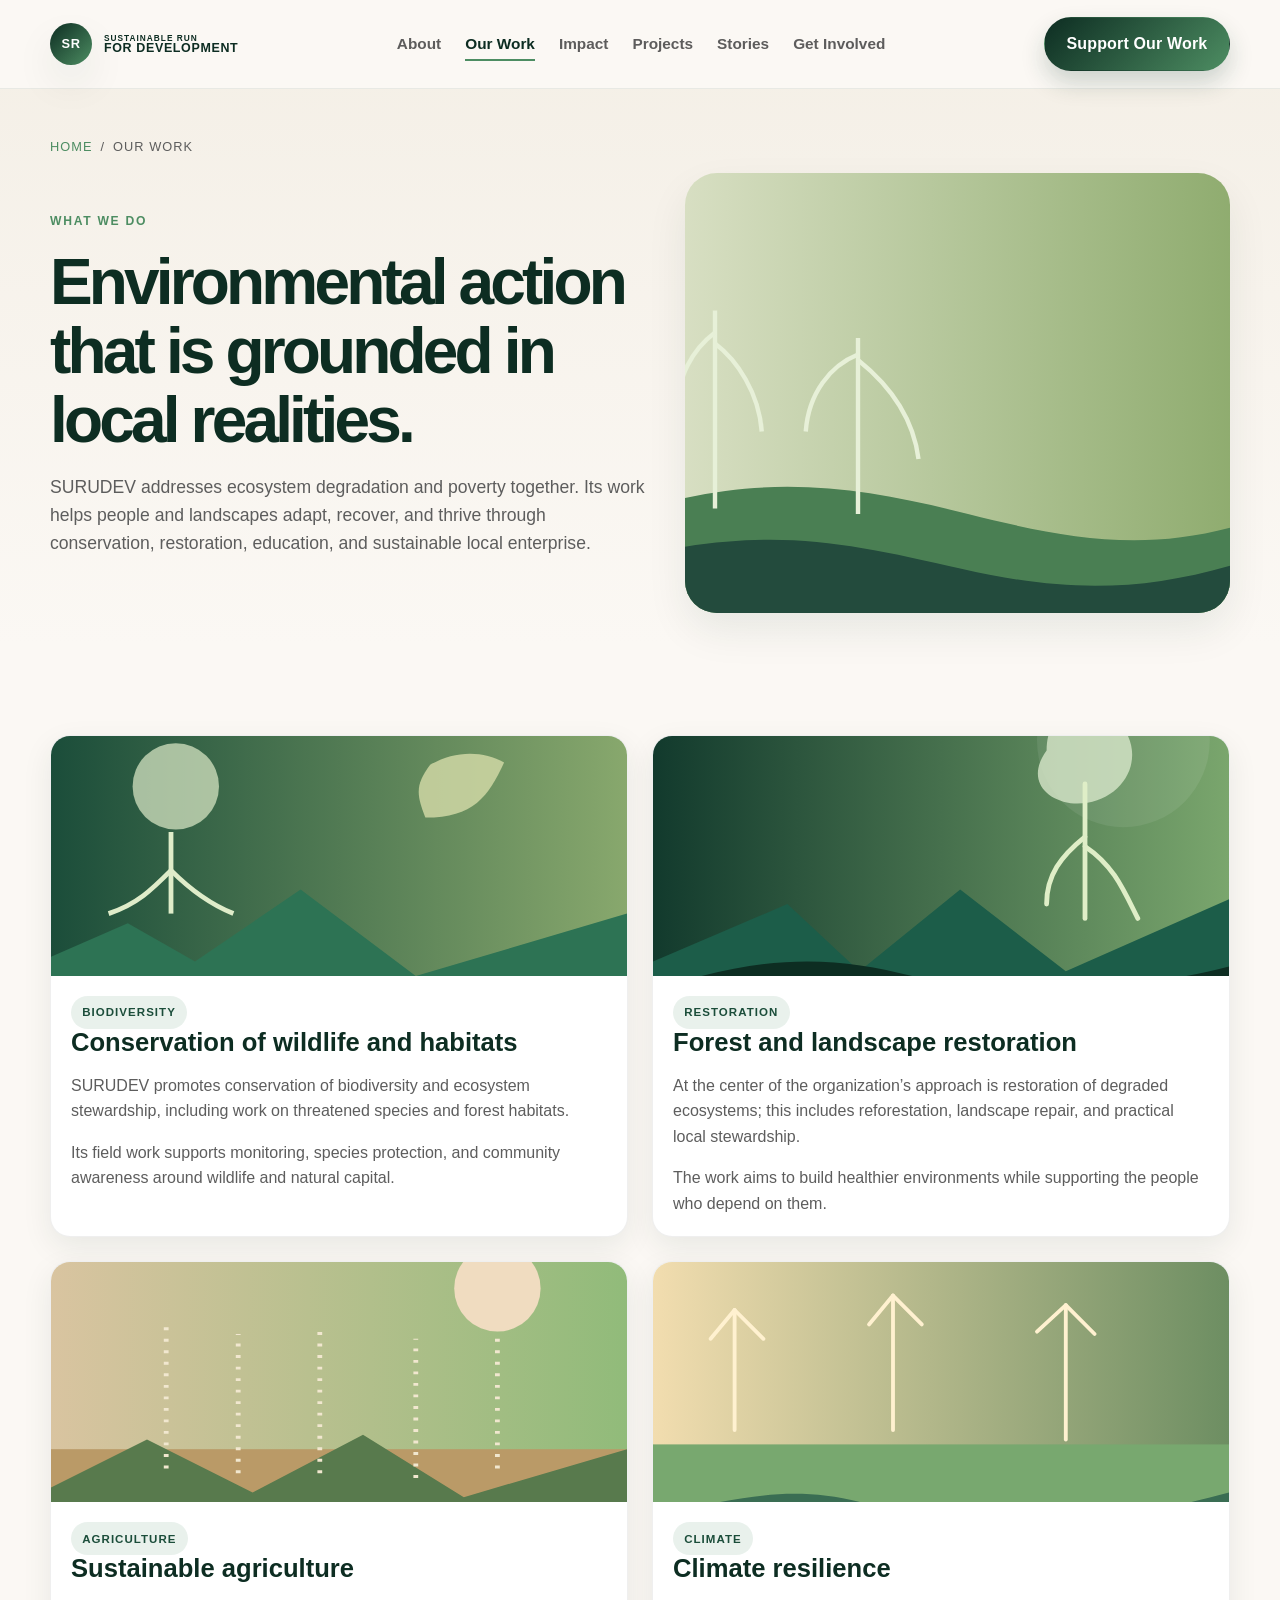
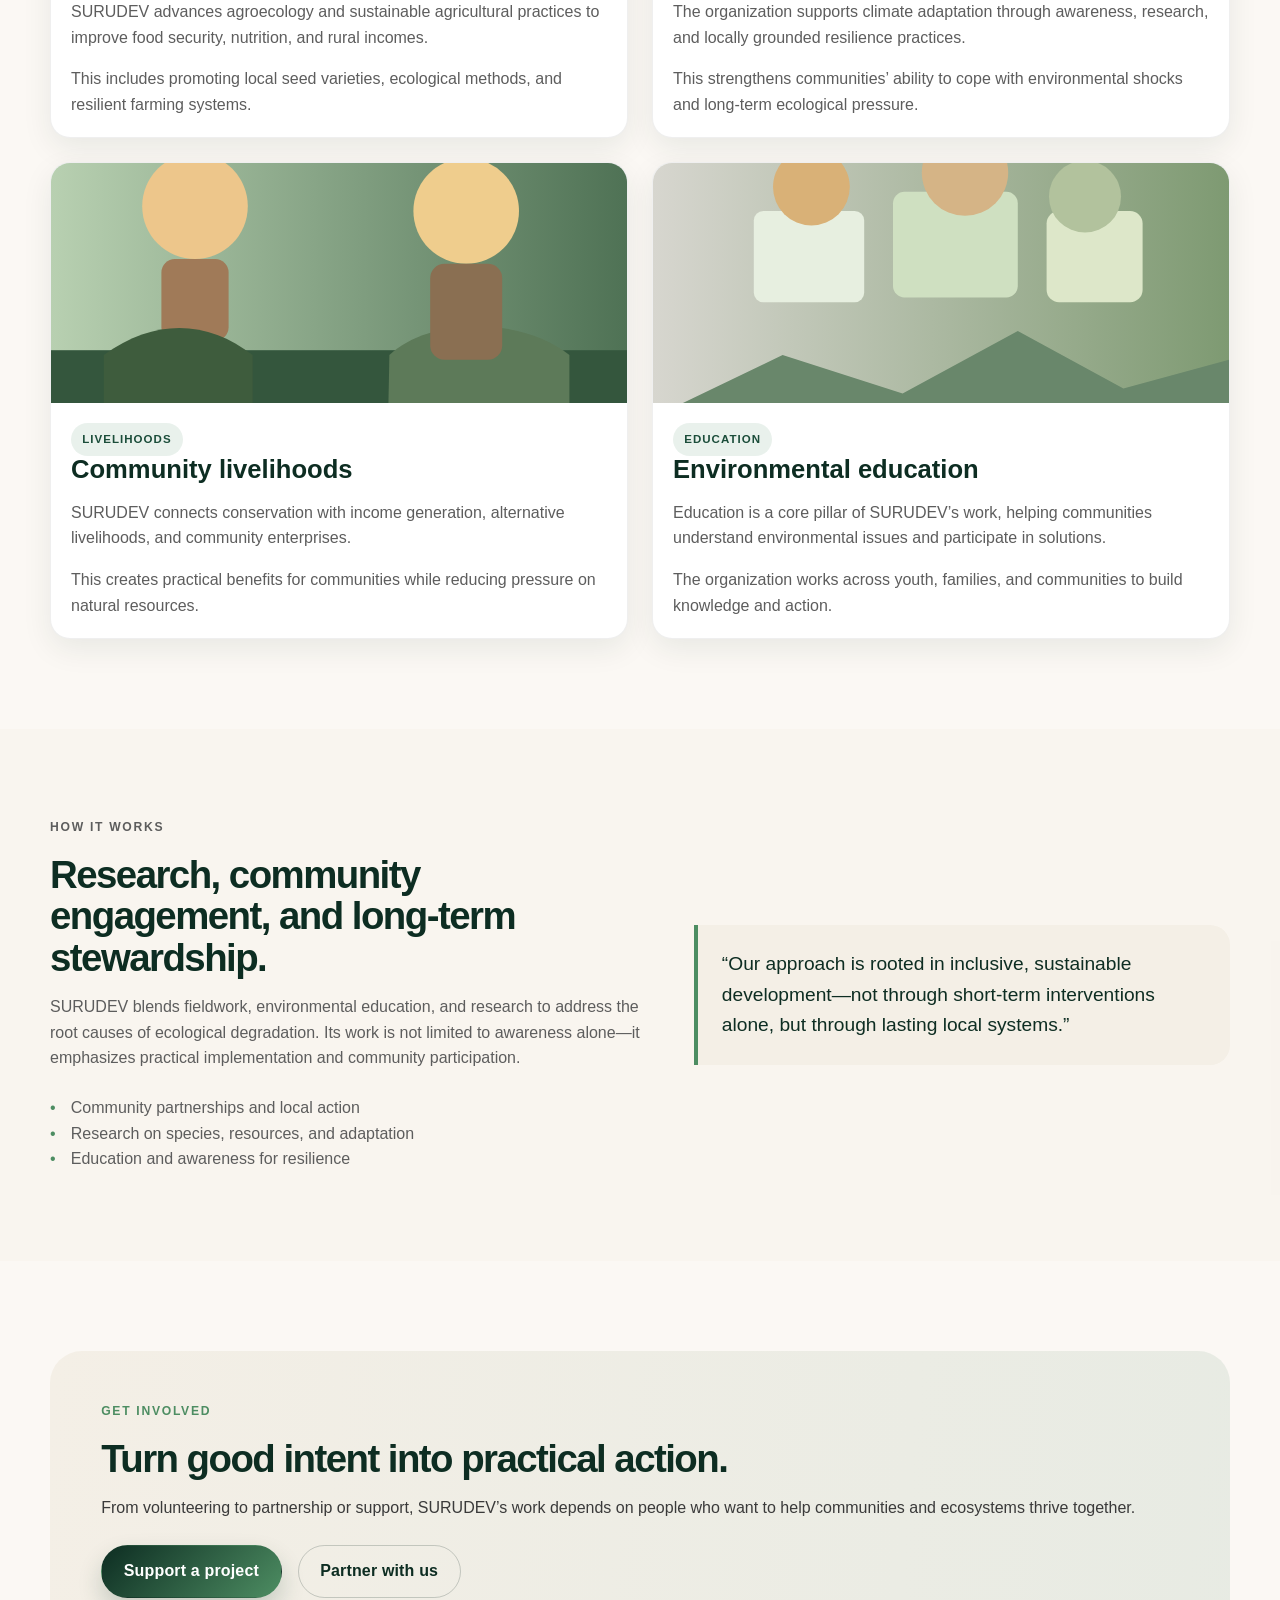
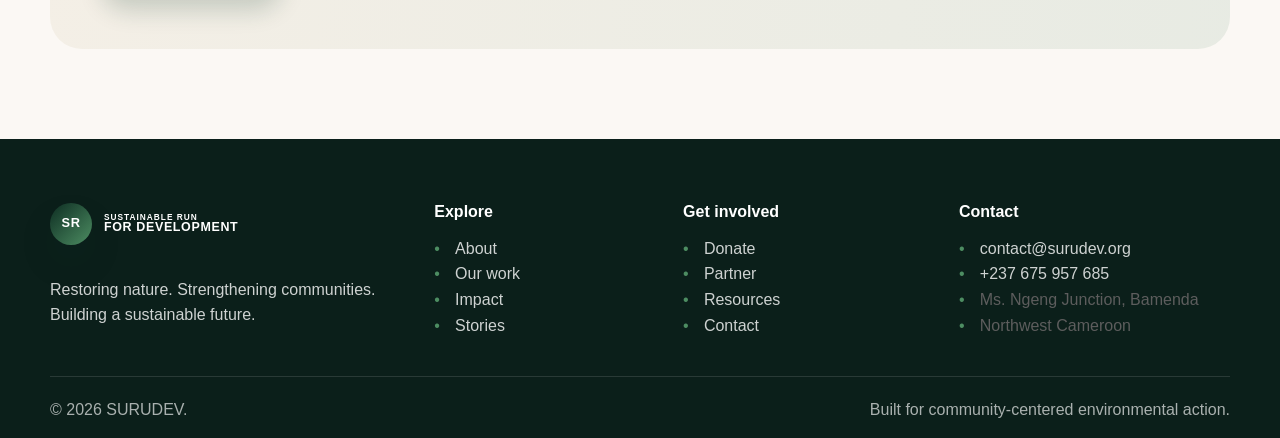
<file: work.html>
<!DOCTYPE html>
<html lang="en">
  <head>
    <meta charset="UTF-8" />
    <meta name="viewport" content="width=device-width, initial-scale=1.0" />
    <title>Our Work | SURUDEV</title>
    <meta name="description" content="SURUDEV focuses on biodiversity conservation, sustainable agriculture, climate resilience, education, and livelihoods in Cameroon." />
    <link rel="stylesheet" href="css/styles.css" />
    <link rel="stylesheet" href="css/responsive.css" />
    <link rel="stylesheet" href="css/animations.css" />
    <script src="js/main.js" defer></script>
    <script src="js/navigation.js" defer></script>
  </head>
  <body>
    <a class="skip-link" href="#main-content">Skip to content</a>
    <header class="site-header">
      <div class="header-inner">
        <a class="brand" href="index.html" aria-label="SURUDEV home">
          <span class="brand-mark">SR</span>
          <span class="brand-text"><small>Sustainable Run</small><strong>for Development</strong></span>
        </a>
        <nav class="site-nav" aria-label="Main navigation">
          <a href="about.html">About</a>
          <a href="work.html" class="active">Our Work</a>
          <a href="impact.html">Impact</a>
          <a href="projects.html">Projects</a>
          <a href="stories.html">Stories</a>
          <a href="get-involved.html">Get Involved</a>
        </nav>
        <div class="nav-actions">
          <button class="nav-toggle" type="button" aria-label="Toggle navigation" aria-expanded="false"><span></span></button>
          <a class="btn btn-primary" href="get-involved.html">Support Our Work</a>
        </div>
      </div>
    </header>

    <main id="main-content">
      <section class="page-hero">
        <div class="container">
          <div class="breadcrumbs"><a href="index.html">Home</a><span> / </span><span>Our Work</span></div>
          <div class="page-hero-inner reveal">
            <div>
              <p class="section-label">What we do</p>
              <h1>Environmental action that is grounded in local realities.</h1>
              <p class="lead">SURUDEV addresses ecosystem degradation and poverty together. Its work helps people and landscapes adapt, recover, and thrive through conservation, restoration, education, and sustainable local enterprise.</p>
            </div>
            <div class="page-hero-image reveal">
              <img src="assets/restoration.svg" alt="Forest restoration work in a community landscape" />
            </div>
          </div>
        </div>
      </section>

      <section class="section">
        <div class="container">
          <div class="grid-2">
            <article class="card reveal">
              <div class="card-media"><img src="assets/wildlife.svg" alt="Wildlife habitat conservation" /></div>
              <div class="card-body">
                <span class="badge">Biodiversity</span>
                <h3>Conservation of wildlife and habitats</h3>
                <p>SURUDEV promotes conservation of biodiversity and ecosystem stewardship, including work on threatened species and forest habitats.</p>
                <p style="margin-top: 1rem;">Its field work supports monitoring, species protection, and community awareness around wildlife and natural capital.</p>
              </div>
            </article>

            <article class="card reveal">
              <div class="card-media"><img src="assets/forest-hero.svg" alt="Restoration and reforestation work" /></div>
              <div class="card-body">
                <span class="badge">Restoration</span>
                <h3>Forest and landscape restoration</h3>
                <p>At the center of the organization’s approach is restoration of degraded ecosystems; this includes reforestation, landscape repair, and practical local stewardship.</p>
                <p style="margin-top: 1rem;">The work aims to build healthier environments while supporting the people who depend on them.</p>
              </div>
            </article>

            <article class="card reveal">
              <div class="card-media"><img src="assets/farm.svg" alt="Farmers in a sustainable agriculture landscape" /></div>
              <div class="card-body">
                <span class="badge">Agriculture</span>
                <h3>Sustainable agriculture</h3>
                <p>SURUDEV advances agroecology and sustainable agricultural practices to improve food security, nutrition, and rural incomes.</p>
                <p style="margin-top: 1rem;">This includes promoting local seed varieties, ecological methods, and resilient farming systems.</p>
              </div>
            </article>

            <article class="card reveal">
              <div class="card-media"><img src="assets/climate.svg" alt="Climate and adaptation work" /></div>
              <div class="card-body">
                <span class="badge">Climate</span>
                <h3>Climate resilience</h3>
                <p>The organization supports climate adaptation through awareness, research, and locally grounded resilience practices.</p>
                <p style="margin-top: 1rem;">This strengthens communities’ ability to cope with environmental shocks and long-term ecological pressure.</p>
              </div>
            </article>

            <article class="card reveal">
              <div class="card-media"><img src="assets/community-2.svg" alt="Community members learning and working together" /></div>
              <div class="card-body">
                <span class="badge">Livelihoods</span>
                <h3>Community livelihoods</h3>
                <p>SURUDEV connects conservation with income generation, alternative livelihoods, and community enterprises.</p>
                <p style="margin-top: 1rem;">This creates practical benefits for communities while reducing pressure on natural resources.</p>
              </div>
            </article>

            <article class="card reveal">
              <div class="card-media"><img src="assets/education.svg" alt="Environmental education and youth engagement" /></div>
              <div class="card-body">
                <span class="badge">Education</span>
                <h3>Environmental education</h3>
                <p>Education is a core pillar of SURUDEV’s work, helping communities understand environmental issues and participate in solutions.</p>
                <p style="margin-top: 1rem;">The organization works across youth, families, and communities to build knowledge and action.</p>
              </div>
            </article>
          </div>
        </div>
      </section>

      <section class="section" style="background: rgba(244,239,230,0.4);">
        <div class="container two-column">
          <div class="reveal">
            <p class="section-label">How it works</p>
            <h2>Research, community engagement, and long-term stewardship.</h2>
            <p>SURUDEV blends fieldwork, environmental education, and research to address the root causes of ecological degradation. Its work is not limited to awareness alone—it emphasizes practical implementation and community participation.</p>
            <ul class="inline-list">
              <li>Community partnerships and local action</li>
              <li>Research on species, resources, and adaptation</li>
              <li>Education and awareness for resilience</li>
            </ul>
          </div>
          <div class="quote-box reveal">“Our approach is rooted in inclusive, sustainable development—not through short-term interventions alone, but through lasting local systems.”</div>
        </div>
      </section>

      <section class="section">
        <div class="container">
          <div class="cta-panel reveal">
            <p class="section-label">Get involved</p>
            <h2>Turn good intent into practical action.</h2>
            <p>From volunteering to partnership or support, SURUDEV’s work depends on people who want to help communities and ecosystems thrive together.</p>
            <div class="btns">
              <a class="btn btn-primary" href="get-involved.html">Support a project</a>
              <a class="btn btn-secondary" href="partner.html">Partner with us</a>
            </div>
          </div>
        </div>
      </section>
    </main>

    <footer class="footer">
      <div class="container">
        <div class="footer-grid">
          <div>
            <a class="brand" href="index.html" aria-label="SURUDEV home" style="margin-bottom: 1rem; color: var(--color-white);">
              <span class="brand-mark">SR</span>
              <span class="brand-text"><small>Sustainable Run</small><strong>for Development</strong></span>
            </a>
            <p>Restoring nature. Strengthening communities. Building a sustainable future.</p>
          </div>
          <div>
            <h4>Explore</h4>
            <ul class="inline-list" style="margin-top: .5rem;">
              <li><a href="about.html">About</a></li>
              <li><a href="work.html">Our work</a></li>
              <li><a href="impact.html">Impact</a></li>
              <li><a href="stories.html">Stories</a></li>
            </ul>
          </div>
          <div>
            <h4>Get involved</h4>
            <ul class="inline-list" style="margin-top: .5rem;">
              <li><a href="get-involved.html">Donate</a></li>
              <li><a href="partner.html">Partner</a></li>
              <li><a href="resources.html">Resources</a></li>
              <li><a href="contact.html">Contact</a></li>
            </ul>
          </div>
          <div>
            <h4>Contact</h4>
            <ul class="inline-list" style="margin-top: .5rem;">
              <li><a href="mailto:contact@surudev.org">contact@surudev.org</a></li>
              <li><a href="tel:+237675957685">+237 675 957 685</a></li>
              <li>Ms. Ngeng Junction, Bamenda</li>
              <li>Northwest Cameroon</li>
            </ul>
          </div>
        </div>
        <div class="footer-bottom">
          <span>© 2026 SURUDEV.</span>
          <span>Built for community-centered environmental action.</span>
        </div>
      </div>
    </footer>
    <button class="btn btn-primary floating-back" type="button" data-back-to-top aria-label="Back to top">Top</button>
  </body>
</html>
</file>
<file: css/styles.css>
:root {
  --color-forest-900: #0d2d22;
  --color-forest-800: #123a2d;
  --color-forest-700: #1b4d3a;
  --color-green-500: #4d8d62;
  --color-green-400: #6a9d76;
  --color-gold-300: #d7c39b;
  --color-sand-200: #f4efe6;
  --color-sand-100: #fbf8f4;
  --color-stone-700: #3a3a3a;
  --color-stone-600: #5d5d5d;
  --color-stone-200: #d4d4d4;
  --color-white: #ffffff;
  --color-shadow: rgba(13, 45, 34, 0.12);
  --color-overlay: rgba(7, 32, 25, 0.52);
  --container: 1180px;
  --radius-sm: 12px;
  --radius-md: 20px;
  --radius-lg: 32px;
  --space-1: 0.25rem;
  --space-2: 0.5rem;
  --space-3: 0.75rem;
  --space-4: 1rem;
  --space-5: 1.25rem;
  --space-6: 1.5rem;
  --space-8: 2rem;
  --space-10: 2.5rem;
  --space-12: 3rem;
  --space-16: 4rem;
  --space-20: 5rem;
  --space-24: 6rem;
  --space-28: 7rem;
  --shadow-soft: 0 18px 40px rgba(13, 45, 34, 0.08);
  --shadow-card: 0 10px 30px rgba(17, 51, 41, 0.08);
  --font-display: "Manrope", "Segoe UI", sans-serif;
  --font-body: "Inter", "Segoe UI", sans-serif;
}

* { box-sizing: border-box; }
html { scroll-behavior: smooth; }
body {
  margin: 0;
  font-family: var(--font-body);
  background: var(--color-sand-100);
  color: var(--color-stone-700);
  line-height: 1.6;
}
img { max-width: 100%; display: block; }
a { color: inherit; text-decoration: none; }
button, input, textarea, select { font: inherit; }

.skip-link {
  position: absolute;
  left: -9999px;
  top: 0;
  background: var(--color-forest-900);
  color: var(--color-white);
  padding: 0.75rem 1.25rem;
  z-index: 200;
}
.skip-link:focus { left: 1rem; top: 1rem; }

.container {
  width: min(var(--container), calc(100% - 2rem));
  margin: 0 auto;
}

.site-header {
  position: sticky;
  top: 0;
  z-index: 120;
  transition: background .25s ease, box-shadow .25s ease, padding .25s ease;
  background: rgba(251, 248, 244, 0.9);
  backdrop-filter: blur(12px);
  border-bottom: 1px solid rgba(18, 58, 45, 0.08);
}
.site-header.compact {
  box-shadow: 0 8px 24px rgba(13, 45, 34, 0.08);
}
.site-header.compact .header-inner { height: 72px; }
.header-inner {
  width: min(var(--container), calc(100% - 2rem));
  margin: 0 auto;
  height: 88px;
  display: flex;
  align-items: center;
  justify-content: space-between;
  gap: 1rem;
}
.brand {
  display: inline-flex;
  align-items: center;
  gap: 0.75rem;
  font-weight: 800;
  letter-spacing: 0.04em;
  text-transform: uppercase;
  color: var(--color-forest-900);
}
.brand-mark {
  width: 42px;
  height: 42px;
  border-radius: 50%;
  background: linear-gradient(135deg, var(--color-forest-900), var(--color-green-500));
  color: var(--color-white);
  display: grid;
  place-items: center;
  font-size: 0.8rem;
  box-shadow: var(--shadow-soft);
}
.brand-text { display: flex; flex-direction: column; line-height: 1; }
.brand-text small { font-size: 0.52rem; letter-spacing: 0.12em; }
.brand-text strong { font-size: 0.78rem; }
.site-nav {
  display: flex; align-items: center; gap: 1.5rem;
}
.site-nav a {
  position: relative;
  font-size: 0.96rem;
  color: var(--color-stone-700);
  font-weight: 600;
  opacity: .82;
}
.site-nav a::after {
  content: "";
  position: absolute;
  left: 0;
  bottom: -0.3rem;
  height: 2px;
  width: 0;
  background: var(--color-green-500);
  transition: width .2s ease;
}
.site-nav a:hover::after, .site-nav a.active::after, .site-nav a:focus-visible::after { width: 100%; }
.site-nav a:hover, .site-nav a.active { opacity: 1; color: var(--color-forest-900); }
.nav-actions { display: flex; align-items: center; gap: 0.75rem; }

.btn {
  display: inline-flex;
  align-items: center;
  justify-content: center;
  gap: 0.5rem;
  min-height: 48px;
  border-radius: 999px;
  border: 1px solid transparent;
  padding: 0.8rem 1.35rem;
  font-weight: 700;
  letter-spacing: 0.01em;
  transition: transform .2s ease, box-shadow .2s ease, background .2s ease, border-color .2s ease;
  cursor: pointer;
}
.btn:hover { transform: translateY(-1px); }
.btn:focus-visible { outline: 3px solid rgba(77, 141, 98, .35); outline-offset: 3px; }
.btn-primary {
  background: linear-gradient(135deg, var(--color-forest-900), var(--color-green-500));
  color: var(--color-white);
  box-shadow: 0 12px 24px rgba(19, 58, 45, 0.2);
}
.btn-secondary {
  background: transparent;
  border-color: rgba(12, 39, 32, 0.2);
  color: var(--color-forest-900);
}
.btn-light {
  background: rgba(255,255,255,0.14);
  border-color: rgba(255,255,255,0.25);
  color: var(--color-white);
}

.section { padding: clamp(4rem, 7vw, 7rem) 0; }
.section-label {
  margin: 0 0 1rem;
  font-size: 0.76rem;
  letter-spacing: 0.14em;
  text-transform: uppercase;
  color: var(--color-green-500);
  font-weight: 800;
}
.h1, h1, h2, h3, h4 { font-family: var(--font-display); color: var(--color-forest-900); margin: 0 0 1rem; line-height: 1.08; }
.h1, h1 { font-size: clamp(2.7rem, 5vw, 5rem); letter-spacing: -0.06em; }
h2 { font-size: clamp(2rem, 3vw, 3.25rem); letter-spacing: -0.04em; }
h3 { font-size: clamp(1.3rem, 2vw, 2rem); }
.lead { font-size: 1.1rem; color: var(--color-stone-600); max-width: 48rem; }

.grid-2, .grid-3, .grid-4 { display: grid; gap: 1.5rem; }
.grid-2 { grid-template-columns: repeat(2, minmax(0, 1fr)); }
.grid-3 { grid-template-columns: repeat(3, minmax(0, 1fr)); }
.grid-4 { grid-template-columns: repeat(4, minmax(0, 1fr)); }

.card {
  background: var(--color-white);
  border: 1px solid rgba(58, 58, 58, 0.08);
  border-radius: var(--radius-md);
  box-shadow: var(--shadow-card);
  overflow: hidden;
}
.card-media img { height: 240px; object-fit: cover; width: 100%; }
.card-body { padding: 1.25rem; }
.card-meta { font-size: 0.75rem; text-transform: uppercase; letter-spacing: 0.12em; color: var(--color-green-500); font-weight: 800; }
.card-title { font-size: 1.4rem; margin-top: 0.5rem; }
.card p { color: var(--color-stone-600); margin: 0; }
.card-link { margin-top: 1rem; display: inline-block; font-weight: 700; color: var(--color-forest-900); }

.hero {
  padding-top: 3rem;
  padding-bottom: 2rem;
  position: relative;
}
.hero-shell {
  background: linear-gradient(110deg, rgba(13,45,34,0.92), rgba(25,53,45,0.7)), url('assets/forest-hero.svg') center/cover no-repeat;
  border-radius: 2rem;
  color: var(--color-white);
  position: relative;
  overflow: hidden;
  min-height: 560px;
}
.hero-content {
  width: min(620px, calc(100% - 3rem));
  padding: clamp(2rem, 5vw, 5rem) clamp(1.25rem, 3vw, 4rem);
}
.hero-content h1 { color: var(--color-white); }
.hero-content p { color: rgba(255,255,255,0.85); max-width: 28rem; }
.hero-actions { display: flex; flex-wrap: wrap; gap: 1rem; margin-top: 2rem; }

.impact-strip {
  background: var(--color-forest-900);
  color: var(--color-white);
  padding: 2rem 0;
}
.impact-strip .grid-4 { gap: 1rem; }
.stat-box { padding: 1rem; border-left: 1px solid rgba(255,255,255,0.15); }
.stat-box:first-child { border-left: none; }
.stat-value { font-size: clamp(2rem, 4vw, 3.1rem); font-weight: 800; line-height: 1; font-family: var(--font-display); }
.stat-label { color: rgba(255,255,255,0.75); margin-top: .5rem; }

.stat-list { display: grid; grid-template-columns: repeat(4, minmax(0, 1fr)); gap: 1.5rem; }
.stat-panel {
  border: 1px solid rgba(13,45,34,0.08);
  background: var(--color-white);
  border-radius: var(--radius-md);
  padding: 1.5rem;
  box-shadow: var(--shadow-card);
}
.stat-panel strong {
  display: block; font-family: var(--font-display); font-size: clamp(2rem, 4vw, 3rem); color: var(--color-forest-900); line-height: 1;
}
.stat-panel span { color: var(--color-stone-600); }

.two-column {
  display: grid; grid-template-columns: 1.05fr 0.95fr; gap: clamp(1.5rem, 4vw, 4rem); align-items: center;
}
.two-column p { color: var(--color-stone-600); }
.editorial-image { border-radius: var(--radius-lg); overflow: hidden; box-shadow: var(--shadow-soft); }
.editorial-image img { width: 100%; height: 560px; object-fit: cover; }

.section-intro { margin-bottom: 2rem; }
.inline-list { list-style: none; padding: 0; margin: 1.5rem 0 0; }
.inline-list li { position: relative; padding-left: 1.3rem; color: var(--color-stone-600); }
.inline-list li::before { content: "•"; position: absolute; left: 0; color: var(--color-green-500); }

.work-grid { display: grid; grid-template-columns: repeat(3, minmax(0, 1fr)); gap: 1.5rem; }
.work-card { position: relative; min-height: 370px; }
.work-card .card-body { position: absolute; inset: auto 0 0; padding: 1.5rem; background: linear-gradient(180deg, rgba(0,0,0,0.04), rgba(0,0,0,0.7)); color: var(--color-white); }
.work-card .card-body * { color: var(--color-white); }
.work-card .card-body p { color: rgba(255,255,255,0.8); }

.story-layout { display: grid; grid-template-columns: 1.1fr 0.9fr; gap: 2rem; align-items: center; }
.story-highlight {
  background: linear-gradient(135deg, rgba(11,31,26,0.95), rgba(56,94,80,0.8));
  border-radius: var(--radius-lg);
  color: var(--color-white);
  padding: clamp(1.5rem, 3vw, 3rem);
  position: relative;
  overflow: hidden;
}
.story-highlight::before {
  content: "“"; position: absolute; right: 1.5rem; top: 0.3rem; font-size: 8rem; opacity: .18; font-family: var(--font-display);
}
.story-highlight blockquote { font-size: clamp(1.4rem, 2.5vw, 2.3rem); line-height: 1.2; margin: 0 0 1rem; }
.story-highlight cite { font-style: normal; }
.featured-story-card { background: var(--color-white); border-radius: var(--radius-md); overflow: hidden; border: 1px solid rgba(0,0,0,0.06); }
.featured-story-card img { height: 360px; object-fit: cover; }

.cta-panel { background: linear-gradient(95deg, var(--color-sand-200), rgba(143, 175, 151, 0.18)); border-radius: var(--radius-lg); padding: clamp(2rem, 4vw, 4rem); }
.cta-panel .btns { display: flex; flex-wrap: wrap; gap: 1rem; margin-top: 1.5rem; }

.footer {
  background: #0b1f1a;
  color: rgba(255,255,255,0.8);
  padding-top: 4rem;
  padding-bottom: 1rem;
}
.footer-grid { display: grid; grid-template-columns: 1.3fr .8fr .9fr 1fr; gap: 2rem; }
.footer h4 { color: var(--color-white); }
.footer a { color: rgba(255,255,255,0.8); }
.footer a:hover { color: var(--color-white); }
.footer-bottom {
  margin-top: 2rem; padding-top: 1.25rem; border-top: 1px solid rgba(255,255,255,0.12);
  display: flex; justify-content: space-between; gap: 1rem; flex-wrap: wrap; color: rgba(255,255,255,0.65);
}

.page-hero {
  padding: 3rem 0 2rem; background: linear-gradient(180deg, rgba(244,239,230,.9), rgba(255,255,255,0));
}
.page-hero-inner {
  display: grid; grid-template-columns: 1.05fr 0.95fr; gap: 2rem; align-items: center;
}
.page-hero-image { border-radius: var(--radius-lg); overflow: hidden; box-shadow: var(--shadow-soft); }
.page-hero-image img { width: 100%; height: 440px; object-fit: cover; }

.breadcrumbs {
  display: flex; flex-wrap: wrap; gap: .5rem; color: var(--color-stone-600); font-size: .8rem; text-transform: uppercase; letter-spacing: .08em; margin-bottom: 1rem;
}
.breadcrumbs a { color: var(--color-green-500); }

.filter-bar, .controls { display: flex; flex-wrap: wrap; gap: .75rem; margin: 2rem 0; }
.filter-btn {
  background: transparent; border: 1px solid rgba(13,45,34,.15); border-radius: 999px; padding: .7rem 1rem; font-weight: 700; color: var(--color-forest-900); cursor: pointer;
}
.filter-btn.is-active { background: var(--color-forest-900); color: var(--color-white); border-color: transparent; }

.news-grid { display: grid; grid-template-columns: repeat(3, minmax(0,1fr)); gap: 1.5rem; }
.news-item .card-media img { height: 260px; }
.badge { display: inline-flex; align-items: center; border-radius: 999px; background: rgba(77,141,98, .12); color: var(--color-forest-700); padding: .45rem .7rem; font-weight: 700; font-size: .72rem; letter-spacing: .09em; text-transform: uppercase; }

.timeline { position: relative; padding-left: 1.5rem; border-left: 2px solid rgba(13,45,34,.15); }
.timeline-item { position: relative; margin-bottom: 2rem; }
.timeline-item::before {
  content: ""; position: absolute; left: -1.72rem; top: .35rem; width: .8rem; height: .8rem; border-radius: 50%; background: var(--color-green-500); box-shadow: 0 0 0 5px rgba(77,141,98, .12);
}

.gallery-grid { display: grid; grid-template-columns: repeat(3,minmax(0,1fr)); gap: 1rem; }
.gallery-grid img { height: 260px; object-fit: cover; border-radius: var(--radius-md); }

.quote-box {
  background: var(--color-sand-200); border-left: 4px solid var(--color-green-500); border-radius: 0 var(--radius-md) var(--radius-md) 0; padding: 1.5rem; font-size: 1.2rem; color: var(--color-forest-900); }

.form-card { background: var(--color-white); border: 1px solid rgba(13,45,34,.08); padding: 2rem; border-radius: var(--radius-lg); box-shadow: var(--shadow-soft); }
.field-group { display: grid; gap: .5rem; margin-bottom: 1rem; }
label { font-weight: 700; color: var(--color-forest-900); }
input, textarea, select {
  width: 100%; min-height: 48px; border-radius: 12px; border: 1px solid rgba(13,45,34,.14); background: #fff; padding: 0.8rem 1rem; color: var(--color-stone-700);
}
input:focus, textarea:focus, select:focus { outline: 3px solid rgba(77,141,98, .18); border-color: var(--color-green-500); }
textarea { min-height: 160px; resize: vertical; }

.form-feedback { display: none; margin-top: 1rem; padding: .9rem 1rem; border-radius: 12px; }
.form-feedback.success { display: block; background: rgba(77,141,98,.12); color: var(--color-forest-900); }
.form-feedback.error { display: block; background: rgba(160,76,76,.08); color: #7d2d2d; }

.accordion-item + .accordion-item { margin-top: .75rem; }
.accordion-trigger {
  width: 100%; background: var(--color-white); border: 1px solid rgba(13,45,34,.08); border-radius: 14px; padding: 1rem 1.2rem; display: flex; justify-content: space-between; align-items: center; font-weight: 700; text-align: left; cursor: pointer; color: var(--color-forest-900);
}
.accordion-panel { display: none; padding: 0 1rem 1rem; color: var(--color-stone-600); }
.accordion-item.is-open .accordion-panel { display: block; }

.search-box { display: flex; gap: 1rem; margin-top: 1rem; }
.search-box input { flex: 1; }

.floating-back {
  position: fixed; right: 1.1rem; bottom: 1.1rem; display: none; z-index: 150;
}

.reveal { opacity: 0; transform: translateY(24px); transition: opacity .7s ease, transform .7s ease; }
.reveal.is-visible { opacity: 1; transform: translateY(0); }

@media (prefers-reduced-motion: reduce) {
  html { scroll-behavior: auto; }
  *, *::before, *::after { animation-duration: 0.001ms !important; animation-iteration-count: 1 !important; transition-duration: 0.001ms !important; }
}
</file>
<file: css/responsive.css>
.nav-toggle { display: none; }

@media (max-width: 980px) {
  .site-nav { position: absolute; top: calc(100% + 0.5rem); left: 1rem; right: 1rem; padding: 1rem; background: rgba(251,248,244,0.97); border: 1px solid rgba(13,45,34,.08); box-shadow: var(--shadow-soft); border-radius: 20px; display: none; flex-direction: column; align-items: flex-start; }
  .site-nav.is-open { display: flex; }
  .nav-toggle {
    display: inline-flex; width: 46px; height: 46px; border-radius: 50%; border: 1px solid rgba(13,45,34,.14); background: transparent; align-items: center; justify-content: center; cursor: pointer; padding: 0;
  }
  .nav-toggle span, .nav-toggle span::before, .nav-toggle span::after {
    display: block; width: 18px; height: 2px; border-radius: 2px; background: var(--color-forest-900); position: relative; content: "";
  }
  .nav-toggle span::before { position: absolute; top: -6px; }
  .nav-toggle span::after { position: absolute; top: 6px; }
  .site-nav a { width: 100%; }
  .nav-actions .btn-primary { display: none; }
  .grid-3, .grid-4, .work-grid, .news-grid, .gallery-grid, .footer-grid, .two-column, .page-hero-inner { grid-template-columns: 1fr; }
  .stat-list { grid-template-columns: repeat(2, minmax(0, 1fr)); }
  .hero-shell { min-height: 480px; }
  .header-inner { height: 76px; }
}

@media (max-width: 640px) {
  .btn { width: 100%; }
  .hero-actions { flex-direction: column; }
  .stat-list { grid-template-columns: 1fr; }
  .brand-text { display: none; }
  .header-inner { width: min(var(--container), calc(100% - 1rem)); }
  .h1, h1 { font-size: 2.5rem; }
  h2 { font-size: 2rem; }
  .section { padding: 4rem 0; }
}
</file>
<file: css/animations.css>
.fade-up { opacity: 0; transform: translateY(18px); transition: opacity .7s ease, transform .7s ease; }
.fade-up.is-visible { opacity: 1; transform: translateY(0); }

@keyframes pulseGlow {
  0%, 100% { box-shadow: 0 0 0 0 rgba(77,141,98,.22); }
  50% { box-shadow: 0 0 0 12px rgba(77,141,98,0); }
}

.stat-panel strong,
.btn,
.card,
.brand-mark,
.work-card,
.story-highlight {
  animation-fill-mode: both;
}

.stat-panel strong { animation: pulseGlow 1.4s ease-in-out infinite; }
</file>
